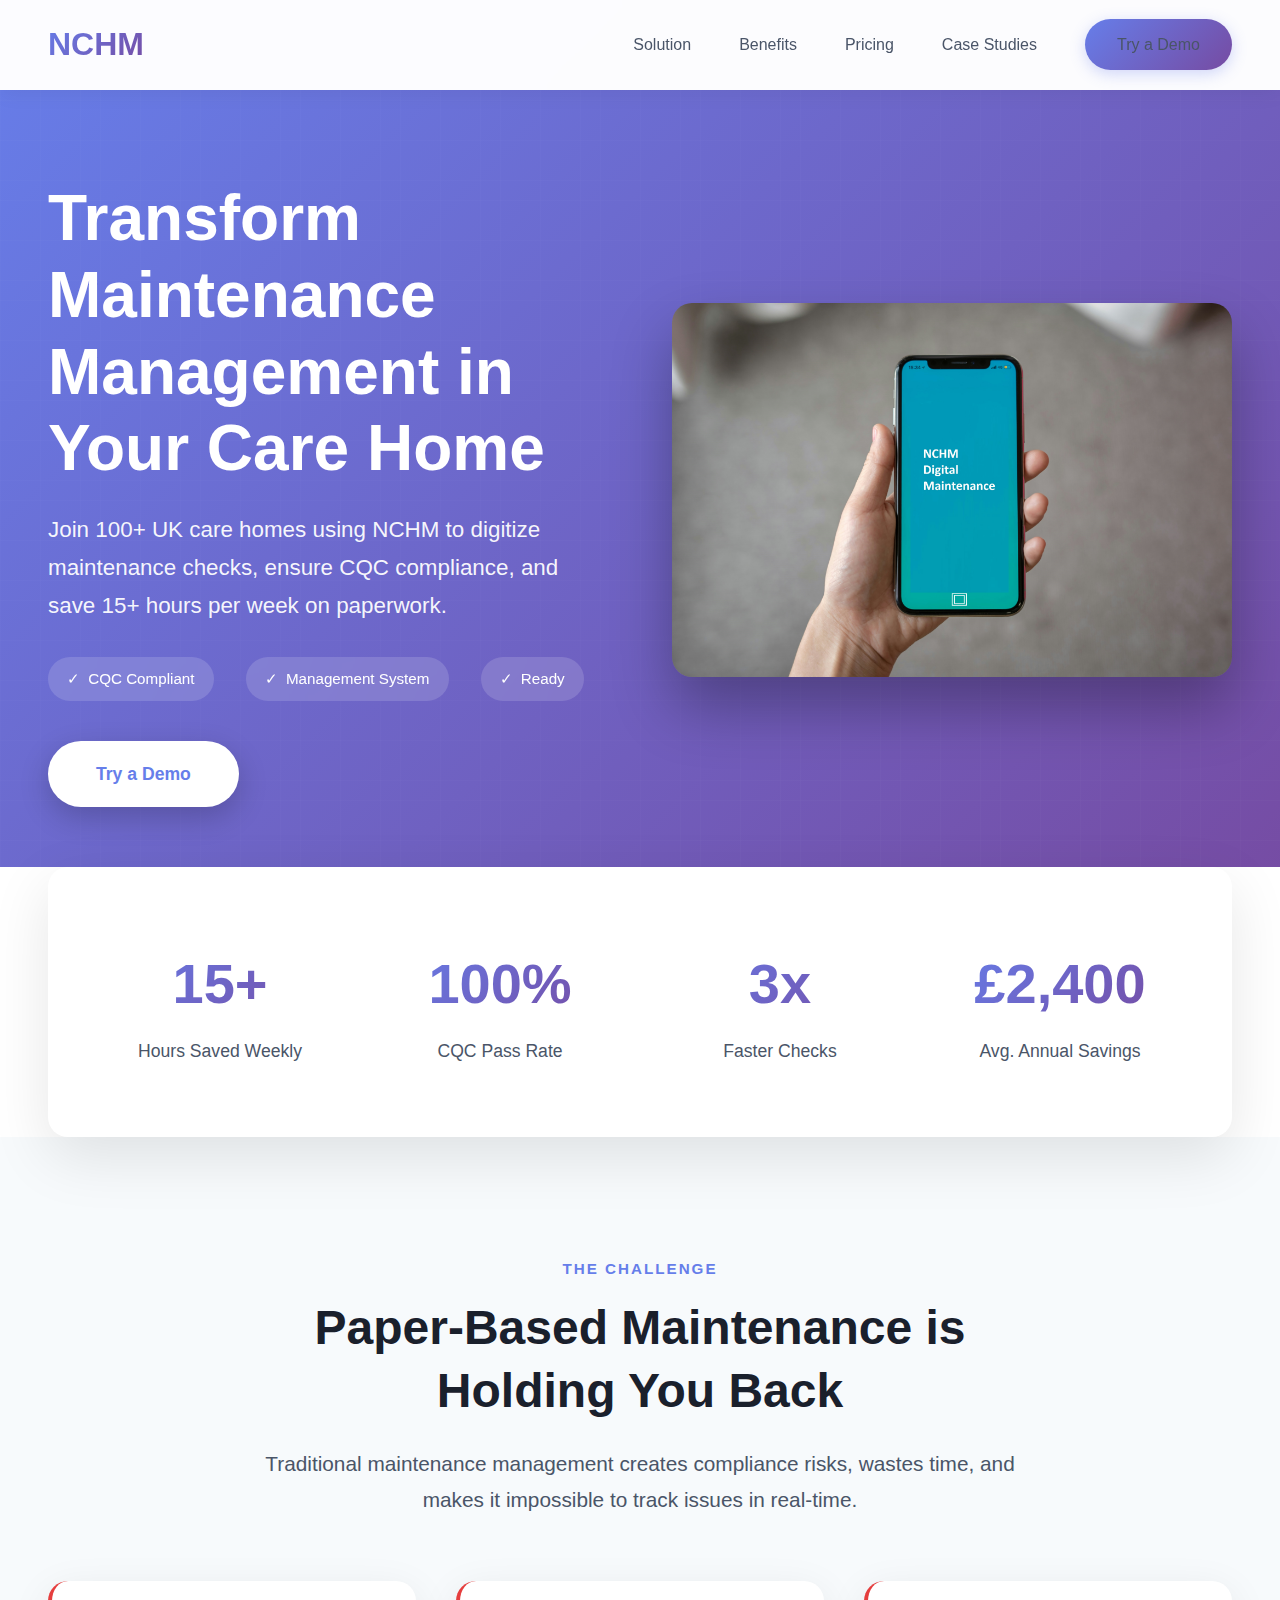
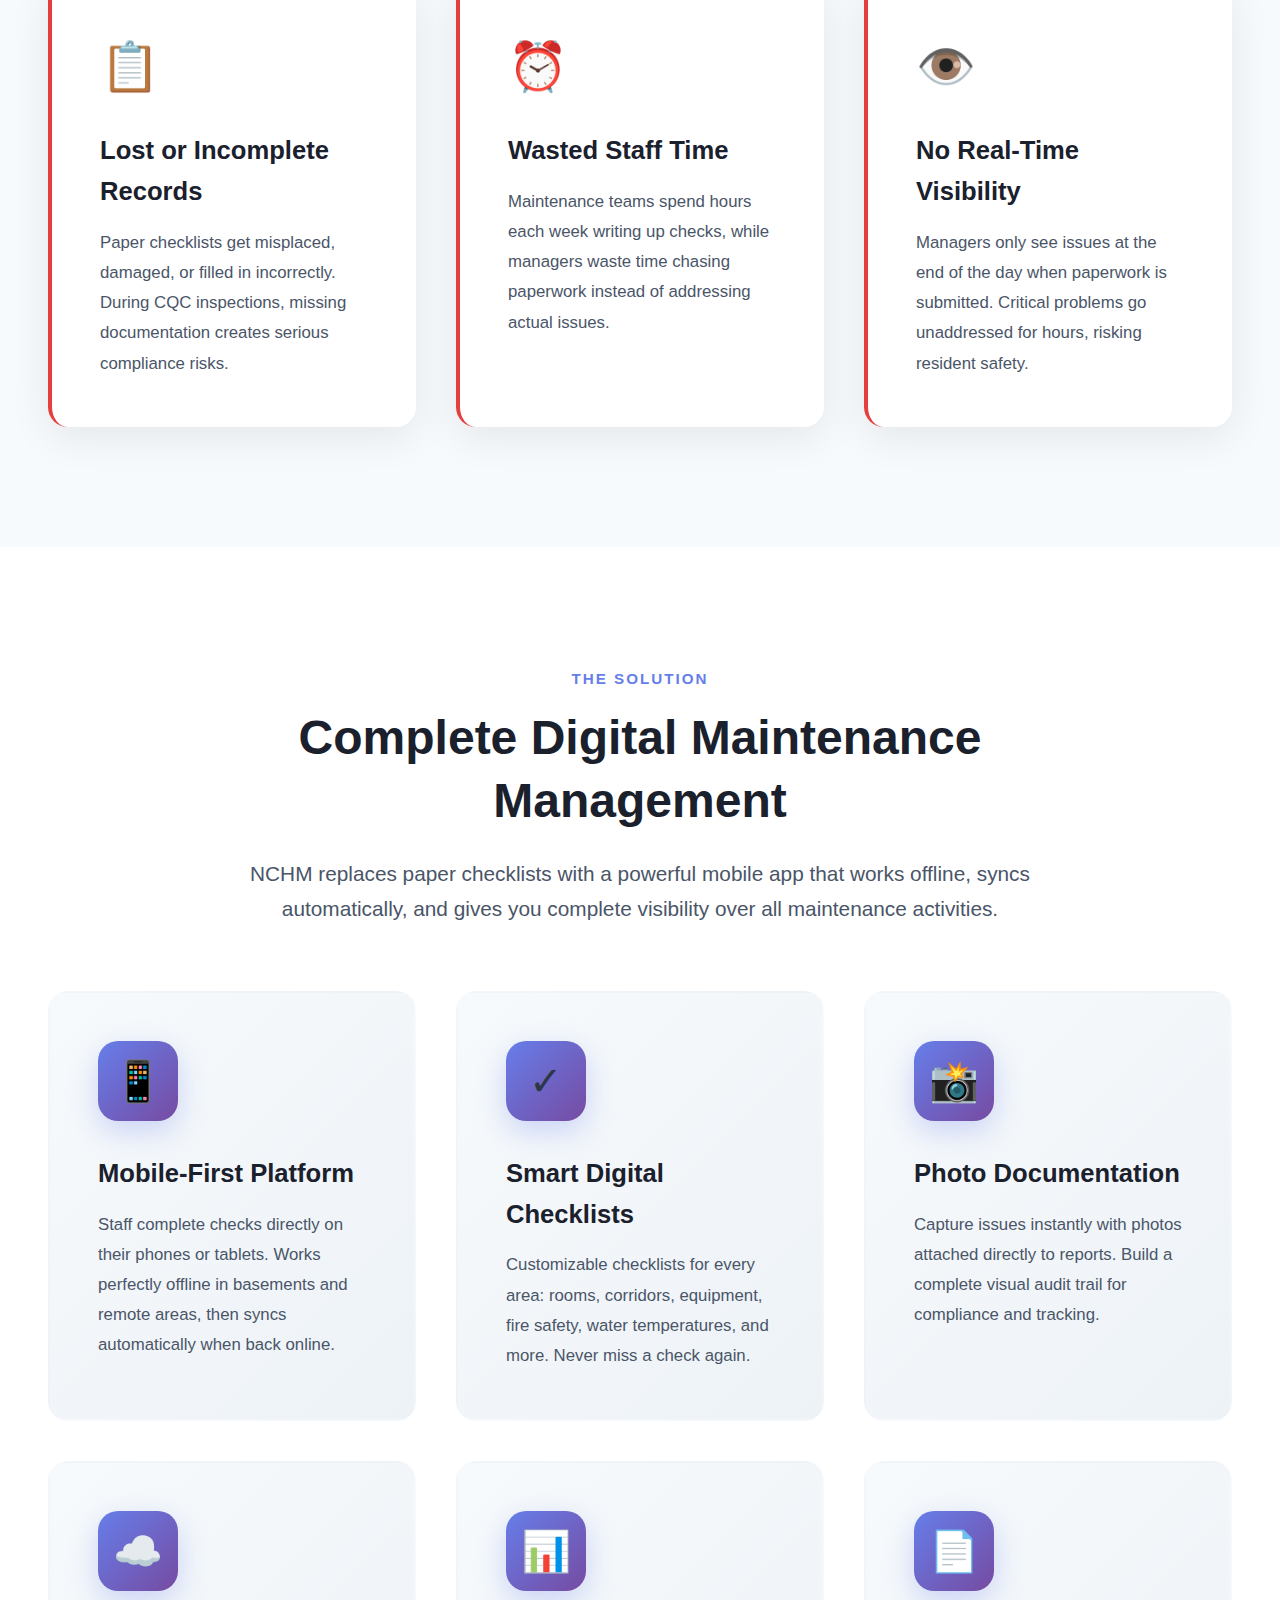
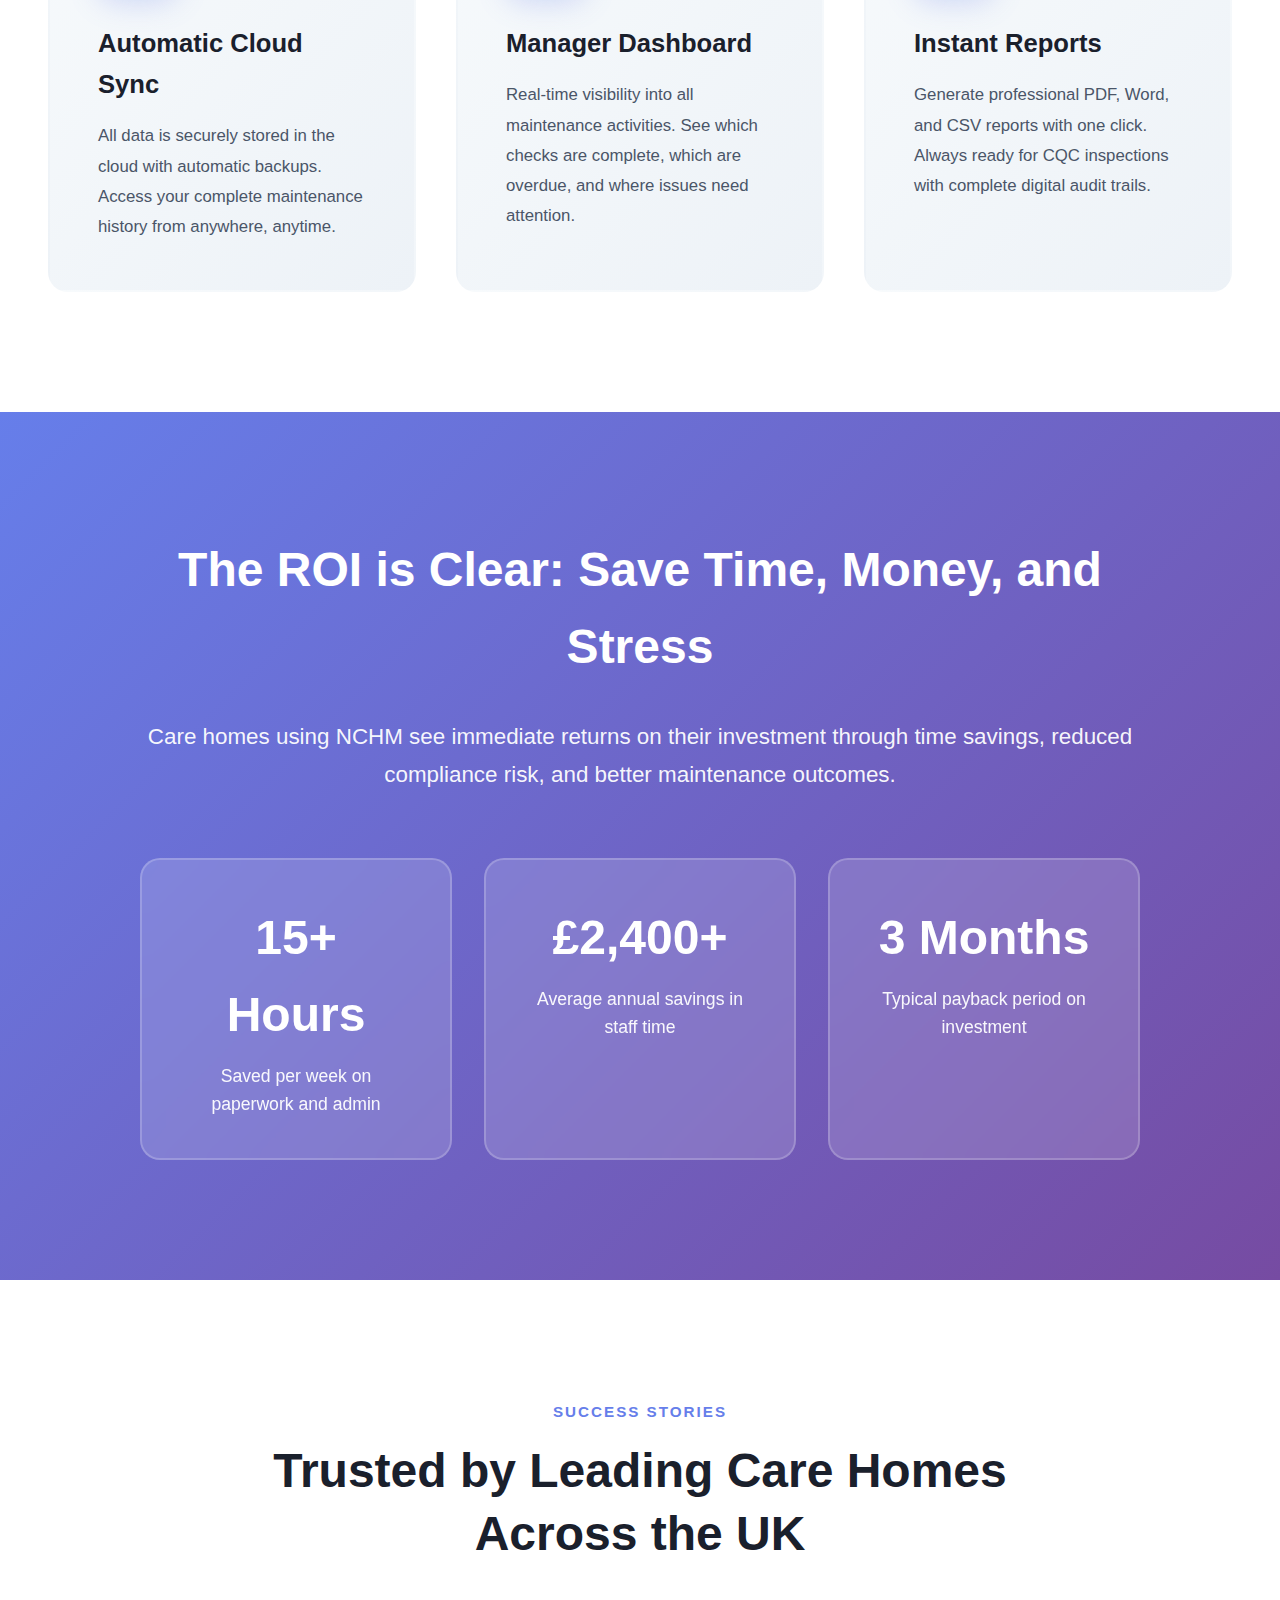
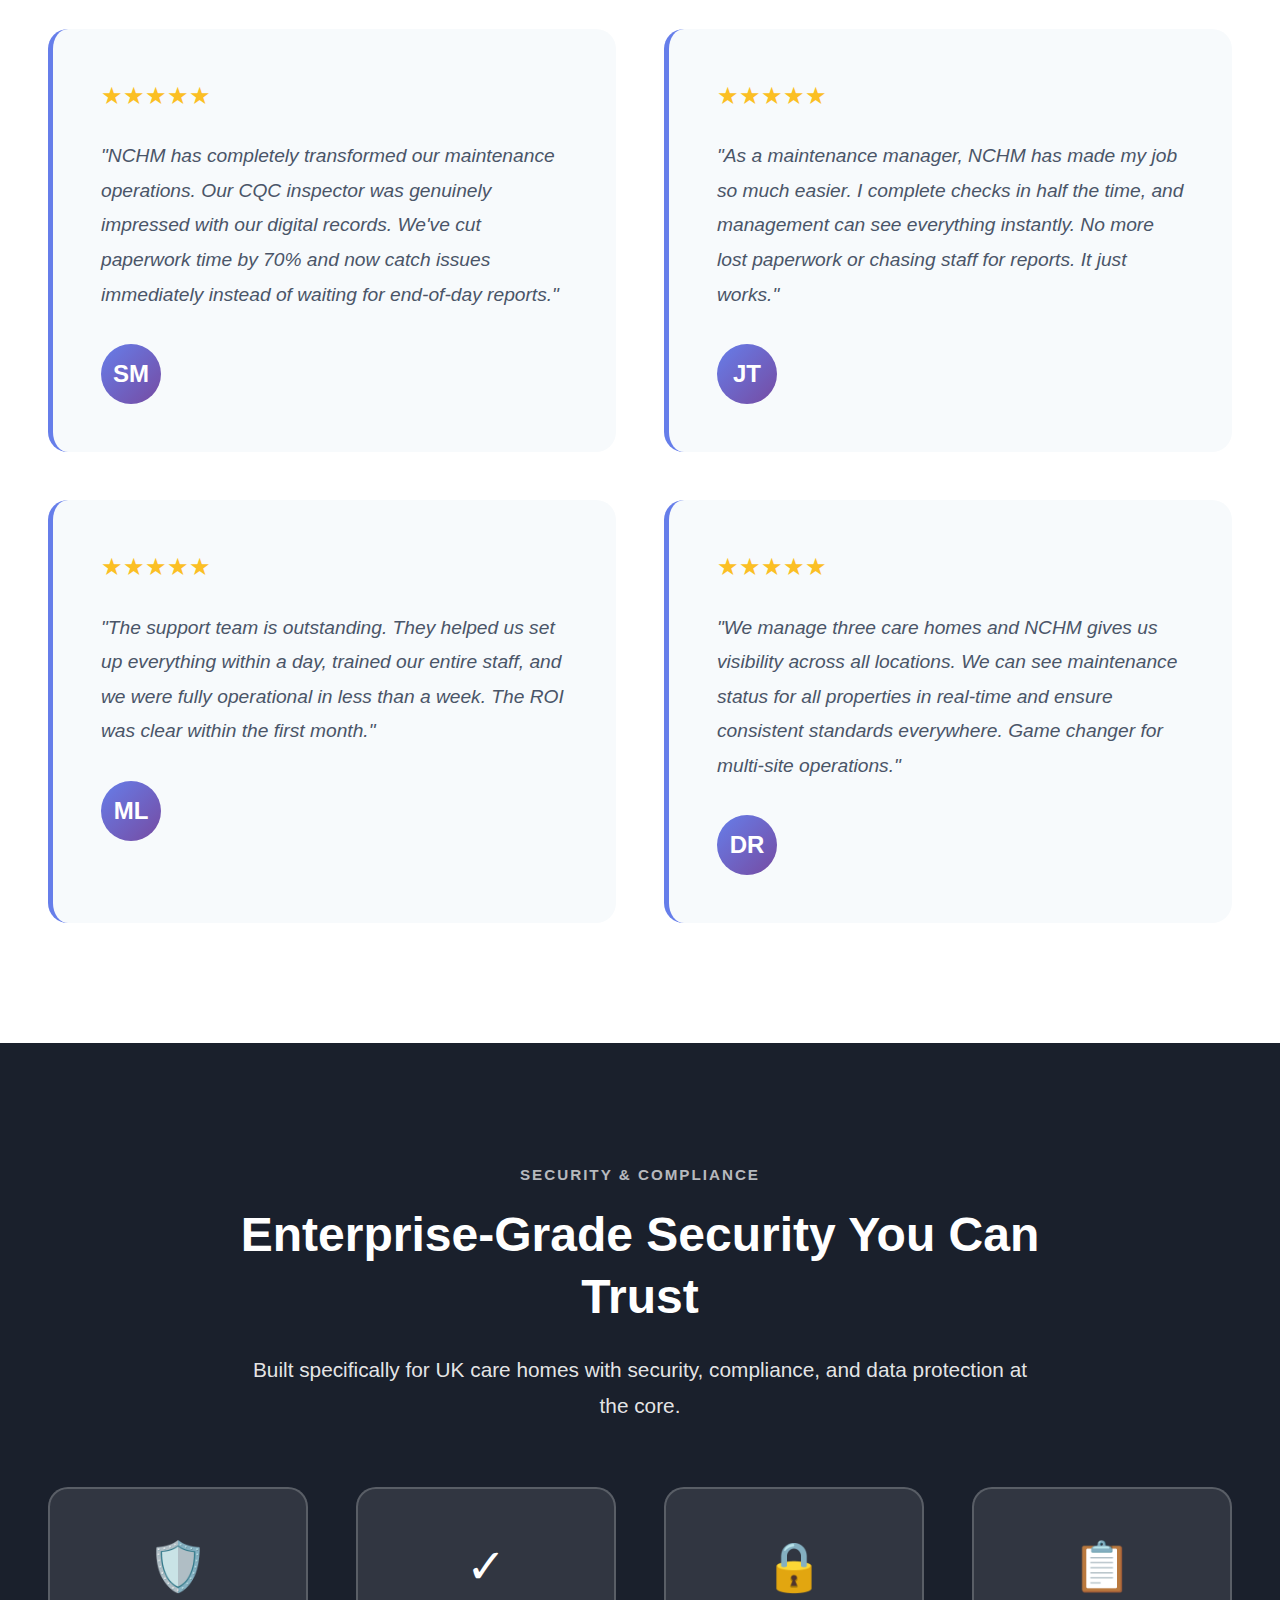
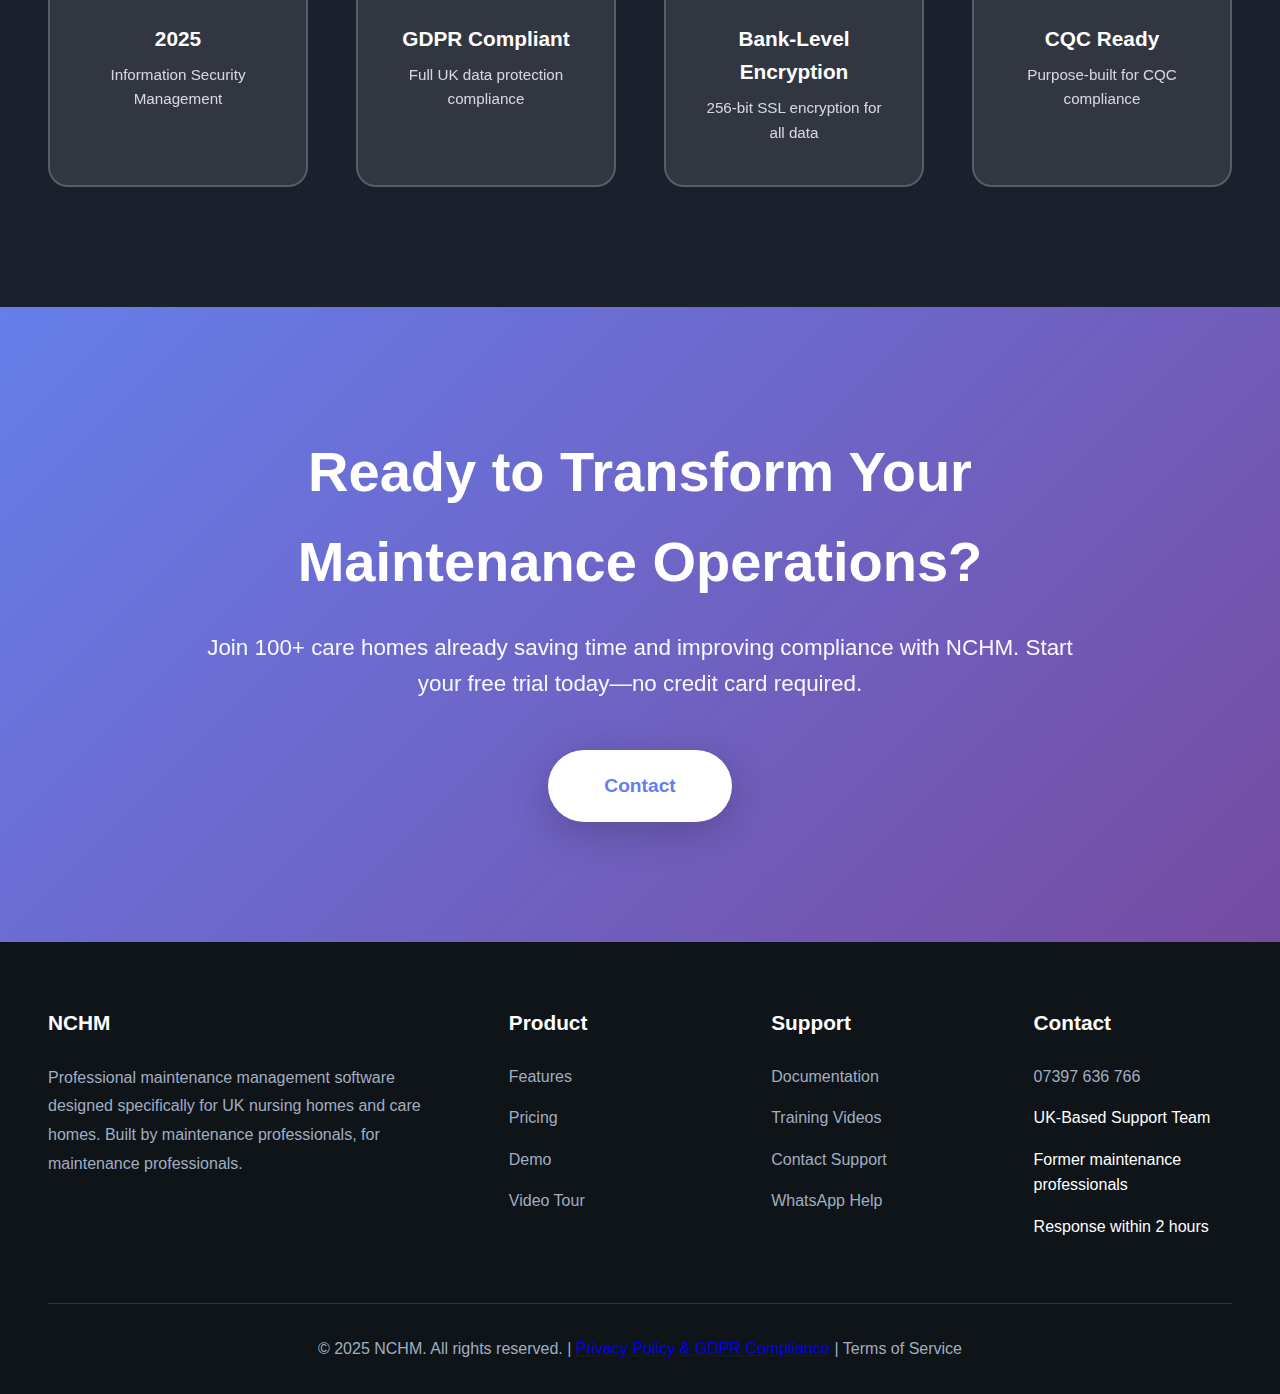
<file: index.html>
<!DOCTYPE html>
<html lang="en">
<head>
    <meta charset="UTF-8">
    <meta name="viewport" content="width=device-width, initial-scale=1.0">
    <title>NCHM - Enterprise Maintenance Management for Care Homes | Digital Compliance Solution</title>
    <link rel="icon" type="image/png" sizes="32x32" href="favicon-32.png">
    <style>
        * {
            margin: 0;
            padding: 0;
            box-sizing: border-box;
        }
        
        :root {
            --primary: #667eea;
            --primary-dark: #5568d3;
            --secondary: #764ba2;
            --accent: #f093fb;
            --dark: #1a202c;
            --gray: #4a5568;
            --light-gray: #f7fafc;
            --success: #48bb78;
        }
        
        body {
            font-family: -apple-system, BlinkMacSystemFont, 'Segoe UI', Roboto, 'Helvetica Neue', Arial, sans-serif;
            line-height: 1.6;
            color: #2d3748;
            overflow-x: hidden;
        }
        
        /* Navigation */
        .navbar {
            position: fixed;
            width: 100%;
            top: 0;
            z-index: 1000;
            background: rgba(255, 255, 255, 0.98);
            backdrop-filter: blur(10px);
            box-shadow: 0 4px 20px rgba(0, 0, 0, 0.05);
            transition: all 0.3s ease;
        }
        
        .navbar.scrolled {
            background: rgba(255, 255, 255, 0.95);
            box-shadow: 0 4px 30px rgba(0, 0, 0, 0.1);
        }
        
        .nav-container {
            max-width: 1400px;
            margin: 0 auto;
            padding: 1.2rem 3rem;
            display: flex;
            justify-content: space-between;
            align-items: center;
        }
        
        .logo-section {
            display: flex;
            align-items: center;
            gap: 1rem;
        }
        
        .logo {
            font-size: 2rem;
            font-weight: 800;
            background: linear-gradient(135deg, var(--primary), var(--secondary));
            -webkit-background-clip: text;
            -webkit-text-fill-color: transparent;
            background-clip: text;
        }
        
        .nav-menu {
            display: flex;
            gap: 3rem;
            align-items: center;
        }
        
        .nav-menu a {
            color: var(--gray);
            text-decoration: none;
            font-weight: 500;
            font-size: 1rem;
            transition: color 0.3s;
            position: relative;
        }
        
        .nav-menu a::after {
            content: '';
            position: absolute;
            bottom: -5px;
            left: 0;
            width: 0;
            height: 2px;
            background: var(--primary);
            transition: width 0.3s;
        }
        
        .nav-menu a:hover {
            color: var(--primary);
        }
        
        .nav-menu a:hover::after {
            width: 100%;
        }
        
        .nav-cta {
            background: linear-gradient(135deg, var(--primary), var(--secondary));
            color: white;
            padding: 0.8rem 2rem;
            border-radius: 50px;
            text-decoration: none;
            font-weight: 600;
            transition: all 0.3s;
            box-shadow: 0 4px 15px rgba(102, 126, 234, 0.3);
        }
        
        .nav-cta:hover {
            transform: translateY(-2px);
            box-shadow: 0 6px 25px rgba(102, 126, 234, 0.4);
        }
        
        /* Hero Section */
        .hero {
            background: linear-gradient(135deg, #667eea 0%, #764ba2 100%);
            padding: 180px 3rem 120px;
            position: relative;
            overflow: hidden;
        }
        
        .hero::before {
            content: '';
            position: absolute;
            top: 0;
            left: 0;
            right: 0;
            bottom: 0;
            background: url('data:image/svg+xml,<svg width="100" height="100" xmlns="http://www.w3.org/2000/svg"><defs><pattern id="grid" width="40" height="40" patternUnits="userSpaceOnUse"><path d="M 40 0 L 0 0 0 40" fill="none" stroke="rgba(255,255,255,0.1)" stroke-width="1"/></pattern></defs><rect width="100" height="100" fill="url(%23grid)"/></svg>');
            opacity: 0.3;
        }
        
        .hero-container {
            max-width: 1400px;
            margin: 0 auto;
            display: grid;
            grid-template-columns: 1fr 1fr;
            gap: 4rem;
            align-items: center;
            position: relative;
            z-index: 1;
        }
        
        .hero-content h1 {
            font-size: 4rem;
            color: white;
            line-height: 1.2;
            margin-bottom: 1.5rem;
            font-weight: 800;
            animation: fadeInUp 0.8s ease;
        }
        
        .hero-subtitle {
            font-size: 1.4rem;
            color: rgba(255, 255, 255, 0.95);
            margin-bottom: 2rem;
            line-height: 1.7;
            animation: fadeInUp 1s ease;
        }
        
        .trust-badges {
            display: flex;
            gap: 2rem;
            margin-bottom: 2.5rem;
            flex-wrap: wrap;
            animation: fadeInUp 1.2s ease;
        }
        
        .trust-badge {
            display: flex;
            align-items: center;
            gap: 0.5rem;
            color: white;
            font-size: 0.95rem;
            background: rgba(255, 255, 255, 0.15);
            padding: 0.6rem 1.2rem;
            border-radius: 50px;
            backdrop-filter: blur(10px);
        }
        
        .hero-buttons {
            display: flex;
            gap: 1.5rem;
            animation: fadeInUp 1.4s ease;
        }
        
        .btn-primary {
            background: white;
            color: var(--primary);
            padding: 1.2rem 3rem;
            border-radius: 50px;
            text-decoration: none;
            font-weight: 700;
            font-size: 1.1rem;
            transition: all 0.3s;
            box-shadow: 0 10px 30px rgba(0, 0, 0, 0.2);
            display: inline-block;
        }
        
        .btn-primary:hover {
            transform: translateY(-3px);
            box-shadow: 0 15px 40px rgba(0, 0, 0, 0.3);
        }
        
        .btn-secondary {
            background: transparent;
            color: white;
            padding: 1.2rem 3rem;
            border: 2px solid white;
            border-radius: 50px;
            text-decoration: none;
            font-weight: 600;
            font-size: 1.1rem;
            transition: all 0.3s;
            display: inline-block;
        }
        
        .btn-secondary:hover {
            background: white;
            color: var(--primary);
            transform: translateY(-3px);
        }
        
        .hero-image {
            position: relative;
            animation: fadeIn 1.5s ease;
        }
        
        .hero-image img {
            width: 100%;
            border-radius: 20px;
            box-shadow: 0 30px 60px rgba(0, 0, 0, 0.3);
        }
        
        @keyframes fadeInUp {
            from {
                opacity: 0;
                transform: translateY(40px);
            }
            to {
                opacity: 1;
                transform: translateY(0);
            }
        }
        
        @keyframes fadeIn {
            from { opacity: 0; }
            to { opacity: 1; }
        }
        
        /* Stats Section */
        .stats-section {
            background: white;
            padding: 0;
            margin-top: -60px;
            position: relative;
            z-index: 10;
        }
        
        .stats-container {
            max-width: 1400px;
            margin: 0 auto;
            padding: 0 3rem;
        }
        
        .stats-grid {
            display: grid;
            grid-template-columns: repeat(4, 1fr);
            gap: 2rem;
            background: white;
            padding: 3rem;
            border-radius: 20px;
            box-shadow: 0 20px 60px rgba(0, 0, 0, 0.1);
        }
        
        .stat-card {
            text-align: center;
            padding: 1.5rem;
        }
        
        .stat-number {
            font-size: 3.5rem;
            font-weight: 800;
            background: linear-gradient(135deg, var(--primary), var(--secondary));
            -webkit-background-clip: text;
            -webkit-text-fill-color: transparent;
            background-clip: text;
            margin-bottom: 0.5rem;
        }
        
        .stat-label {
            color: var(--gray);
            font-size: 1.1rem;
            font-weight: 500;
        }
        
        /* Problem Section */
        .problem-section {
            padding: 120px 3rem;
            background: var(--light-gray);
        }
        
        .section-container {
            max-width: 1400px;
            margin: 0 auto;
        }
        
        .section-header {
            text-align: center;
            max-width: 800px;
            margin: 0 auto 4rem;
        }
        
        .section-label {
            color: var(--primary);
            font-weight: 700;
            font-size: 0.95rem;
            text-transform: uppercase;
            letter-spacing: 2px;
            margin-bottom: 1rem;
        }
        
        .section-title {
            font-size: 3rem;
            font-weight: 800;
            color: var(--dark);
            margin-bottom: 1.5rem;
            line-height: 1.3;
        }
        
        .section-subtitle {
            font-size: 1.3rem;
            color: var(--gray);
            line-height: 1.7;
        }
        
        .problem-grid {
            display: grid;
            grid-template-columns: repeat(3, 1fr);
            gap: 2.5rem;
            margin-top: 4rem;
        }
        
        .problem-card {
            background: white;
            padding: 3rem;
            border-radius: 20px;
            box-shadow: 0 10px 40px rgba(0, 0, 0, 0.08);
            transition: transform 0.3s, box-shadow 0.3s;
            border-left: 4px solid #e53e3e;
        }
        
        .problem-card:hover {
            transform: translateY(-8px);
            box-shadow: 0 20px 60px rgba(0, 0, 0, 0.12);
        }
        
        .problem-icon {
            font-size: 3rem;
            margin-bottom: 1.5rem;
        }
        
        .problem-card h3 {
            font-size: 1.6rem;
            color: var(--dark);
            margin-bottom: 1rem;
            font-weight: 700;
        }
        
        .problem-card p {
            color: var(--gray);
            line-height: 1.8;
            font-size: 1.05rem;
        }
        
        /* Solution Section */
        .solution-section {
            padding: 120px 3rem;
            background: white;
        }
        
        .solution-grid {
            display: grid;
            grid-template-columns: repeat(3, 1fr);
            gap: 2.5rem;
            margin-top: 4rem;
        }
        
        .solution-card {
            background: linear-gradient(135deg, #f7fafc 0%, #edf2f7 100%);
            padding: 3rem;
            border-radius: 20px;
            transition: all 0.3s;
            border: 2px solid transparent;
        }
        
        .solution-card:hover {
            transform: translateY(-8px);
            border-color: var(--primary);
            box-shadow: 0 20px 60px rgba(102, 126, 234, 0.15);
        }
        
        .solution-icon {
            width: 80px;
            height: 80px;
            background: linear-gradient(135deg, var(--primary), var(--secondary));
            border-radius: 20px;
            display: flex;
            align-items: center;
            justify-content: center;
            font-size: 2.5rem;
            margin-bottom: 2rem;
            box-shadow: 0 10px 30px rgba(102, 126, 234, 0.3);
        }
        
        .solution-card h3 {
            font-size: 1.6rem;
            color: var(--dark);
            margin-bottom: 1rem;
            font-weight: 700;
        }
        
        .solution-card p {
            color: var(--gray);
            line-height: 1.8;
            font-size: 1.05rem;
        }
        
        /* ROI Calculator Section */
        .roi-section {
            padding: 120px 3rem;
            background: linear-gradient(135deg, #667eea 0%, #764ba2 100%);
            color: white;
        }
        
        .roi-container {
            max-width: 1000px;
            margin: 0 auto;
            text-align: center;
        }
        
        .roi-container h2 {
            font-size: 3rem;
            margin-bottom: 2rem;
            font-weight: 800;
        }
        
        .roi-grid {
            display: grid;
            grid-template-columns: repeat(3, 1fr);
            gap: 2rem;
            margin-top: 4rem;
        }
        
        .roi-card {
            background: rgba(255, 255, 255, 0.15);
            padding: 2.5rem;
            border-radius: 20px;
            backdrop-filter: blur(10px);
            border: 2px solid rgba(255, 255, 255, 0.2);
        }
        
        .roi-card h3 {
            font-size: 3rem;
            font-weight: 800;
            margin-bottom: 0.5rem;
        }
        
        .roi-card p {
            font-size: 1.1rem;
            opacity: 0.95;
        }
        
        /* Testimonials */
        .testimonials-section {
            padding: 120px 3rem;
            background: white;
        }
        
        .testimonials-grid {
            display: grid;
            grid-template-columns: repeat(2, 1fr);
            gap: 3rem;
            margin-top: 4rem;
        }
        
        .testimonial {
            background: var(--light-gray);
            padding: 3rem;
            border-radius: 20px;
            border-left: 5px solid var(--primary);
            transition: all 0.3s;
        }
        
        .testimonial:hover {
            transform: translateY(-5px);
            box-shadow: 0 20px 50px rgba(0, 0, 0, 0.1);
        }
        
        .testimonial-stars {
            color: #fbbf24;
            font-size: 1.5rem;
            margin-bottom: 1.5rem;
        }
        
        .testimonial-text {
            font-size: 1.2rem;
            line-height: 1.8;
            color: var(--gray);
            margin-bottom: 2rem;
            font-style: italic;
        }
        
        .testimonial-author {
            display: flex;
            align-items: center;
            gap: 1rem;
        }
        
        .author-avatar {
            width: 60px;
            height: 60px;
            border-radius: 50%;
            background: linear-gradient(135deg, var(--primary), var(--secondary));
            display: flex;
            align-items: center;
            justify-content: center;
            color: white;
            font-size: 1.5rem;
            font-weight: 700;
        }
        
        .author-info h4 {
            font-size: 1.1rem;
            color: var(--dark);
            margin-bottom: 0.3rem;
        }
        
        .author-info p {
            color: var(--gray);
            font-size: 0.95rem;
        }
        
        /* Compliance Section */
        .compliance-section {
            padding: 120px 3rem;
            background: var(--dark);
            color: white;
        }
        
        .compliance-grid {
            display: grid;
            grid-template-columns: repeat(4, 1fr);
            gap: 3rem;
            margin-top: 4rem;
        }
        
        .compliance-badge {
            background: rgba(255, 255, 255, 0.1);
            padding: 2.5rem;
            border-radius: 20px;
            text-align: center;
            border: 2px solid rgba(255, 255, 255, 0.2);
            transition: all 0.3s;
        }
        
        .compliance-badge:hover {
            background: rgba(255, 255, 255, 0.15);
            transform: translateY(-5px);
        }
        
        .compliance-badge-icon {
            font-size: 3rem;
            margin-bottom: 1rem;
        }
        
        .compliance-badge h3 {
            font-size: 1.3rem;
            margin-bottom: 0.5rem;
        }
        
        .compliance-badge p {
            font-size: 0.95rem;
            opacity: 0.8;
        }
        
        /* CTA Section */
        .cta-section {
            padding: 120px 3rem;
            background: linear-gradient(135deg, var(--primary) 0%, var(--secondary) 100%);
            text-align: center;
            color: white;
        }
        
        .cta-container {
            max-width: 900px;
            margin: 0 auto;
        }
        
        .cta-container h2 {
            font-size: 3.5rem;
            margin-bottom: 1.5rem;
            font-weight: 800;
        }
        
        .cta-container p {
            font-size: 1.4rem;
            margin-bottom: 3rem;
            opacity: 0.95;
        }
        
        .cta-buttons {
            display: flex;
            gap: 2rem;
            justify-content: center;
        }
        
        .btn-white {
            background: white;
            color: var(--primary);
            padding: 1.3rem 3.5rem;
            border-radius: 50px;
            text-decoration: none;
            font-weight: 700;
            font-size: 1.2rem;
            transition: all 0.3s;
            box-shadow: 0 10px 40px rgba(0, 0, 0, 0.2);
        }
        
        .btn-white:hover {
            transform: translateY(-5px);
            box-shadow: 0 15px 50px rgba(0, 0, 0, 0.3);
        }
        
        .btn-outline {
            background: transparent;
            color: white;
            padding: 1.3rem 3.5rem;
            border: 3px solid white;
            border-radius: 50px;
            text-decoration: none;
            font-weight: 700;
            font-size: 1.2rem;
            transition: all 0.3s;
        }
        
        .btn-outline:hover {
            background: white;
            color: var(--primary);
            transform: translateY(-5px);
        }
        
        /* Footer */
        .footer {
            background: #0f1419;
            color: white;
            padding: 4rem 3rem 2rem;
        }
        
        .footer-content {
            max-width: 1400px;
            margin: 0 auto;
            display: grid;
            grid-template-columns: 2fr 1fr 1fr 1fr;
            gap: 4rem;
            margin-bottom: 3rem;
        }
        
        .footer-section h4 {
            font-size: 1.3rem;
            margin-bottom: 1.5rem;
            font-weight: 700;
        }
        
        .footer-section p {
            color: #a0aec0;
            line-height: 1.8;
            margin-bottom: 1.5rem;
        }
        
        .footer-section ul {
            list-style: none;
        }
        
        .footer-section ul li {
            margin-bottom: 1rem;
        }
        
        .footer-section a {
            color: #a0aec0;
            text-decoration: none;
            transition: color 0.3s;
            font-size: 1rem;
        }
        
        .footer-section a:hover {
            color: white;
        }
        
        .footer-bottom {
            max-width: 1400px;
            margin: 0 auto;
            padding-top: 2rem;
            border-top: 1px solid #2d3748;
            text-align: center;
            color: #a0aec0;
        }
        
        /* Mobile Responsive */
        @media (max-width: 1024px) {
            .nav-menu {
                display: none;
            }
            
            .hero-container {
                grid-template-columns: 1fr;
            }
            
            .stats-grid {
                grid-template-columns: repeat(2, 1fr);
            }
            
            .problem-grid,
            .solution-grid {
                grid-template-columns: 1fr;
            }
            
            .roi-grid {
                grid-template-columns: 1fr;
            }
            
            .testimonials-grid {
                grid-template-columns: 1fr;
            }
            
            .compliance-grid {
                grid-template-columns: repeat(2, 1fr);
            }
            
            .footer-content {
                grid-template-columns: 1fr;
            }
            
            .hero-content h1 {
                font-size: 2.5rem;
            }
            
            .section-title {
                font-size: 2rem;
            }
            
            .hero-buttons,
            .cta-buttons {
                flex-direction: column;
            }
        }
        
        @media (max-width: 768px) {
            .nav-container {
                padding: 1rem 1.5rem;
            }
            
            .hero {
                padding: 120px 1.5rem 80px;
            }
            
            .stats-grid {
                grid-template-columns: 1fr;
                padding: 2rem;
            }
            
            .compliance-grid {
                grid-template-columns: 1fr;
            }
            
            .section-container,
            .stats-container,
            .roi-container,
            .cta-container {
                padding: 0 1.5rem;
            }
            
            .problem-section,
            .solution-section,
            .roi-section,
            .testimonials-section,
            .compliance-section,
            .cta-section {
                padding: 80px 1.5rem;
            }
        }
    </style>
</head>
<body>
    <!-- Navigation -->
    <nav class="navbar">
        <div class="nav-container">
            <div class="logo-section">
                <div class="logo">NCHM</div>
            </div>
            <div class="nav-menu">
                <a href="#solution">Solution</a>
                <a href="#benefits">Benefits</a>
                <a href="/pricelist.html">Pricing</a>
                <a href="#testimonials">Case Studies</a>
                <a href="/maintenance-app.html" class="nav-cta">Try a Demo</a>
            </div>
        </div>
    </nav>

    <!-- Hero Section -->
    <section class="hero">
        <div class="hero-container">
            <div class="hero-content">
                <h1>Transform Maintenance Management in Your Care Home</h1>
                <p class="hero-subtitle">Join 100+ UK care homes using NCHM to digitize maintenance checks, ensure CQC compliance, and save 15+ hours per week on paperwork.</p>
                
                <div class="trust-badges">
                    <div class="trust-badge">
                        <span>✓</span> CQC Compliant
                    </div>
                    <div class="trust-badge">
                        <span>✓</span>  Management System
                    </div>
                    <div class="trust-badge">
                        <span>✓</span>  Ready
                    </div>
                </div>
                
                <div class="hero-buttons">
                    <a href="/maintenance-app.html" class="btn-primary">Try a Demo</a>
                    
                </div>
            </div>
            
            <div class="hero-image">
                <img src="/cell.jpg" alt="NCHM Mobile App">
            </div>
        </div>
    </section>

    <!-- Stats Section -->
    <section class="stats-section">
        <div class="stats-container">
            <div class="stats-grid">
                <div class="stat-card">
                    <div class="stat-number">15+</div>
                    <div class="stat-label">Hours Saved Weekly</div>
                </div>
                <div class="stat-card">
                    <div class="stat-number">100%</div>
                    <div class="stat-label">CQC Pass Rate</div>
                </div>
                <div class="stat-card">
                    <div class="stat-number">3x</div>
                    <div class="stat-label">Faster Checks</div>
                </div>
                <div class="stat-card">
                    <div class="stat-number">£2,400</div>
                    <div class="stat-label">Avg. Annual Savings</div>
                </div>
            </div>
        </div>
    </section>

    <!-- Problem Section -->
    <section class="problem-section">
        <div class="section-container">
            <div class="section-header">
                <div class="section-label">THE CHALLENGE</div>
                <h2 class="section-title">Paper-Based Maintenance is Holding You Back</h2>
                <p class="section-subtitle">Traditional maintenance management creates compliance risks, wastes time, and makes it impossible to track issues in real-time.</p>
            </div>
            
            <div class="problem-grid">
                <div class="problem-card">
                    <div class="problem-icon">📋</div>
                    <h3>Lost or Incomplete Records</h3>
                    <p>Paper checklists get misplaced, damaged, or filled in incorrectly. During CQC inspections, missing documentation creates serious compliance risks.</p>
                </div>
                
                <div class="problem-card">
                    <div class="problem-icon">⏰</div>
                    <h3>Wasted Staff Time</h3>
                    <p>Maintenance teams spend hours each week writing up checks, while managers waste time chasing paperwork instead of addressing actual issues.</p>
                </div>
                
                <div class="problem-card">
                    <div class="problem-icon">👁️</div>
                    <h3>No Real-Time Visibility</h3>
                    <p>Managers only see issues at the end of the day when paperwork is submitted. Critical problems go unaddressed for hours, risking resident safety.</p>
                </div>
            </div>
        </div>
    </section>

    <!-- Solution Section -->
    <section class="solution-section" id="solution">
        <div class="section-container">
            <div class="section-header">
                <div class="section-label">THE SOLUTION</div>
                <h2 class="section-title">Complete Digital Maintenance Management</h2>
                <p class="section-subtitle">NCHM replaces paper checklists with a powerful mobile app that works offline, syncs automatically, and gives you complete visibility over all maintenance activities.</p>
            </div>
            
            <div class="solution-grid">
                <div class="solution-card">
                    <div class="solution-icon">📱</div>
                    <h3>Mobile-First Platform</h3>
                    <p>Staff complete checks directly on their phones or tablets. Works perfectly offline in basements and remote areas, then syncs automatically when back online.</p>
                </div>
                
                <div class="solution-card">
                    <div class="solution-icon">✓</div>
                    <h3>Smart Digital Checklists</h3>
                    <p>Customizable checklists for every area: rooms, corridors, equipment, fire safety, water temperatures, and more. Never miss a check again.</p>
                </div>
                
                <div class="solution-card">
                    <div class="solution-icon">📸</div>
                    <h3>Photo Documentation</h3>
                    <p>Capture issues instantly with photos attached directly to reports. Build a complete visual audit trail for compliance and tracking.</p>
                </div>
                
                <div class="solution-card">
                    <div class="solution-icon">☁️</div>
                    <h3>Automatic Cloud Sync</h3>
                    <p>All data is securely stored in the cloud with automatic backups. Access your complete maintenance history from anywhere, anytime.</p>
                </div>
                
                <div class="solution-card">
                    <div class="solution-icon">📊</div>
                    <h3>Manager Dashboard</h3>
                    <p>Real-time visibility into all maintenance activities. See which checks are complete, which are overdue, and where issues need attention.</p>
                </div>
                
                <div class="solution-card">
                    <div class="solution-icon">📄</div>
                    <h3>Instant Reports</h3>
                    <p>Generate professional PDF, Word, and CSV reports with one click. Always ready for CQC inspections with complete digital audit trails.</p>
                </div>
            </div>
        </div>
    </section>

    <!-- ROI Section -->
    <section class="roi-section" id="benefits">
        <div class="roi-container">
            <h2>The ROI is Clear: Save Time, Money, and Stress</h2>
            <p class="hero-subtitle">Care homes using NCHM see immediate returns on their investment through time savings, reduced compliance risk, and better maintenance outcomes.</p>
            
            <div class="roi-grid">
                <div class="roi-card">
                    <h3>15+ Hours</h3>
                    <p>Saved per week on paperwork and admin</p>
                </div>
                <div class="roi-card">
                    <h3>£2,400+</h3>
                    <p>Average annual savings in staff time</p>
                </div>
                <div class="roi-card">
                    <h3>3 Months</h3>
                    <p>Typical payback period on investment</p>
                </div>
            </div>
        </div>
    </section>

    <!-- Testimonials Section -->
    <section class="testimonials-section" id="testimonials">
        <div class="section-container">
            <div class="section-header">
                <div class="section-label">SUCCESS STORIES</div>
                <h2 class="section-title">Trusted by Leading Care Homes Across the UK</h2>
            </div>
            
            <div class="testimonials-grid">
                <div class="testimonial">
                    <div class="testimonial-stars">★★★★★</div>
                    <p class="testimonial-text">"NCHM has completely transformed our maintenance operations. Our CQC inspector was genuinely impressed with our digital records. We've cut paperwork time by 70% and now catch issues immediately instead of waiting for end-of-day reports."</p>
                    <div class="testimonial-author">
                        <div class="author-avatar">SM</div>
                        <div class="author-info">
                            
                        </div>
                    </div>
                </div>
                
                <div class="testimonial">
                    <div class="testimonial-stars">★★★★★</div>
                    <p class="testimonial-text">"As a maintenance manager, NCHM has made my job so much easier. I complete checks in half the time, and management can see everything instantly. No more lost paperwork or chasing staff for reports. It just works."</p>
                    <div class="testimonial-author">
                        <div class="author-avatar">JT</div>
                        <div class="author-info">
                            
                        </div>
                    </div>
                </div>
                
                <div class="testimonial">
                    <div class="testimonial-stars">★★★★★</div>
                    <p class="testimonial-text">"The support team is outstanding. They helped us set up everything within a day, trained our entire staff, and we were fully operational in less than a week. The ROI was clear within the first month."</p>
                    <div class="testimonial-author">
                        <div class="author-avatar">ML</div>
                        <div class="author-info">
                            
                        </div>
                    </div>
                </div>
                
                <div class="testimonial">
                    <div class="testimonial-stars">★★★★★</div>
                    <p class="testimonial-text">"We manage three care homes and NCHM gives us visibility across all locations. We can see maintenance status for all properties in real-time and ensure consistent standards everywhere. Game changer for multi-site operations."</p>
                    <div class="testimonial-author">
                        <div class="author-avatar">DR</div>
                        <div class="author-info">
                            
                        </div>
                    </div>
                </div>
            </div>
        </div>
    </section>

    <!-- Compliance Section -->
    <section class="compliance-section">
        <div class="section-container">
            <div class="section-header">
                <div class="section-label" style="color: rgba(255,255,255,0.7)">SECURITY & COMPLIANCE</div>
                <h2 class="section-title" style="color: white">Enterprise-Grade Security You Can Trust</h2>
                <p class="section-subtitle" style="color: rgba(255,255,255,0.9)">Built specifically for UK care homes with security, compliance, and data protection at the core.</p>
            </div>
            
            <div class="compliance-grid">
                <div class="compliance-badge">
                    <div class="compliance-badge-icon">🛡️</div>
                    <h3>2025</h3>
                    <p> Information Security Management</p>
                </div>
                
                <div class="compliance-badge">
                    <div class="compliance-badge-icon">✓</div>
                    <h3>GDPR Compliant</h3>
                    <p>Full UK data protection compliance</p>
                </div>
                
                <div class="compliance-badge">
                    <div class="compliance-badge-icon">🔒</div>
                    <h3>Bank-Level Encryption</h3>
                    <p>256-bit SSL encryption for all data</p>
                </div>
                
                <div class="compliance-badge">
                    <div class="compliance-badge-icon">📋</div>
                    <h3>CQC Ready</h3>
                    <p>Purpose-built for CQC compliance</p>
                </div>
            </div>
        </div>
    </section>

    <!-- CTA Section -->
    <section class="cta-section">
        <div class="cta-container">
            <h2>Ready to Transform Your Maintenance Operations?</h2>
            <p>Join 100+ care homes already saving time and improving compliance with NCHM. Start your free trial today—no credit card required.</p>
            
            <div class="cta-buttons">
                <a href="https://wa.me/447397636766" class="btn-white">Contact</a>
                
            </div>
        </div>
    </section>

    <!-- Footer -->
    <footer class="footer">
        <div class="footer-content">
            <div class="footer-section">
                <h4>NCHM</h4>
                <p>Professional maintenance management software designed specifically for UK nursing homes and care homes. Built by maintenance professionals, for maintenance professionals.</p>
            </div>
            
            <div class="footer-section">
                <h4>Product</h4>
                <ul>
                    <li><a href="#solution">Features</a></li>
                    <li><a href="/pricelist.html">Pricing</a></li>
                    <li><a href="/maintenance-app.html">Demo</a></li>
                    <li><a href="https://youtu.be/OY_ZNnrl32Y">Video Tour</a></li>
                </ul>
            </div>
            
            <div class="footer-section">
                <h4>Support</h4>
                <ul>
                    <li><a href="/documentation.html">Documentation</a></li>
                    <li><a href="https://youtu.be/OY_ZNnrl32Y">Training Videos</a></li>
                    <li><a href="https://wa.me/447397636766">Contact Support</a></li>
                    <li><a href="https://wa.me/447397636766">WhatsApp Help</a></li>
                </ul>
            </div>
            
            <div class="footer-section">
                <h4>Contact</h4>
                <ul>
                    <li><a href="tel:07397636766">07397 636 766</a></li>
                    <li>UK-Based Support Team</li>
                    <li>Former maintenance professionals</li>
                    <li>Response within 2 hours</li>
                </ul>
            </div>
        </div>
        
        <div class="footer-bottom">
            <p>&copy; 2025 NCHM. All rights reserved. | <a href="/privacy.html">Privacy Policy & GDPR Compliance</a> | Terms of Service</p>
        </div>
    </footer>

    <script>
        // Navbar scroll effect
        window.addEventListener('scroll', () => {
            const navbar = document.querySelector('.navbar');
            if (window.scrollY > 50) {
                navbar.classList.add('scrolled');
            } else {
                navbar.classList.remove('scrolled');
            }
        });

        // Smooth scrolling for anchor links
        document.querySelectorAll('a[href^="#"]').forEach(anchor => {
            anchor.addEventListener('click', function (e) {
                e.preventDefault();
                const target = document.querySelector(this.getAttribute('href'));
                if (target) {
                    target.scrollIntoView({
                        behavior: 'smooth',
                        block: 'start'
                    });
                }
            });
        });
    </script>
</body>
</html>
</file>
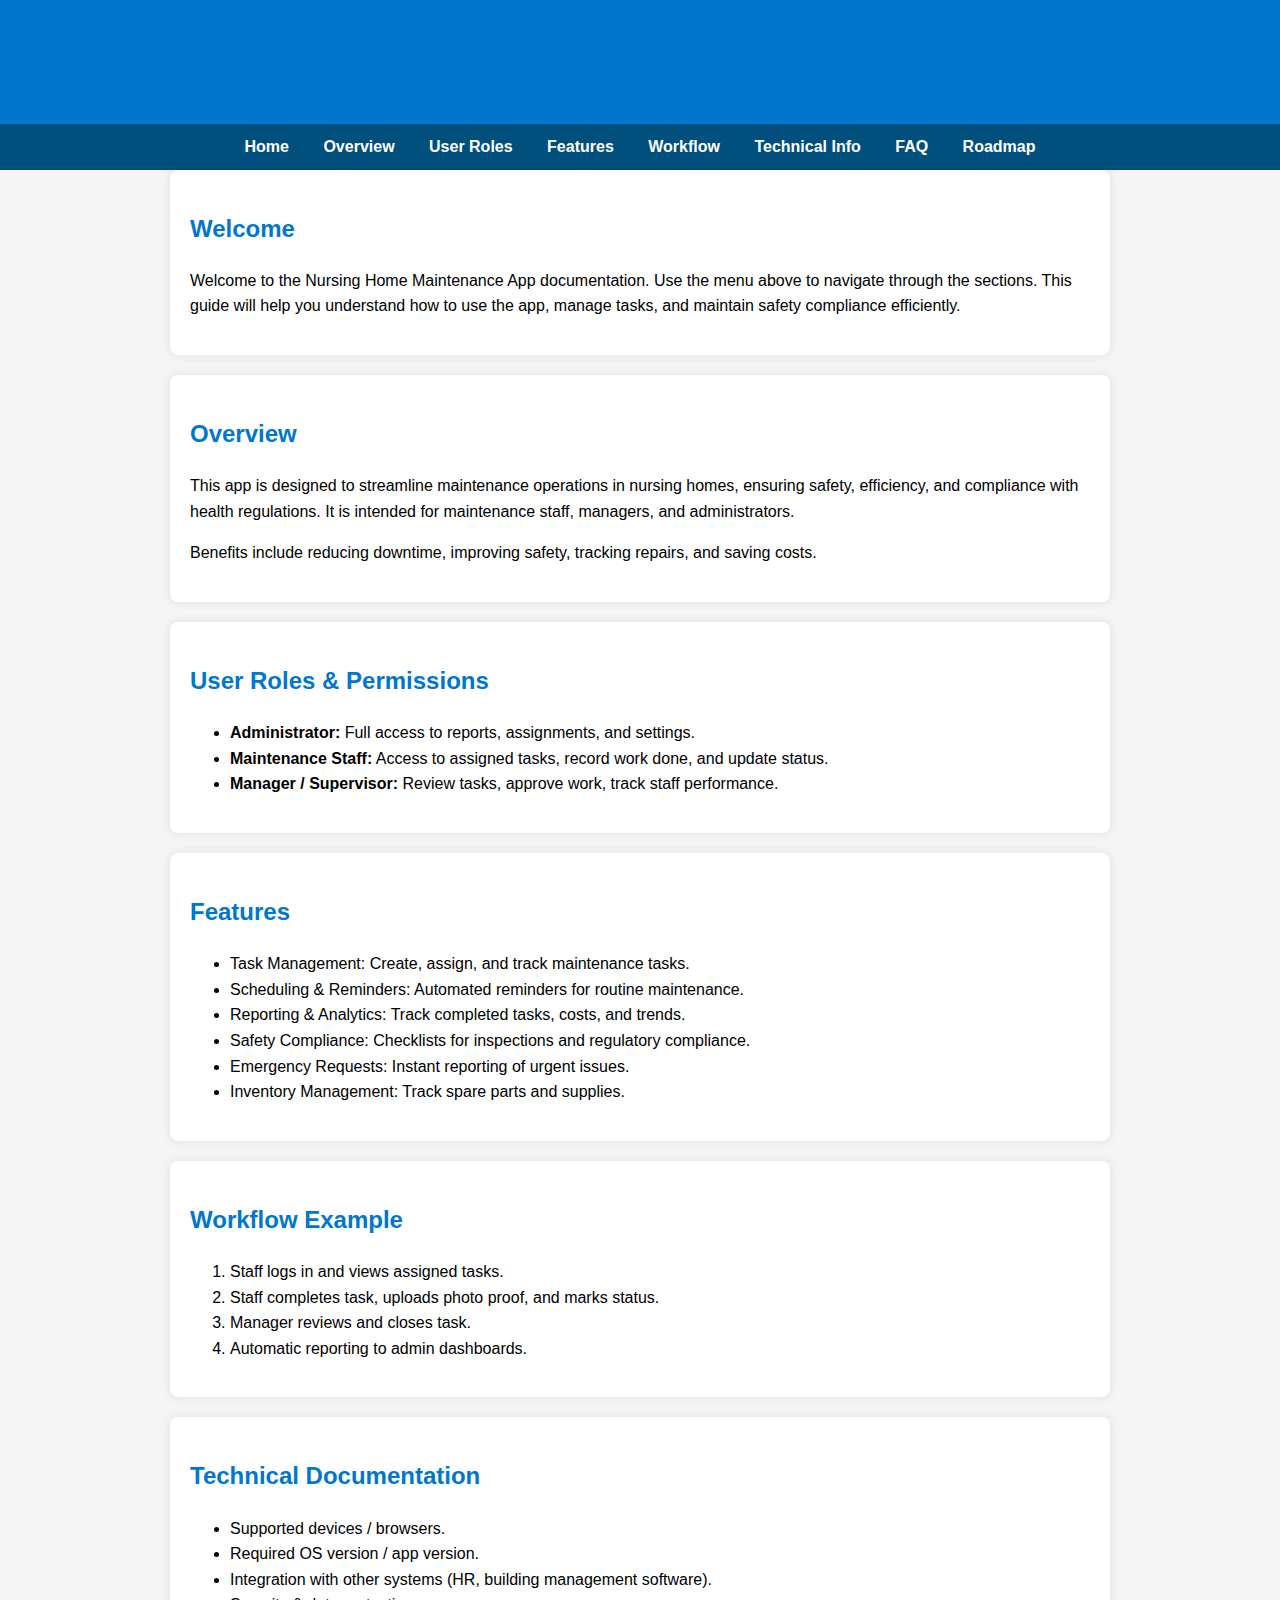
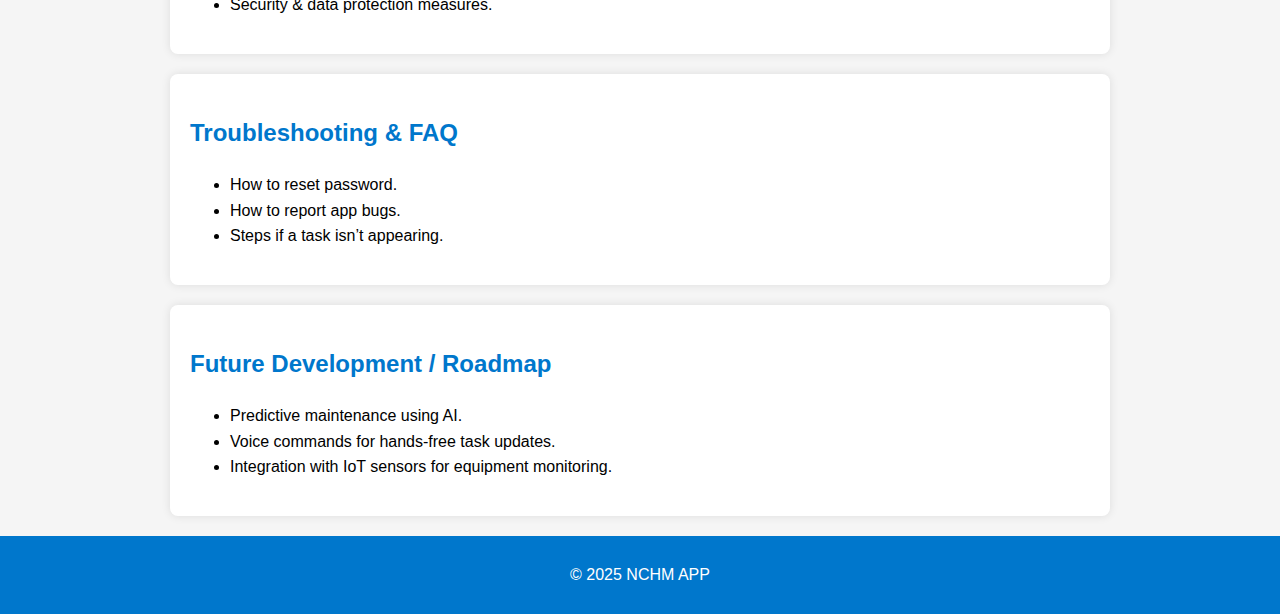
<file: documentation.html>
<!DOCTYPE html>
<html lang="en">
<head>
    <meta charset="UTF-8">
    <meta name="viewport" content="width=device-width, initial-scale=1.0">
    <title>Nursing Home Maintenance App Documentation</title>
    <style>
        body {
            font-family: Arial, sans-serif;
            line-height: 1.6;
            margin: 0;
            padding: 0;
            background: #f5f5f5;
        }
        header {
            background: #0077cc;
            color: #fff;
            padding: 15px;
            text-align: center;
        }
        nav {
            background: #004f7c;
            padding: 10px;
            text-align: center;
        }
        nav a {
            color: #fff;
            text-decoration: none;
            margin: 0 15px;
            font-weight: bold;
        }
        nav a:hover {
            text-decoration: underline;
        }
        section {
            padding: 20px;
            max-width: 900px;
            margin: auto;
            background: #fff;
            margin-bottom: 20px;
            border-radius: 8px;
            box-shadow: 0 0 10px rgba(0,0,0,0.1);
        }
        h1, h2, h3 {
            color: #0077cc;
        }
        footer {
            text-align: center;
            padding: 10px;
            background: #0077cc;
            color: #fff;
        }
    </style>
</head>
<body>
    <header>
        <h1>Nursing Home Maintenance App Documentation</h1>
    </header>

    <nav>
        <a href="/index.html">Home</a>
        <a href="#overview">Overview</a>
        <a href="#roles">User Roles</a>
        <a href="#features">Features</a>
        <a href="#workflow">Workflow</a>
        <a href="#tech">Technical Info</a>
        <a href="#faq">FAQ</a>
        <a href="#roadmap">Roadmap</a>
    </nav>

    <section id="home">
        <h2>Welcome</h2>
        <p>Welcome to the Nursing Home Maintenance App documentation. Use the menu above to navigate through the sections. This guide will help you understand how to use the app, manage tasks, and maintain safety compliance efficiently.</p>
    </section>

    <section id="overview">
        <h2>Overview</h2>
        <p>This app is designed to streamline maintenance operations in nursing homes, ensuring safety, efficiency, and compliance with health regulations. It is intended for maintenance staff, managers, and administrators.</p>
        <p>Benefits include reducing downtime, improving safety, tracking repairs, and saving costs.</p>
    </section>

    <section id="roles">
        <h2>User Roles & Permissions</h2>
        <ul>
            <li><strong>Administrator:</strong> Full access to reports, assignments, and settings.</li>
            <li><strong>Maintenance Staff:</strong> Access to assigned tasks, record work done, and update status.</li>
            <li><strong>Manager / Supervisor:</strong> Review tasks, approve work, track staff performance.</li>
        </ul>
    </section>

    <section id="features">
        <h2>Features</h2>
        <ul>
            <li>Task Management: Create, assign, and track maintenance tasks.</li>
            <li>Scheduling & Reminders: Automated reminders for routine maintenance.</li>
            <li>Reporting & Analytics: Track completed tasks, costs, and trends.</li>
            <li>Safety Compliance: Checklists for inspections and regulatory compliance.</li>
            <li>Emergency Requests: Instant reporting of urgent issues.</li>
            <li>Inventory Management: Track spare parts and supplies.</li>
        </ul>
    </section>

    <section id="workflow">
        <h2>Workflow Example</h2>
        <ol>
            <li>Staff logs in and views assigned tasks.</li>
            <li>Staff completes task, uploads photo proof, and marks status.</li>
            <li>Manager reviews and closes task.</li>
            <li>Automatic reporting to admin dashboards.</li>
        </ol>
    </section>

    <section id="tech">
        <h2>Technical Documentation</h2>
        <ul>
            <li>Supported devices / browsers.</li>
            <li>Required OS version / app version.</li>
            <li>Integration with other systems (HR, building management software).</li>
            <li>Security & data protection measures.</li>
        </ul>
    </section>

    <section id="faq">
        <h2>Troubleshooting & FAQ</h2>
        <ul>
            <li>How to reset password.</li>
            <li>How to report app bugs.</li>
            <li>Steps if a task isn’t appearing.</li>
        </ul>
    </section>

    <section id="roadmap">
        <h2>Future Development / Roadmap</h2>
        <ul>
            <li>Predictive maintenance using AI.</li>
            <li>Voice commands for hands-free task updates.</li>
            <li>Integration with IoT sensors for equipment monitoring.</li>
        </ul>
    </section>

    <footer>
        <p>&copy; 2025 NCHM APP</p>
    </footer>
</body>
</html>
</file>
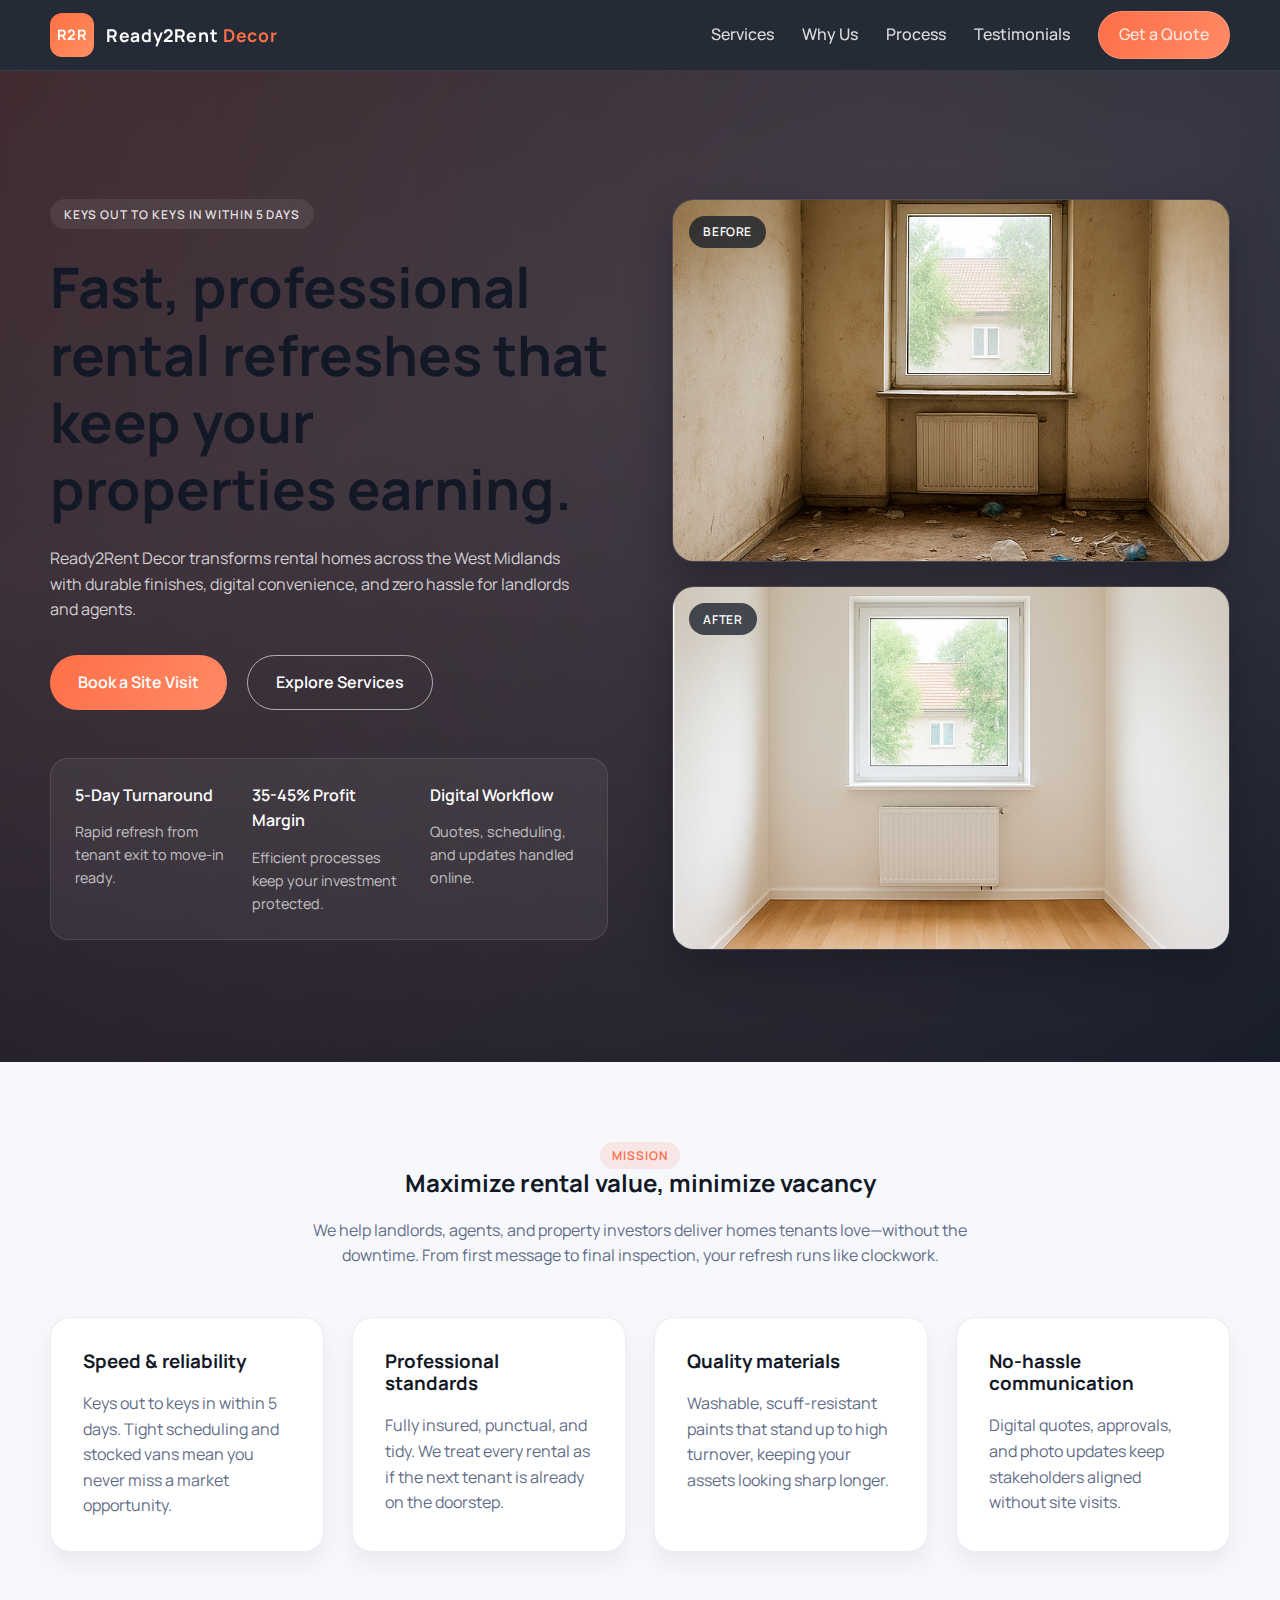
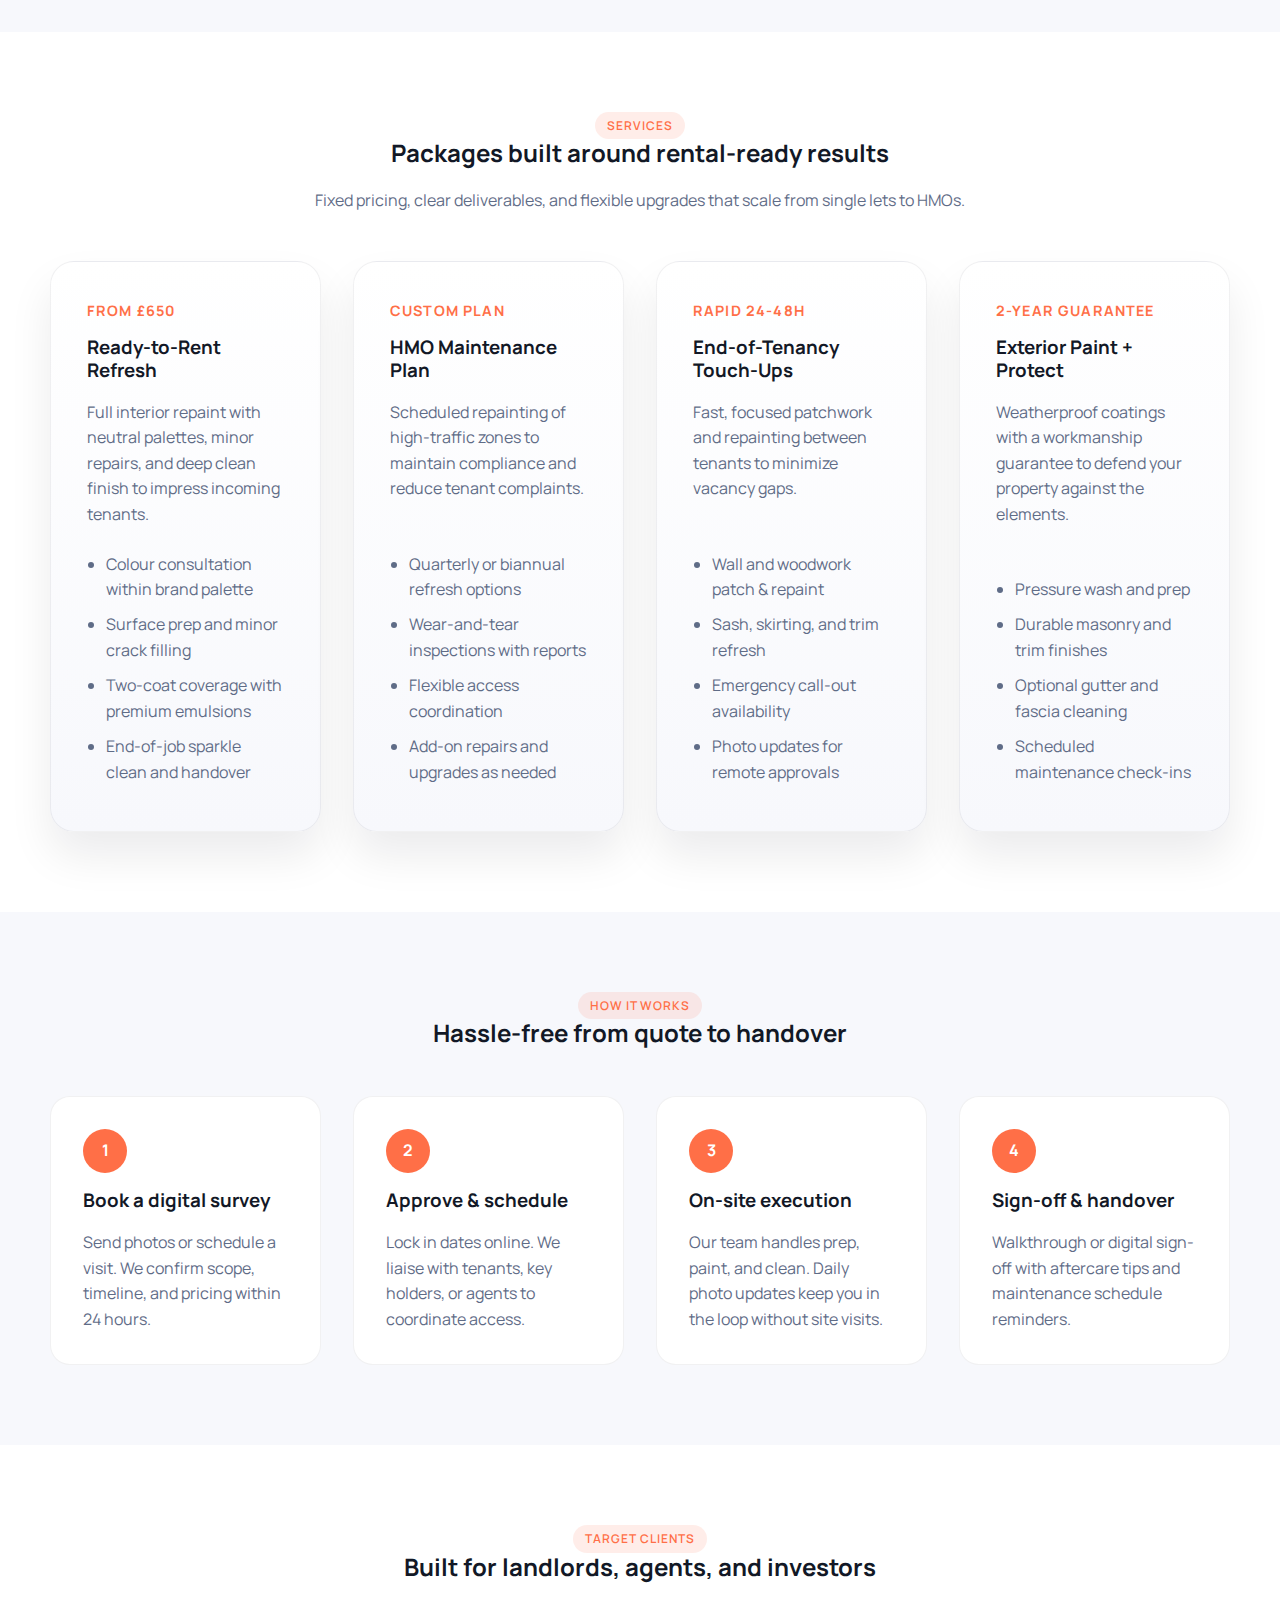
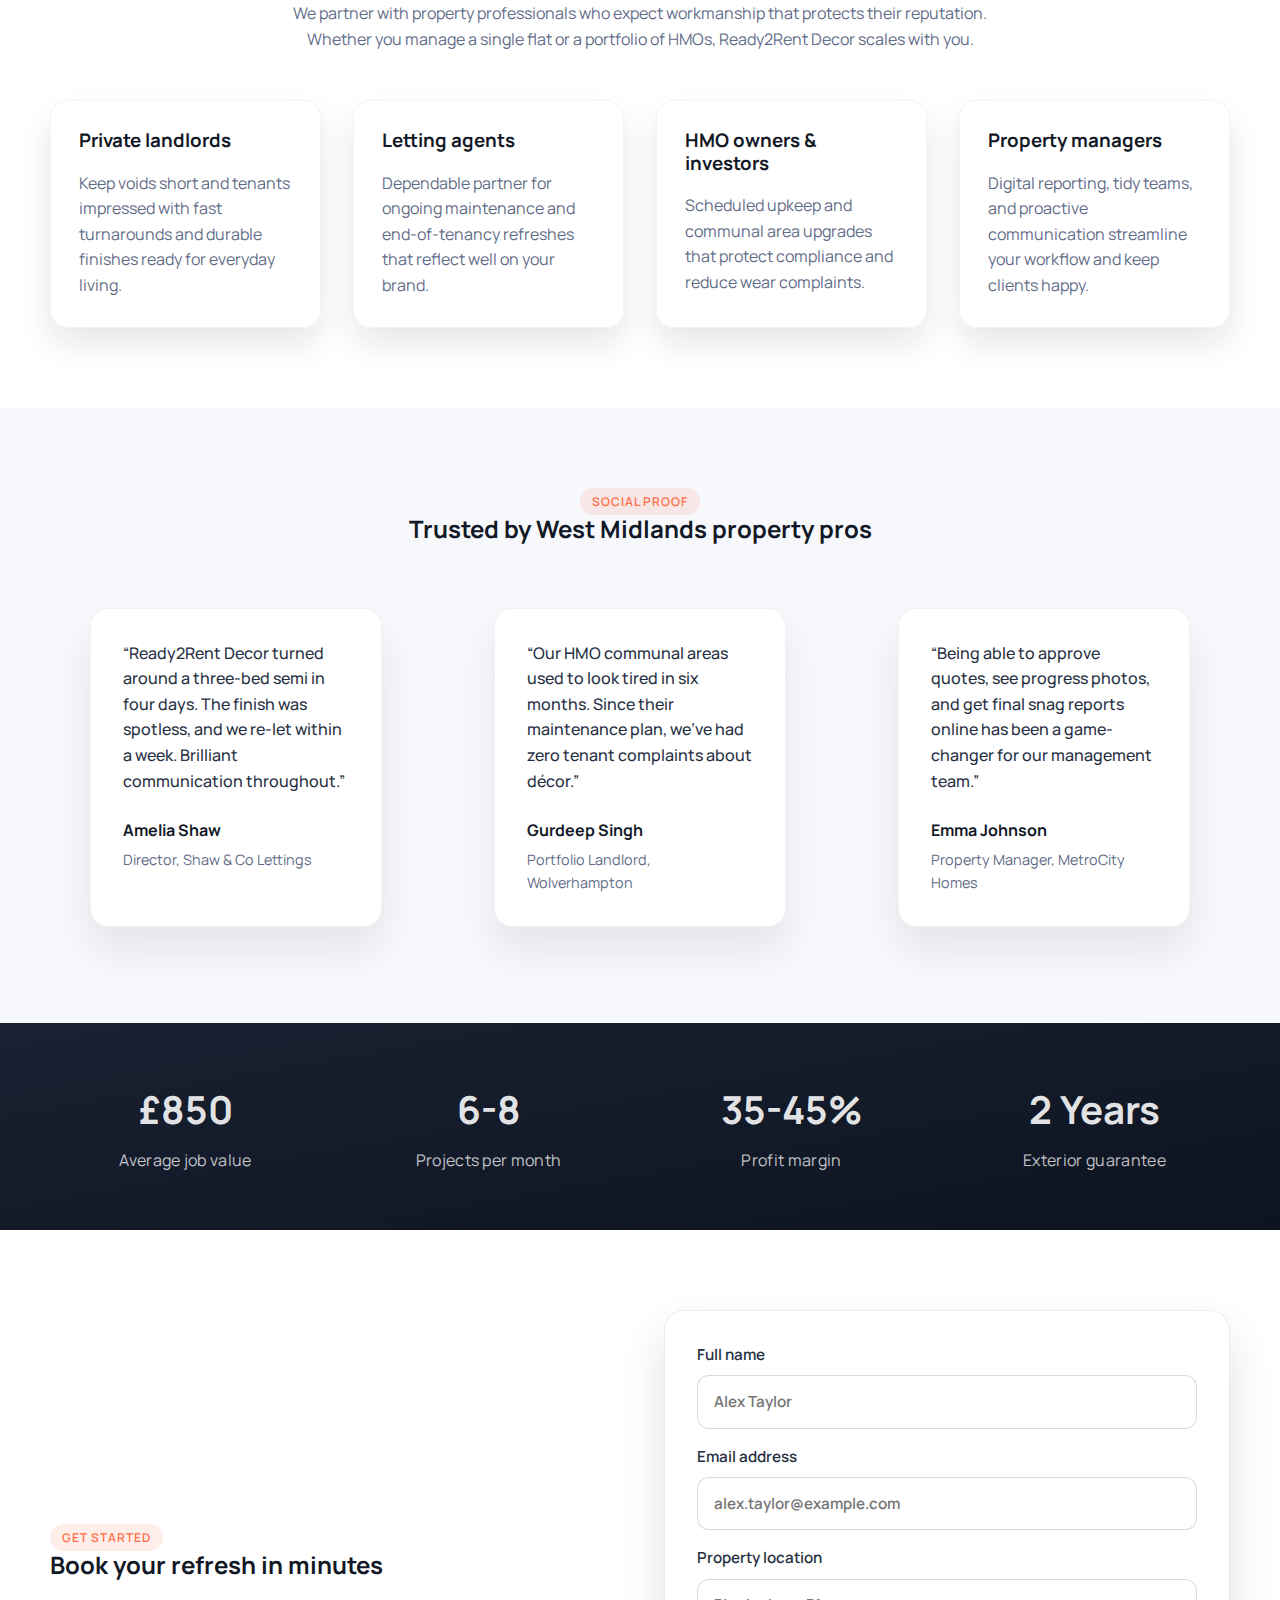
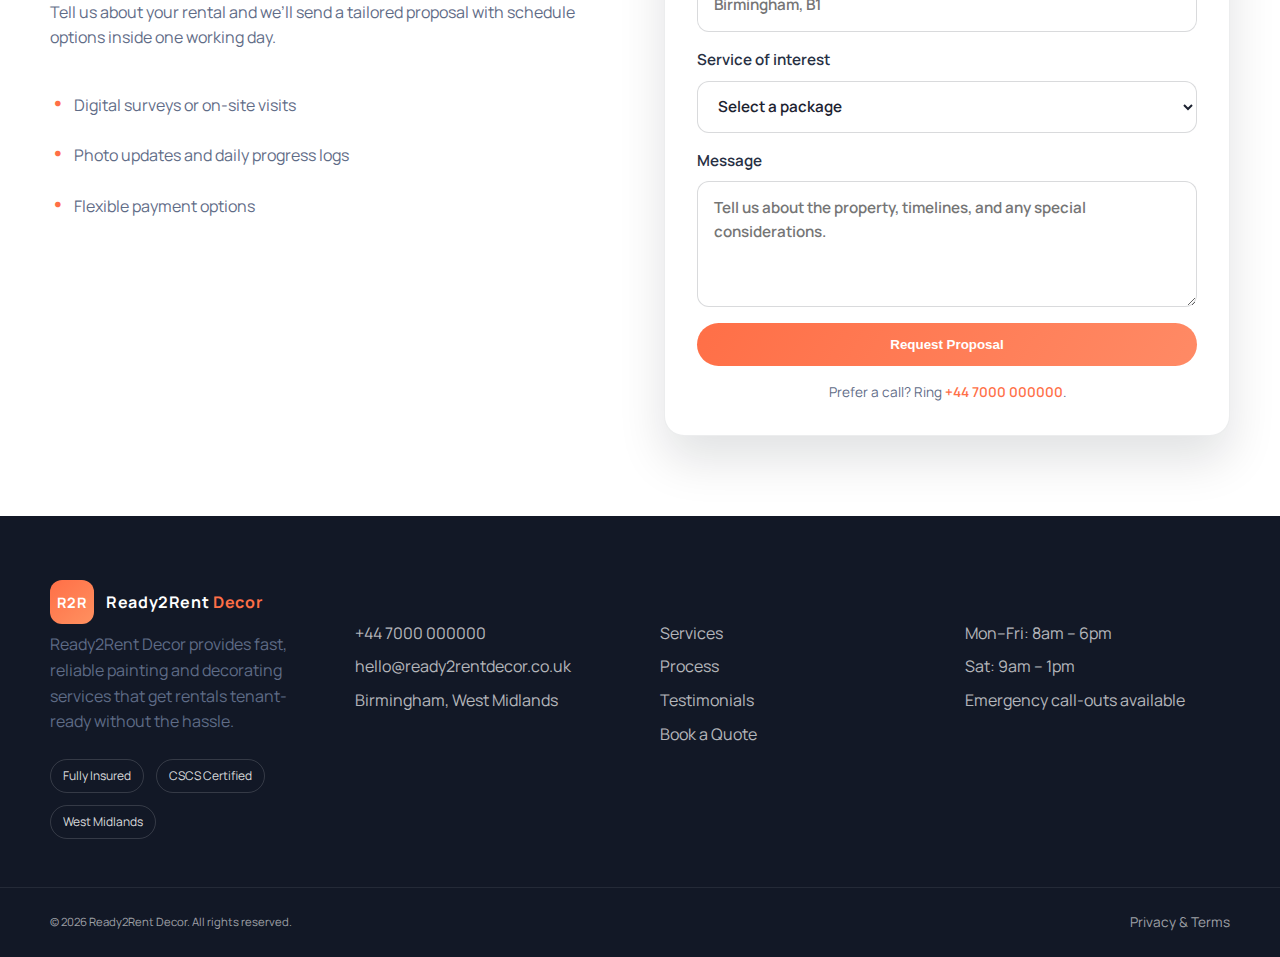
<file: index .html>
<!DOCTYPE html>
<html lang="en">
  <head>
    <meta charset="utf-8" />
    <meta name="viewport" content="width=device-width, initial-scale=1" />
    <title>Ready2Rent Decor | Rental Property Painting Experts</title>
    <meta
      name="description"
      content="Ready2Rent Decor delivers fast, reliable, and high-quality painting services that make West Midlands rental properties tenant-ready within 5 days."
    />
    <link rel="preconnect" href="https://fonts.googleapis.com" />
    <link rel="preconnect" href="https://fonts.gstatic.com" crossorigin />
    <link
      href="https://fonts.googleapis.com/css2?family=Manrope:wght@400;500;600;700&display=swap"
      rel="stylesheet"
    />
    <link rel="stylesheet" href="styles.css" />
  </head>
  <body>
    <header class="site-header">
      <div class="container header-content">
        <a class="logo" href="#">
          <span class="logo-mark">R2R</span>
          <span class="logo-text">
            Ready2Rent <span class="logo-text-accent">Decor</span>
          </span>
        </a>
        <nav class="nav">
          <a href="#services">Services</a>
          <a href="#value">Why Us</a>
          <a href="#process">Process</a>
          <a href="#testimonials">Testimonials</a>
          <a href="#contact" class="btn btn-sm">Get a Quote</a>
        </nav>
        <button class="nav-toggle" aria-label="Toggle navigation">
          <span></span><span></span><span></span>
        </button>
      </div>
    </header>

    <main>
      <section class="hero">
        <div class="container hero-grid">
          <div class="hero-copy">
            <div class="tagline">Keys Out to Keys In Within 5 Days</div>
            <h1>
              Fast, professional rental refreshes that keep your properties earning.
            </h1>
            <p>
              Ready2Rent Decor transforms rental homes across the West Midlands with
              durable finishes, digital convenience, and zero hassle for landlords and
              agents.
            </p>
            <div class="hero-actions">
              <a class="btn" href="#contact">Book a Site Visit</a>
              <a class="btn btn-outline" href="#services">Explore Services</a>
            </div>
            <dl class="hero-stats">
              <div>
                <dt>5-Day Turnaround</dt>
                <dd>Rapid refresh from tenant exit to move-in ready.</dd>
              </div>
              <div>
                <dt>35-45% Profit Margin</dt>
                <dd>Efficient processes keep your investment protected.</dd>
              </div>
              <div>
                <dt>Digital Workflow</dt>
                <dd>Quotes, scheduling, and updates handled online.</dd>
              </div>
            </dl>
          </div>
          <div class="hero-media">
            <div class="hero-card">
              <span class="hero-card-label">Before</span>
              <div class="hero-card-img hero-card-img-before"></div>
            </div>
            <div class="hero-card">
              <span class="hero-card-label">After</span>
              <div class="hero-card-img hero-card-img-after"></div>
            </div>
          </div>
        </div>
      </section>

      <section id="value" class="section">
        <div class="container section-header">
          <span class="eyebrow">Mission</span>
          <h2>Maximize rental value, minimize vacancy</h2>
          <p>
            We help landlords, agents, and property investors deliver homes tenants
            love—without the downtime. From first message to final inspection, your
            refresh runs like clockwork.
          </p>
        </div>
        <div class="container cards-grid">
          <article class="card">
            <h3>Speed &amp; reliability</h3>
            <p>
              Keys out to keys in within 5 days. Tight scheduling and stocked vans
              mean you never miss a market opportunity.
            </p>
          </article>
          <article class="card">
            <h3>Professional standards</h3>
            <p>
              Fully insured, punctual, and tidy. We treat every rental as if the next
              tenant is already on the doorstep.
            </p>
          </article>
          <article class="card">
            <h3>Quality materials</h3>
            <p>
              Washable, scuff-resistant paints that stand up to high turnover, keeping
              your assets looking sharp longer.
            </p>
          </article>
          <article class="card">
            <h3>No-hassle communication</h3>
            <p>
              Digital quotes, approvals, and photo updates keep stakeholders aligned
              without site visits.
            </p>
          </article>
        </div>
      </section>

      <section id="services" class="section section-alt">
        <div class="container section-header">
          <span class="eyebrow">Services</span>
          <h2>Packages built around rental-ready results</h2>
          <p>
            Fixed pricing, clear deliverables, and flexible upgrades that scale from
            single lets to HMOs.
          </p>
        </div>
        <div class="container services-grid">
          <article class="service-card">
            <div>
              <span class="service-price">From £650</span>
              <h3>Ready-to-Rent Refresh</h3>
              <p>
                Full interior repaint with neutral palettes, minor repairs, and deep
                clean finish to impress incoming tenants.
              </p>
            </div>
            <ul>
              <li>Colour consultation within brand palette</li>
              <li>Surface prep and minor crack filling</li>
              <li>Two-coat coverage with premium emulsions</li>
              <li>End-of-job sparkle clean and handover</li>
            </ul>
          </article>
          <article class="service-card">
            <div>
              <span class="service-price">Custom Plan</span>
              <h3>HMO Maintenance Plan</h3>
              <p>
                Scheduled repainting of high-traffic zones to maintain compliance and
                reduce tenant complaints.
              </p>
            </div>
            <ul>
              <li>Quarterly or biannual refresh options</li>
              <li>Wear-and-tear inspections with reports</li>
              <li>Flexible access coordination</li>
              <li>Add-on repairs and upgrades as needed</li>
            </ul>
          </article>
          <article class="service-card">
            <div>
              <span class="service-price">Rapid 24-48h</span>
              <h3>End-of-Tenancy Touch-Ups</h3>
              <p>
                Fast, focused patchwork and repainting between tenants to minimize
                vacancy gaps.
              </p>
            </div>
            <ul>
              <li>Wall and woodwork patch &amp; repaint</li>
              <li>Sash, skirting, and trim refresh</li>
              <li>Emergency call-out availability</li>
              <li>Photo updates for remote approvals</li>
            </ul>
          </article>
          <article class="service-card">
            <div>
              <span class="service-price">2-Year Guarantee</span>
              <h3>Exterior Paint + Protect</h3>
              <p>
                Weatherproof coatings with a workmanship guarantee to defend your
                property against the elements.
              </p>
            </div>
            <ul>
              <li>Pressure wash and prep</li>
              <li>Durable masonry and trim finishes</li>
              <li>Optional gutter and fascia cleaning</li>
              <li>Scheduled maintenance check-ins</li>
            </ul>
          </article>
        </div>
      </section>

      <section id="process" class="section">
        <div class="container section-header">
          <span class="eyebrow">How It Works</span>
          <h2>Hassle-free from quote to handover</h2>
        </div>
        <div class="container timeline">
          <div class="timeline-step">
            <span class="step-number">1</span>
            <h3>Book a digital survey</h3>
            <p>
              Send photos or schedule a visit. We confirm scope, timeline, and
              pricing within 24 hours.
            </p>
          </div>
          <div class="timeline-step">
            <span class="step-number">2</span>
            <h3>Approve & schedule</h3>
            <p>
              Lock in dates online. We liaise with tenants, key holders, or agents to
              coordinate access.
            </p>
          </div>
          <div class="timeline-step">
            <span class="step-number">3</span>
            <h3>On-site execution</h3>
            <p>
              Our team handles prep, paint, and clean. Daily photo updates keep you in
              the loop without site visits.
            </p>
          </div>
          <div class="timeline-step">
            <span class="step-number">4</span>
            <h3>Sign-off & handover</h3>
            <p>
              Walkthrough or digital sign-off with aftercare tips and maintenance
              schedule reminders.
            </p>
          </div>
        </div>
      </section>

      <section class="section section-alt">
        <div class="container section-header">
          <span class="eyebrow">Target Clients</span>
          <h2>Built for landlords, agents, and investors</h2>
          <p>
            We partner with property professionals who expect workmanship that protects
            their reputation. Whether you manage a single flat or a portfolio of HMOs,
            Ready2Rent Decor scales with you.
          </p>
        </div>
        <div class="container target-grid">
          <article>
            <h3>Private landlords</h3>
            <p>
              Keep voids short and tenants impressed with fast turnarounds and durable
              finishes ready for everyday living.
            </p>
          </article>
          <article>
            <h3>Letting agents</h3>
            <p>
              Dependable partner for ongoing maintenance and end-of-tenancy refreshes
              that reflect well on your brand.
            </p>
          </article>
          <article>
            <h3>HMO owners & investors</h3>
            <p>
              Scheduled upkeep and communal area upgrades that protect compliance and
              reduce wear complaints.
            </p>
          </article>
          <article>
            <h3>Property managers</h3>
            <p>
              Digital reporting, tidy teams, and proactive communication streamline your
              workflow and keep clients happy.
            </p>
          </article>
        </div>
      </section>

      <section id="testimonials" class="section">
        <div class="container section-header">
          <span class="eyebrow">Social Proof</span>
          <h2>Trusted by West Midlands property pros</h2>
        </div>
        <div class="container testimonials-grid">
          <figure class="testimonial">
            <blockquote>
              “Ready2Rent Decor turned around a three-bed semi in four days. The
              finish was spotless, and we re-let within a week. Brilliant communication
              throughout.”
            </blockquote>
            <figcaption>
              <span class="testimonial-name">Amelia Shaw</span>
              <span class="testimonial-role">Director, Shaw &amp; Co Lettings</span>
            </figcaption>
          </figure>
          <figure class="testimonial">
            <blockquote>
              “Our HMO communal areas used to look tired in six months. Since their
              maintenance plan, we've had zero tenant complaints about décor.”
            </blockquote>
            <figcaption>
              <span class="testimonial-name">Gurdeep Singh</span>
              <span class="testimonial-role">Portfolio Landlord, Wolverhampton</span>
            </figcaption>
          </figure>
          <figure class="testimonial">
            <blockquote>
              “Being able to approve quotes, see progress photos, and get final snag
              reports online has been a game-changer for our management team.”
            </blockquote>
            <figcaption>
              <span class="testimonial-name">Emma Johnson</span>
              <span class="testimonial-role">Property Manager, MetroCity Homes</span>
            </figcaption>
          </figure>
        </div>
      </section>

      <section class="section kpis">
        <div class="container kpi-grid">
          <div>
            <span class="kpi-value">£850</span>
            <span class="kpi-label">Average job value</span>
          </div>
          <div>
            <span class="kpi-value">6-8</span>
            <span class="kpi-label">Projects per month</span>
          </div>
          <div>
            <span class="kpi-value">35-45%</span>
            <span class="kpi-label">Profit margin</span>
          </div>
          <div>
            <span class="kpi-value">2 Years</span>
            <span class="kpi-label">Exterior guarantee</span>
          </div>
        </div>
      </section>

      <section class="section section-alt cta-section" id="contact">
        <div class="container cta-grid">
          <div>
            <span class="eyebrow">Get Started</span>
            <h2>Book your refresh in minutes</h2>
            <p>
              Tell us about your rental and we’ll send a tailored proposal with schedule
              options inside one working day.
            </p>
            <ul class="cta-list">
              <li>Digital surveys or on-site visits</li>
              <li>Photo updates and daily progress logs</li>
              <li>Flexible payment options</li>
            </ul>
          </div>
          <form class="contact-form">
            <label>
              Full name
              <input type="text" name="name" placeholder="Alex Taylor" required />
            </label>
            <label>
              Email address
              <input
                type="email"
                name="email"
                placeholder="alex.taylor@example.com"
                required
              />
            </label>
            <label>
              Property location
              <input type="text" name="location" placeholder="Birmingham, B1" />
            </label>
            <label>
              Service of interest
              <select name="service">
                <option value="">Select a package</option>
                <option>Ready-to-Rent Refresh</option>
                <option>HMO Maintenance Plan</option>
                <option>End-of-Tenancy Touch-Ups</option>
                <option>Exterior Paint + Protect</option>
              </select>
            </label>
            <label>
              Message
              <textarea
                name="message"
                rows="4"
                placeholder="Tell us about the property, timelines, and any special considerations."
              ></textarea>
            </label>
            <button type="submit" class="btn btn-full">Request Proposal</button>
            <p class="form-footnote">
              Prefer a call? Ring <a href="tel:+447000000000">+44 7000 000000</a>.
            </p>
          </form>
        </div>
      </section>
    </main>

    <footer class="site-footer">
      <div class="container footer-grid">
        <div>
          <a class="logo footer-logo" href="#">
            <span class="logo-mark">R2R</span>
            <span class="logo-text">
              Ready2Rent <span class="logo-text-accent">Decor</span>
            </span>
          </a>
          <p>
            Ready2Rent Decor provides fast, reliable painting and decorating services
            that get rentals tenant-ready without the hassle.
          </p>
          <div class="footer-certifications">
            <span>Fully Insured</span>
            <span>CSCS Certified</span>
            <span>West Midlands</span>
          </div>
        </div>
        <div>
          <h4>Contact</h4>
          <ul class="footer-links">
            <li><a href="tel:+447000000000">+44 7000 000000</a></li>
            <li><a href="mailto:hello@ready2rentdecor.co.uk">hello@ready2rentdecor.co.uk</a></li>
            <li>Birmingham, West Midlands</li>
          </ul>
        </div>
        <div>
          <h4>Quick links</h4>
          <ul class="footer-links">
            <li><a href="#services">Services</a></li>
            <li><a href="#process">Process</a></li>
            <li><a href="#testimonials">Testimonials</a></li>
            <li><a href="#contact">Book a Quote</a></li>
          </ul>
        </div>
        <div>
          <h4>Working hours</h4>
          <ul class="footer-links">
            <li>Mon–Fri: 8am – 6pm</li>
            <li>Sat: 9am – 1pm</li>
            <li>Emergency call-outs available</li>
          </ul>
        </div>
      </div>
      <div class="footer-bottom">
        <div class="container footer-bottom-content">
          <small>© <span id="year"></span> Ready2Rent Decor. All rights reserved.</small>
          <a href="#top">Privacy &amp; Terms</a>
        </div>
      </div>
    </footer>

    <script src="script.js"></script>
  </body>
</html>
</file>
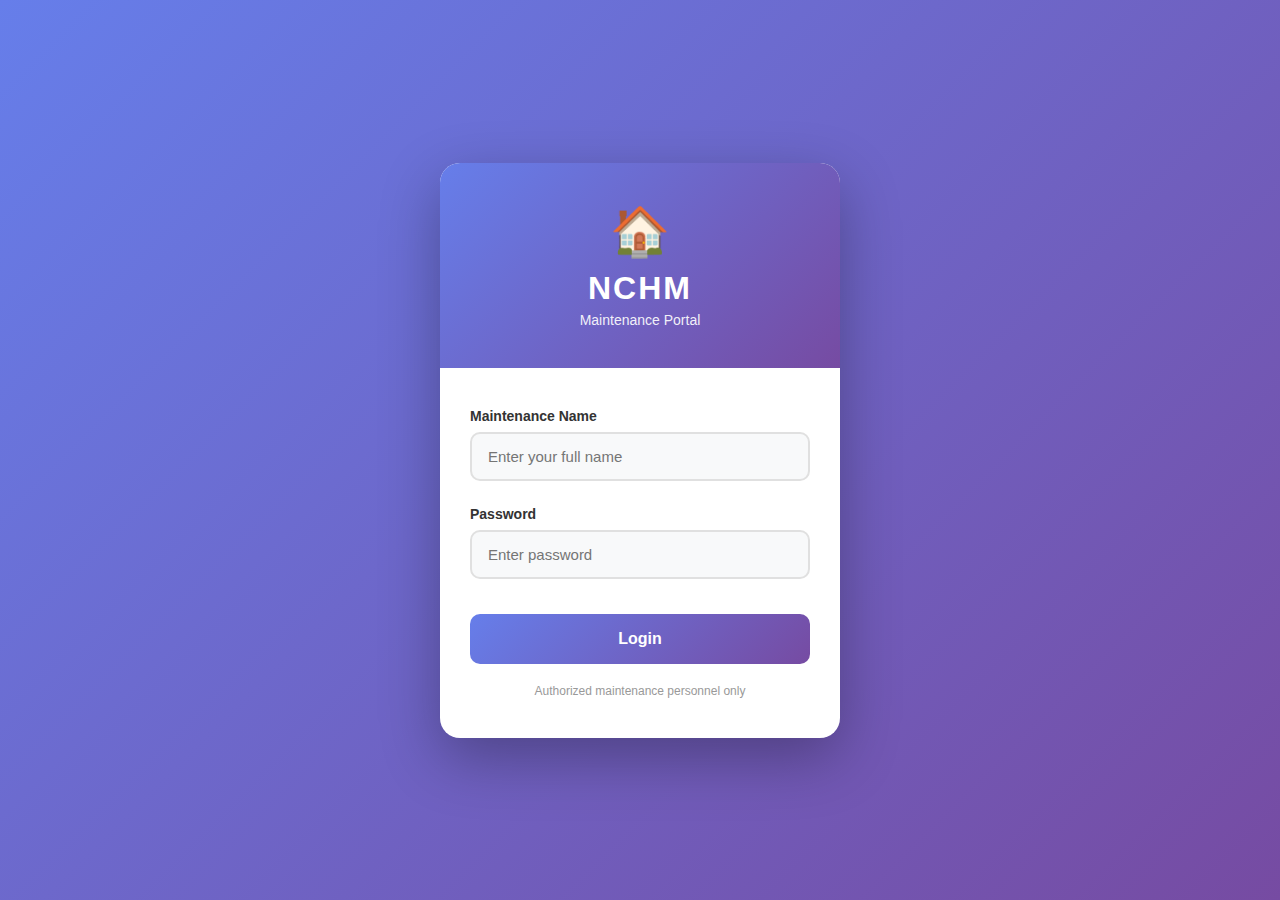
<file: login.html>
<!DOCTYPE html>
<html lang="en">
<head>
    <meta charset="UTF-8">
    <meta name="viewport" content="width=device-width, initial-scale=1.0">
    <!-- FIXED FAVICON LINES -->
    <link rel="icon" type="image/png" sizes="16x16" href="favicon-16.png">
        <link rel="icon" type="image/png" sizes="32x32" href="favicon-32.png">
        <link rel="icon" type="image/png" sizes="192x192" href="icon-192.png">
        <link rel="icon" type="image/png" sizes="512x512" href="icon-512.png">
        <link rel="apple-touch-icon" sizes="180x180" href="apple-icon-180.png">
        <link rel="shortcut icon" href="favicon.ico">



    <title>NCHM - Maintenance Login</title>
    <style>
        * {
            margin: 0;
            padding: 0;
            box-sizing: border-box;
        }

        body {
            font-family: 'Segoe UI', Tahoma, Geneva, Verdana, sans-serif;
            background: linear-gradient(135deg, #667eea 0%, #764ba2 100%);
            min-height: 100vh;
            display: flex;
            justify-content: center;
            align-items: center;
            padding: 20px;
        }

        .login-container {
            background: white;
            border-radius: 20px;
            box-shadow: 0 20px 60px rgba(0, 0, 0, 0.3);
            overflow: hidden;
            max-width: 400px;
            width: 100%;
            animation: slideUp 0.5s ease;
        }

        @keyframes slideUp {
            from {
                opacity: 0;
                transform: translateY(30px);
            }
            to {
                opacity: 1;
                transform: translateY(0);
            }
        }

        .login-header {
            background: linear-gradient(135deg, #667eea 0%, #764ba2 100%);
            padding: 40px 30px;
            text-align: center;
            color: white;
        }

        .logo {
            font-size: 48px;
            margin-bottom: 10px;
        }

        .login-header h1 {
            font-size: 32px;
            font-weight: 700;
            letter-spacing: 2px;
            margin-bottom: 5px;
        }

        .login-header p {
            font-size: 14px;
            opacity: 0.9;
        }

        .login-body {
            padding: 40px 30px;
        }

        .input-group {
            margin-bottom: 25px;
        }

        .input-group label {
            display: block;
            margin-bottom: 8px;
            color: #333;
            font-weight: 600;
            font-size: 14px;
        }

        .input-group input {
            width: 100%;
            padding: 14px 16px;
            border: 2px solid #e0e0e0;
            border-radius: 10px;
            font-size: 15px;
            transition: all 0.3s ease;
            background: #f8f9fa;
        }

        .input-group input:focus {
            outline: none;
            border-color: #667eea;
            background: white;
            box-shadow: 0 0 0 4px rgba(102, 126, 234, 0.1);
        }

        .login-btn {
            width: 100%;
            padding: 16px;
            background: linear-gradient(135deg, #667eea 0%, #764ba2 100%);
            color: white;
            border: none;
            border-radius: 10px;
            font-size: 16px;
            font-weight: 600;
            cursor: pointer;
            transition: all 0.3s ease;
            margin-top: 10px;
        }

        .login-btn:hover {
            transform: translateY(-2px);
            box-shadow: 0 10px 25px rgba(102, 126, 234, 0.4);
        }

        .login-btn:active {
            transform: translateY(0);
        }

        .error-message {
            color: #e74c3c;
            font-size: 14px;
            margin-top: 10px;
            display: none;
            padding: 10px;
            background: #ffe5e5;
            border-radius: 8px;
            text-align: center;
        }

        .error-message.show {
            display: block;
            animation: shake 0.5s ease;
        }

        @keyframes shake {
            0%, 100% { transform: translateX(0); }
            25% { transform: translateX(-10px); }
            75% { transform: translateX(10px); }
        }

        .footer-note {
            text-align: center;
            margin-top: 20px;
            font-size: 12px;
            color: #999;
        }
    </style>
</head>
<body>
    <div class="login-container">
        <div class="login-header">
            <div class="logo">🏠</div>
            <h1>NCHM</h1>
            <p>Maintenance Portal</p>
        </div>
        
        <div class="login-body">
            <form id="loginForm">
                <div class="input-group">
                    <label for="username">Maintenance Name</label>
                    <input type="text" id="username" placeholder="Enter your full name" required>
                </div>
                
                <div class="input-group">
                    <label for="password">Password</label>
                    <input type="password" id="password" placeholder="Enter password" required>
                </div>
                
                <button type="submit" class="login-btn">Login</button>
                
                <div class="error-message" id="errorMessage">
                    Invalid credentials. Please try again.
                </div>
            </form>
            
            <div class="footer-note">
                Authorized maintenance personnel only
            </div>
        </div>
    </div>

    <script>
        document.getElementById('loginForm').addEventListener('submit', function(e) {
            e.preventDefault();
            
            const username = document.getElementById('username').value.trim();
            const password = document.getElementById('password').value;
            const errorMessage = document.getElementById('errorMessage');
            
            // Check if username is entered
            if (username === '') {
                errorMessage.textContent = 'Please enter your name';
                errorMessage.classList.add('show');
                setTimeout(function() {
                    errorMessage.classList.remove('show');
                }, 3000);
                return;
            }
            
            // Check password
            if (password === 'handyman123') {
                // Save the maintenance person's name to localStorage
                localStorage.setItem('maintenanceName', username);
                localStorage.setItem('loginTime', new Date().toISOString());
                
                // Success - redirect to maintenance app
                window.location.href = 'maintenance-app.html';
            } else {
                // Show error message
                errorMessage.textContent = 'Invalid password. Please try again.';
                errorMessage.classList.add('show');
                
                // Hide error after 3 seconds
                setTimeout(function() {
                    errorMessage.classList.remove('show');
                }, 3000);
                
                // Clear password field
                document.getElementById('password').value = '';
            }
        });
    </script>
</body>
</html>
</file>
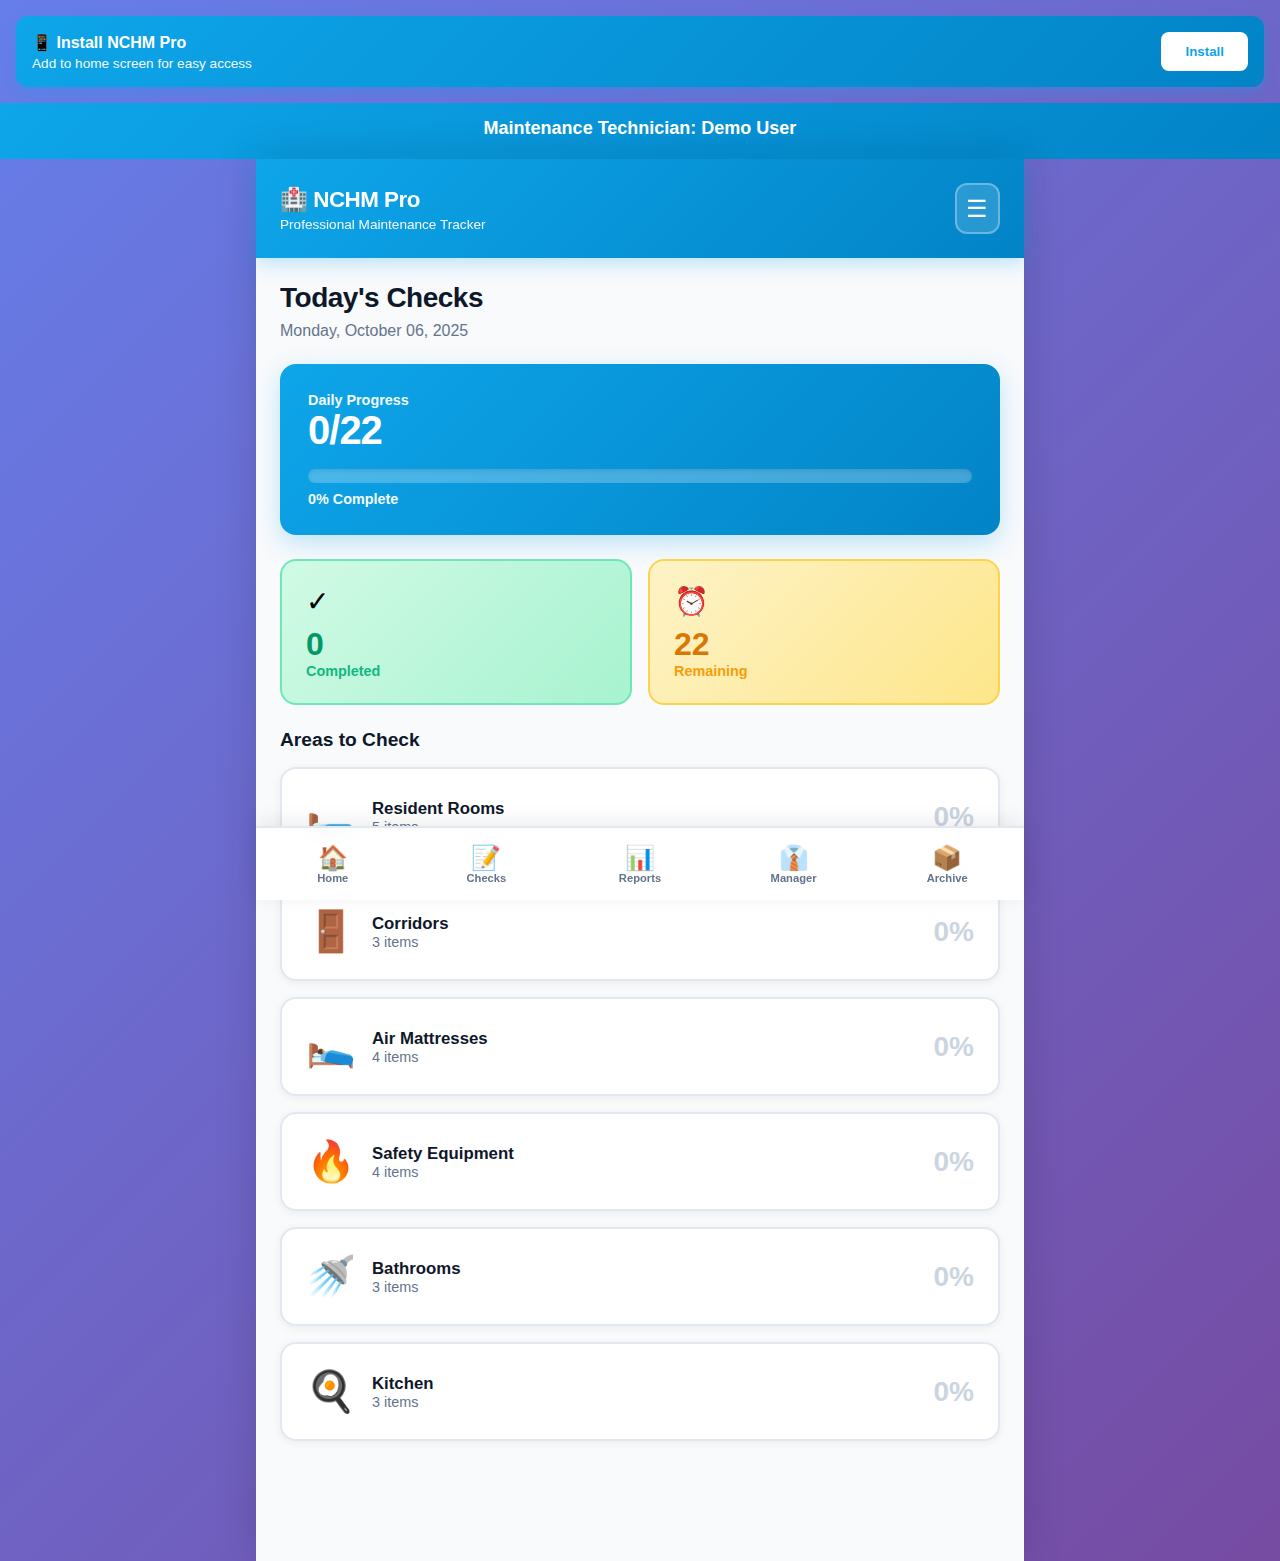
<file: maintenance-app.html>
<!DOCTYPE html>
<html lang="en">
<head>
    <meta charset="UTF-8">
    <meta name="viewport" content="width=device-width, initial-scale=1.0">
    <meta name="theme-color" content="#0ea5e9">
    <meta name="description" content="Professional maintenance tracking for nursing homes">
    <link rel="manifest" href="manifest.json"> 
    
    <!-- FIXED FAVICON LINES -->
    <link rel="icon" type="image/png" sizes="16x16" href="favicon-16.png">
        <link rel="icon" type="image/png" sizes="32x32" href="favicon-32.png">
        <link rel="icon" type="image/png" sizes="192x192" href="icon-192.png">
        <link rel="icon" type="image/png" sizes="512x512" href="icon-512.png">
        <link rel="apple-touch-icon" sizes="180x180" href="apple-icon-180.png">
        <link rel="shortcut icon" href="favicon.ico">
    
    <title>NCHM Pro - Maintenance Tracker</title>
    <style>
        * {
            margin: 0;
            padding: 0;
            box-sizing: border-box;
            -webkit-tap-highlight-color: transparent;
        }

        html, body {
            overflow-x: hidden;
            width: 100%;
            max-width: 100vw;
        }

        body {
            font-family: -apple-system, BlinkMacSystemFont, 'Segoe UI', Roboto, 'Helvetica Neue', Arial, sans-serif;
            background: linear-gradient(135deg, #667eea 0%, #764ba2 100%);
            min-height: 100vh;
        }

        .app-container {
            max-width: 768px;
            margin: 0 auto;
            background: #f8fafc;
            min-height: 100vh;
            padding-bottom: 80px;
            box-shadow: 0 0 40px rgba(0,0,0,0.15);
        }

        .header {
            background: linear-gradient(135deg, #0ea5e9 0%, #0284c7 100%);
            color: white;
            padding: 1.5rem;
            box-shadow: 0 4px 20px rgba(14, 165, 233, 0.3);
            position: sticky;
            top: 0;
            z-index: 50;
            backdrop-filter: blur(10px);
        }

        @media (max-width: 640px) {
            .header { padding: 1rem; }
        }

        .header-content {
            display: flex;
            justify-content: space-between;
            align-items: center;
            animation: slideDown 0.5s ease;
        }

        @keyframes slideDown {
            from { transform: translateY(-20px); opacity: 0; }
            to { transform: translateY(0); opacity: 1; }
        }

        .header h1 {
            font-size: 1.4rem;
            margin-bottom: 0.25rem;
            font-weight: 700;
            letter-spacing: -0.5px;
        }

        @media (max-width: 640px) {
            .header h1 { font-size: 1.2rem; }
        }

        .header p {
            font-size: 0.85rem;
            opacity: 0.95;
            font-weight: 500;
        }

        .menu-btn {
            background: rgba(255,255,255,0.15);
            border: 2px solid rgba(255,255,255,0.3);
            padding: 0.6rem;
            border-radius: 12px;
            cursor: pointer;
            color: white;
            font-size: 1.5rem;
            transition: all 0.3s ease;
            backdrop-filter: blur(10px);
        }

        .menu-btn:hover {
            background: rgba(255,255,255,0.25);
            transform: scale(1.05);
        }

        .menu-btn:active {
            transform: scale(0.95);
        }

        .content {
            padding: 1.5rem;
            animation: fadeIn 0.5s ease;
        }

        @keyframes fadeIn {
            from { opacity: 0; transform: translateY(10px); }
            to { opacity: 1; transform: translateY(0); }
        }

        @media (max-width: 640px) {
            .content { padding: 1rem; }
        }

        .page-title {
            font-size: 1.75rem;
            font-weight: 700;
            color: #0f172a;
            margin-bottom: 0.5rem;
            letter-spacing: -0.5px;
        }

        @media (max-width: 640px) {
            .page-title { font-size: 1.4rem; }
        }

        .progress-card {
            background: linear-gradient(135deg, #0ea5e9 0%, #0284c7 100%);
            color: white;
            padding: 1.75rem;
            border-radius: 16px;
            margin-bottom: 1.5rem;
            box-shadow: 0 8px 24px rgba(14, 165, 233, 0.25);
            transition: transform 0.3s ease, box-shadow 0.3s ease;
        }

        .progress-card:hover {
            transform: translateY(-2px);
            box-shadow: 0 12px 32px rgba(14, 165, 233, 0.3);
        }

        @media (max-width: 640px) {
            .progress-card { padding: 1.25rem; }
        }

        .progress-number {
            font-size: 2.5rem;
            font-weight: 800;
            letter-spacing: -1px;
        }

        @media (max-width: 640px) {
            .progress-number { font-size: 2rem; }
        }

        .progress-bar {
            background: rgba(255,255,255,0.25);
            height: 14px;
            border-radius: 12px;
            overflow: hidden;
            margin: 1rem 0 0.5rem 0;
            box-shadow: inset 0 2px 4px rgba(0,0,0,0.1);
        }

        .progress-fill {
            background: white;
            height: 100%;
            transition: width 0.6s cubic-bezier(0.4, 0, 0.2, 1);
            box-shadow: 0 0 10px rgba(255,255,255,0.5);
        }

        .stats-grid {
            display: grid;
            grid-template-columns: 1fr 1fr;
            gap: 1rem;
            margin-bottom: 1.5rem;
        }

        .stat-card {
            padding: 1.5rem;
            border-radius: 16px;
            border: 2px solid;
            transition: all 0.3s ease;
            cursor: pointer;
        }

        .stat-card:hover {
            transform: translateY(-4px);
            box-shadow: 0 8px 24px rgba(0,0,0,0.1);
        }

        .stat-card:active {
            transform: translateY(-2px);
        }

        @media (max-width: 640px) {
            .stat-card { padding: 1.25rem; }
        }

        .stat-card.completed {
            background: linear-gradient(135deg, #d1fae5 0%, #a7f3d0 100%);
            border-color: #6ee7b7;
        }

        .stat-card.remaining {
            background: linear-gradient(135deg, #fef3c7 0%, #fde68a 100%);
            border-color: #fcd34d;
        }

        .area-card {
            background: white;
            padding: 1.5rem;
            border-radius: 16px;
            margin-bottom: 1rem;
            border: 2px solid #e2e8f0;
            cursor: pointer;
            box-shadow: 0 2px 8px rgba(0,0,0,0.06);
            transition: all 0.3s cubic-bezier(0.4, 0, 0.2, 1);
        }

        .area-card:hover {
            transform: translateY(-4px);
            box-shadow: 0 12px 32px rgba(14, 165, 233, 0.15);
            border-color: #0ea5e9;
        }

        .area-card:active {
            transform: translateY(-2px);
        }

        @media (max-width: 640px) {
            .area-card { padding: 1.25rem; }
        }

        .check-item-card {
            background: white;
            border-radius: 16px;
            margin-bottom: 1.5rem;
            border: 2px solid #e2e8f0;
            box-shadow: 0 4px 12px rgba(0,0,0,0.08);
            transition: all 0.3s ease;
            overflow: hidden;
        }

        .check-item-card:hover {
            box-shadow: 0 8px 24px rgba(0,0,0,0.12);
        }

        .check-item-header {
            padding: 1.25rem;
            background: #f8fafc;
            transition: all 0.3s ease;
        }

        .check-item-header.complete {
            background: linear-gradient(135deg, #d1fae5 0%, #a7f3d0 100%);
            border-left: 5px solid #10b981;
        }

        .checklist-item {
            display: flex;
            align-items: center;
            gap: 1rem;
            padding: 1rem;
            border-radius: 12px;
            cursor: pointer;
            margin: 0.5rem 0;
            transition: all 0.2s ease;
        }

        .checklist-item:hover {
            background: #f1f5f9;
            transform: translateX(4px);
        }

        .checklist-item:active {
            transform: scale(0.98);
        }

        .checkbox {
            width: 28px;
            height: 28px;
            border: 3px solid #cbd5e0;
            border-radius: 50%;
            display: flex;
            align-items: center;
            justify-content: center;
            flex-shrink: 0;
            transition: all 0.3s cubic-bezier(0.4, 0, 0.2, 1);
            font-size: 16px;
        }

        .checkbox.checked {
            background: #10b981;
            border-color: #10b981;
            color: white;
            animation: checkPop 0.3s ease;
        }

        @keyframes checkPop {
            0% { transform: scale(0.8); }
            50% { transform: scale(1.1); }
            100% { transform: scale(1); }
        }

        .notes-textarea {
            width: 100%;
            padding: 1rem;
            border: 2px solid #cbd5e0;
            border-radius: 12px;
            font-family: inherit;
            resize: vertical;
            min-height: 100px;
            margin-top: 0.75rem;
            transition: all 0.3s ease;
            font-size: 0.95rem;
        }

        .notes-textarea:focus {
            outline: none;
            border-color: #0ea5e9;
            box-shadow: 0 0 0 3px rgba(14, 165, 233, 0.1);
        }

        .btn {
            padding: 0.875rem 1.5rem;
            border: none;
            border-radius: 12px;
            cursor: pointer;
            font-weight: 600;
            margin-top: 1rem;
            transition: all 0.3s ease;
            font-size: 0.95rem;
        }

        .btn:hover {
            transform: translateY(-2px);
            box-shadow: 0 4px 12px rgba(0,0,0,0.15);
        }

        .btn:active {
            transform: translateY(0);
        }

        @media (max-width: 640px) {
            .btn { padding: 0.75rem 1.25rem; font-size: 0.9rem; }
        }

        .btn-photo {
            background: linear-gradient(135deg, #dbeafe 0%, #bfdbfe 100%);
            color: #1e40af;
            margin-right: 0.5rem;
            border: 2px solid #93c5fd;
        }

        .btn-save {
            background: linear-gradient(135deg, #0ea5e9 0%, #0284c7 100%);
            color: white;
            box-shadow: 0 4px 12px rgba(14, 165, 233, 0.3);
        }

        .bottom-nav {
            position: fixed;
            bottom: 0;
            left: 50%;
            transform: translateX(-50%);
            background: white;
            border-top: 2px solid #e2e8f0;
            box-shadow: 0 -4px 20px rgba(0,0,0,0.08);
            max-width: 768px;
            width: 100%;
            display: flex;
            z-index: 100;
            backdrop-filter: blur(10px);
            background: rgba(255,255,255,0.95);
        }

        .nav-btn {
            flex: 1;
            border: none;
            background: none;
            padding: 1rem 0.5rem;
            cursor: pointer;
            color: #64748b;
            font-size: 0.7rem;
            transition: all 0.3s ease;
            font-weight: 600;
        }

        .nav-btn:hover {
            background: #f8fafc;
        }

        .nav-btn:active {
            transform: scale(0.95);
        }

        @media (max-width: 640px) {
            .nav-btn {
                padding: 0.75rem 0.25rem;
                font-size: 0.65rem;
            }
            .nav-btn > div:first-child {
                font-size: 1.35rem !important;
            }
        }

        .nav-btn.active {
            color: #0ea5e9;
            background: linear-gradient(to top, rgba(14, 165, 233, 0.1) 0%, transparent 100%);
        }

        .hidden { display: none; }

        .back-btn {
            background: linear-gradient(135deg, #dbeafe 0%, #bfdbfe 100%);
            border: 2px solid #93c5fd;
            color: #1e40af;
            cursor: pointer;
            margin-bottom: 1rem;
            font-size: 1rem;
            padding: 0.75rem 1.25rem;
            border-radius: 12px;
            font-weight: 600;
            transition: all 0.3s ease;
        }

        .back-btn:hover {
            transform: translateX(-4px);
            box-shadow: 0 4px 12px rgba(59, 130, 246, 0.2);
        }

        .manager-card {
            background: white;
            border-radius: 16px;
            padding: 1.75rem;
            margin-bottom: 1.25rem;
            box-shadow: 0 4px 12px rgba(0,0,0,0.08);
            border: 2px solid #e2e8f0;
            transition: all 0.3s ease;
        }

        .manager-card:hover {
            box-shadow: 0 8px 24px rgba(0,0,0,0.12);
            transform: translateY(-2px);
        }

        @media (max-width: 640px) {
            .manager-card { padding: 1.25rem; }
        }

        .alert-box {
            padding: 1.25rem;
            border-radius: 12px;
            margin-bottom: 1rem;
            border-left: 5px solid;
            animation: slideIn 0.5s ease;
        }

        @keyframes slideIn {
            from { transform: translateX(-20px); opacity: 0; }
            to { transform: translateX(0); opacity: 1; }
        }

        .alert-warning {
            background: linear-gradient(135deg, #fef3c7 0%, #fde68a 100%);
            border-color: #f59e0b;
        }

        .alert-danger {
            background: linear-gradient(135deg, #fee2e2 0%, #fecaca 100%);
            border-color: #ef4444;
            animation: pulse 2s infinite;
        }

        .alert-success {
            background: linear-gradient(135deg, #d1fae5 0%, #a7f3d0 100%);
            border-color: #10b981;
        }

        @keyframes pulse {
            0%, 100% { opacity: 1; }
            50% { opacity: 0.8; }
        }

        .calendar-grid {
            display: grid;
            grid-template-columns: repeat(7, 1fr);
            gap: 0.5rem;
            margin-top: 1rem;
        }

        @media (max-width: 640px) {
            .calendar-grid { gap: 0.3rem; }
        }

        .calendar-day {
            aspect-ratio: 1;
            display: flex;
            align-items: center;
            justify-content: center;
            border-radius: 10px;
            font-size: 0.9rem;
            font-weight: 600;
            transition: all 0.2s ease;
            cursor: pointer;
        }

        .calendar-day:hover:not(.header) {
            transform: scale(1.1);
        }

        @media (max-width: 640px) {
            .calendar-day { font-size: 0.75rem; border-radius: 8px; }
        }

        .calendar-day.header {
            background: #f8fafc;
            color: #64748b;
            font-weight: 700;
        }

        .calendar-day.completed {
            background: linear-gradient(135deg, #d1fae5 0%, #a7f3d0 100%);
            color: #059669;
        }

        .calendar-day.partial {
            background: linear-gradient(135deg, #fef3c7 0%, #fde68a 100%);
            color: #c2410c;
        }

        .calendar-day.missed {
            background: linear-gradient(135deg, #fee2e2 0%, #fecaca 100%);
            color: #dc2626;
        }

        .calendar-day.today {
            border: 3px solid #0ea5e9;
            box-shadow: 0 0 0 3px rgba(14, 165, 233, 0.2);
        }

        .performance-meter {
            height: 24px;
            background: #e5e7eb;
            border-radius: 12px;
            overflow: hidden;
            position: relative;
            box-shadow: inset 0 2px 4px rgba(0,0,0,0.1);
        }

        .performance-fill {
            height: 100%;
            transition: width 0.8s cubic-bezier(0.4, 0, 0.2, 1);
        }

        .performance-fill.excellent {
            background: linear-gradient(90deg, #10b981, #059669);
        }

        .performance-fill.good {
            background: linear-gradient(90deg, #0ea5e9, #0284c7);
        }

        .performance-fill.warning {
            background: linear-gradient(90deg, #f59e0b, #d97706);
        }

        .performance-fill.poor {
            background: linear-gradient(90deg, #ef4444, #dc2626);
        }

        .modal {
            display: none;
            position: fixed;
            top: 0;
            left: 0;
            right: 0;
            bottom: 0;
            background: rgba(0,0,0,0.6);
            z-index: 1000;
            align-items: center;
            justify-content: center;
            backdrop-filter: blur(4px);
        }

        .modal.show {
            display: flex;
            animation: fadeIn 0.3s ease;
        }

        .modal-content {
            background: white;
            border-radius: 20px;
            padding: 2rem;
            max-width: 420px;
            width: 90%;
            box-shadow: 0 20px 60px rgba(0,0,0,0.3);
            max-height: 90vh;
            overflow-y: auto;
            animation: slideUp 0.3s ease;
        }

        @keyframes slideUp {
            from { transform: translateY(20px); opacity: 0; }
            to { transform: translateY(0); opacity: 1; }
        }

        @media (max-width: 640px) {
            .modal-content { padding: 1.5rem; width: 95%; }
        }

        .modal-input {
            width: 100%;
            padding: 1rem;
            border: 2px solid #cbd5e0;
            border-radius: 12px;
            font-size: 1rem;
            margin: 1rem 0;
            transition: all 0.3s ease;
        }

        .modal-input:focus {
            outline: none;
            border-color: #0ea5e9;
            box-shadow: 0 0 0 3px rgba(14, 165, 233, 0.1);
        }

        .modal-buttons {
            display: flex;
            gap: 0.75rem;
            margin-top: 1.5rem;
        }

        .btn-primary {
            flex: 1;
            padding: 1rem;
            background: linear-gradient(135deg, #0ea5e9 0%, #0284c7 100%);
            color: white;
            border: none;
            border-radius: 12px;
            cursor: pointer;
            font-weight: 700;
            transition: all 0.3s ease;
        }

        .btn-primary:hover {
            transform: translateY(-2px);
            box-shadow: 0 8px 20px rgba(14, 165, 233, 0.3);
        }

        .btn-secondary {
            flex: 1;
            padding: 1rem;
            background: #f1f5f9;
            color: #475569;
            border: 2px solid #cbd5e0;
            border-radius: 12px;
            cursor: pointer;
            font-weight: 700;
            transition: all 0.3s ease;
        }

        .btn-secondary:hover {
            background: #e2e8f0;
            transform: translateY(-2px);
        }

        .archive-card {
            background: white;
            border-radius: 16px;
            padding: 1.5rem;
            margin-bottom: 1rem;
            border: 2px solid #e2e8f0;
            cursor: pointer;
            transition: all 0.3s ease;
        }

        .archive-card:hover {
            border-color: #0ea5e9;
            box-shadow: 0 8px 24px rgba(14, 165, 233, 0.2);
            transform: translateY(-4px);
        }

        @media print {
            .no-print { display: none !important; }
            .app-container { max-width: 100%; padding-bottom: 0; }
            .print-only { display: block !important; }
            body { background: white; }
        }

        .print-only { display: none; }

        .install-prompt {
            background: linear-gradient(135deg, #0ea5e9 0%, #0284c7 100%);
            color: white;
            padding: 1rem;
            border-radius: 12px;
            margin: 1rem;
            display: flex;
            justify-content: space-between;
            align-items: center;
            box-shadow: 0 4px 12px rgba(14, 165, 233, 0.3);
            animation: slideDown 0.5s ease;
        }

        .install-btn {
            background: white;
            color: #0ea5e9;
            border: none;
            padding: 0.75rem 1.5rem;
            border-radius: 8px;
            font-weight: 700;
            cursor: pointer;
            transition: all 0.3s ease;
        }

        .install-btn:hover {
            transform: scale(1.05);
            box-shadow: 0 4px 12px rgba(255,255,255,0.3);
        }

        @media (max-width: 640px) {
            #managerTotalPercent { font-size: 2rem !important; }
            #managerCompleted { font-size: 1.3rem !important; }
            #avgDailyCompletion, #onTrack { font-size: 1.4rem !important; }
        }

        .loading-spinner {
            border: 3px solid #f3f3f3;
            border-top: 3px solid #0ea5e9;
            border-radius: 50%;
            width: 40px;
            height: 40px;
            animation: spin 1s linear infinite;
            margin: 2rem auto;
        }

        @keyframes spin {
            0% { transform: rotate(0deg); }
            100% { transform: rotate(360deg); }
        }

        .side-menu {
    position: fixed;
    top: 0;
    right: -100%;
    width: 300px;
    height: 100vh;
    background: white;
    box-shadow: -4px 0 20px rgba(0,0,0,0.15);
    z-index: 2000;
    transition: right 0.3s ease;
    overflow-y: auto;
        }

        .side-menu.open {
            right: 0;
        }

        .menu-overlay {
            position: fixed;
            top: 0;
            left: 0;
            width: 100%;
            height: 100%;
            background: rgba(0,0,0,0.5);
            z-index: 1999;
            display: none;
            backdrop-filter: blur(2px);
        }

        .menu-overlay.show {
            display: block;
        }

        .menu-header {
            background: linear-gradient(135deg, #0ea5e9 0%, #0284c7 100%);
            color: white;
            padding: 1.5rem;
            display: flex;
            justify-content: space-between;
            align-items: center;
        }

        .menu-close {
            background: rgba(255,255,255,0.2);
            border: 2px solid rgba(255,255,255,0.3);
            color: white;
            width: 40px;
            height: 40px;
            border-radius: 50%;
            cursor: pointer;
            font-size: 1.5rem;
            display: flex;
            align-items: center;
            justify-content: center;
            transition: all 0.3s ease;
        }

        .menu-close:hover {
            background: rgba(255,255,255,0.3);
            transform: rotate(90deg);
        }

        .menu-item {
            padding: 1.25rem 1.5rem;
            border-bottom: 1px solid #e2e8f0;
            cursor: pointer;
            transition: all 0.2s ease;
            display: flex;
            align-items: center;
            gap: 1rem;
        }

        .menu-item:hover {
            background: #f8fafc;
            padding-left: 2rem;
        }

        .menu-item-icon {
            font-size: 1.5rem;
            width: 32px;
        }

        .menu-item-text {
            flex: 1;
        }

        .menu-item-title {
            font-weight: 700;
            color: #0f172a;
            font-size: 1rem;
        }

        .menu-item-desc {
            font-size: 0.85rem;
            color: #64748b;
            margin-top: 0.25rem;
        }






    </style>
</head>
<body>
    <div id="installPrompt" class="install-prompt hidden">
        <div>
            <div style="font-weight: 700; margin-bottom: 0.25rem;">📱 Install NCHM Pro</div>
            <div style="font-size: 0.85rem; opacity: 0.95;">Add to home screen for easy access</div>
        </div>
        <button class="install-btn" onclick="installApp()">Install</button>
    </div>

    <div id="maintenanceInfo" style="background: linear-gradient(135deg, #0ea5e9 0%, #0284c7 100%); color: white; padding: 15px; text-align: center; margin-bottom: 0; border-radius: 0;">
        <h3 style="margin: 0; font-size: 18px; font-weight: 700;">Maintenance Technician: <span id="technicianName">Loading...</span></h3>
        <p style="margin: 5px 0 0 0; font-size: 12px; opacity: 0.95;" id="loginTime"></p>
    </div>
    
    <div class="app-container">
        <div class="header no-print">
            <div class="header-content">
                <div>
                    <h1>🏥 NCHM Pro</h1>
                    <p>Professional Maintenance Tracker</p>
                </div>
                <button class="menu-btn" onclick="toggleMenu()">☰</button>
            </div>
        </div>

        <div id="dashboardView" class="content">
            <h1 class="page-title">Today's Checks</h1>
            <p style="color: #64748b; margin-bottom: 1.5rem; font-weight: 500;">Monday, October 06, 2025</p>

            <div class="progress-card">
                <p style="opacity: 0.95; font-size: 0.9rem; font-weight: 600;">Daily Progress</p>
                <p class="progress-number"><span id="completedCount">0</span>/<span id="totalCount">25</span></p>
                <div class="progress-bar">
                    <div id="progressFill" class="progress-fill" style="width: 0%"></div>
                </div>
                <p style="font-size: 0.9rem; opacity: 0.95; font-weight: 600;"><span id="progressPercent">0</span>% Complete</p>
            </div>

            <div class="stats-grid">
                <div class="stat-card completed">
                    <div style="font-size: 1.75rem; margin-bottom: 0.5rem;">✓</div>
                    <p style="font-size: 2rem; font-weight: 800; color: #059669;" id="completedStat">0</p>
                    <p style="font-size: 0.9rem; color: #10b981; font-weight: 600;">Completed</p>
                </div>
                <div class="stat-card remaining">
                    <div style="font-size: 1.75rem; margin-bottom: 0.5rem;">⏰</div>
                    <p style="font-size: 2rem; font-weight: 800; color: #d97706;" id="remainingStat">25</p>
                    <p style="font-size: 0.9rem; color: #f59e0b; font-weight: 600;">Remaining</p>
                </div>
            </div>

            <h2 style="font-size: 1.2rem; font-weight: 700; margin-bottom: 1rem; color: #0f172a;">Areas to Check</h2>
            <div id="areasContainer"></div>
        </div>

        <div id="checklistView" class="content hidden">
            <button class="back-btn" onclick="showDashboard()">← Back to Dashboard</button>
            <div style="display: flex; align-items: center; gap: 1rem; margin-bottom: 1rem;">
                <span id="areaIconLarge" style="font-size: 3rem;"></span>
                <h1 class="page-title" id="areaTitle" style="margin: 0;"></h1>
            </div>
            <p style="color: #64748b; margin-bottom: 1.5rem; font-weight: 500;" id="areaItemCount"></p>
            <div id="checkItemsContainer"></div>
        </div>

        <div id="reportsView" class="content hidden">
            <h1 class="page-title">Reports</h1>
            <div class="manager-card">
                <h2 style="font-size: 1.2rem; font-weight: 700; margin-bottom: 1rem; color: #0f172a;">Today's Summary</h2>
                <div style="display: flex; justify-content: space-between; padding: 0.75rem 0; border-bottom: 2px solid #f1f5f9;">
                    <span style="font-weight: 600; color: #64748b;">Total Checks</span>
                    <span style="font-weight: 700; color: #0f172a;" id="reportTotal">25</span>
                </div>
                <div style="display: flex; justify-content: space-between; padding: 0.75rem 0; border-bottom: 2px solid #f1f5f9;">
                    <span style="font-weight: 600; color: #64748b;">Completed</span>
                    <span style="font-weight: 700; color: #10b981;" id="reportCompleted">0</span>
                </div>
                <div style="display: flex; justify-content: space-between; padding: 0.75rem 0;">
                    <span style="font-weight: 600; color: #64748b;">Completion Rate</span>
                    <span style="font-weight: 700; color: #0ea5e9;" id="reportPercent">0%</span>
                </div>
            </div>
        </div>

        <div id="managerView" class="content hidden">
            <h1 class="page-title">Manager Dashboard</h1>
            <p style="color: #64748b; margin-bottom: 1.5rem; font-weight: 500;">Performance Overview</p>

            <div id="alertSection"></div>

            <div class="manager-card">
                <h2 style="font-size: 1.2rem; font-weight: 700; margin-bottom: 1rem; color: #0f172a;">Overall Performance</h2>
                <div style="display: flex; justify-content: space-between; align-items: center; margin-bottom: 1rem;">
                    <div>
                        <div style="font-size: 3rem; font-weight: 800; color: #0ea5e9;" id="managerTotalPercent">0%</div>
                        <div style="color: #64748b; font-size: 0.9rem; font-weight: 600;">Completion Rate</div>
                    </div>
                    <div style="text-align: right;">
                        <div style="font-size: 1.75rem; font-weight: 800; color: #10b981;" id="managerCompleted">0</div>
                        <div style="color: #64748b; font-size: 0.9rem; font-weight: 600;">of <span id="managerTotal">25</span> items</div>
                    </div>
                </div>
                <div class="performance-meter">
                    <div id="performanceFill" class="performance-fill excellent" style="width: 0%"></div>
                </div>
            </div>

            <div class="manager-card">
                <div style="display: flex; justify-content: space-between; align-items: center; margin-bottom: 1rem;">
                    <h2 style="font-size: 1.2rem; font-weight: 700; color: #0f172a;">October 2025</h2>
                    <div style="font-size: 0.9rem; color: #64748b; font-weight: 600;">
                        Days Left: <span id="daysRemaining" style="font-weight: 800; color: #0ea5e9;">25</span>
                    </div>
                </div>
                <div class="calendar-grid" id="calendarGrid"></div>
                <div style="display: flex; gap: 1rem; margin-top: 1rem; font-size: 0.85rem; flex-wrap: wrap; font-weight: 600;">
                    <div style="display: flex; align-items: center; gap: 0.5rem;">
                        <div style="width: 18px; height: 18px; background: linear-gradient(135deg, #d1fae5 0%, #a7f3d0 100%); border-radius: 6px;"></div>
                        <span>Complete</span>
                    </div>
                    <div style="display: flex; align-items: center; gap: 0.5rem;">
                        <div style="width: 18px; height: 18px; background: linear-gradient(135deg, #fef3c7 0%, #fde68a 100%); border-radius: 6px;"></div>
                        <span>Partial</span>
                    </div>
                    <div style="display: flex; align-items: center; gap: 0.5rem;">
                        <div style="width: 18px; height: 18px; background: linear-gradient(135deg, #fee2e2 0%, #fecaca 100%); border-radius: 6px;"></div>
                        <span>Missed</span>
                    </div>
                </div>
            </div>

            <div class="manager-card">
                <h2 style="font-size: 1.2rem; font-weight: 700; margin-bottom: 1rem; color: #0f172a;">Progress by Area</h2>
                <div id="areasProgressContainer"></div>
            </div>

            <div class="manager-card">
                <h2 style="font-size: 1.2rem; font-weight: 700; margin-bottom: 1rem; color: #0f172a;">Performance Metrics</h2>
                <div style="display: grid; grid-template-columns: 1fr 1fr; gap: 1rem;">
                    <div style="text-align: center; padding: 1.5rem; background: linear-gradient(135deg, #d1fae5 0%, #a7f3d0 100%); border-radius: 12px;">
                        <div style="font-size: 2rem; font-weight: 800; color: #059669;" id="avgDailyCompletion">0%</div>
                        <div style="font-size: 0.85rem; color: #047857; margin-top: 0.25rem; font-weight: 600;">Avg Daily Rate</div>
                    </div>
                    <div style="text-align: center; padding: 1.5rem; background: linear-gradient(135deg, #dbeafe 0%, #bfdbfe 100%); border-radius: 12px;">
                        <div style="font-size: 2rem; font-weight: 800; color: #0284c7;" id="onTrack">Yes</div>
                        <div style="font-size: 0.85rem; color: #0369a1; margin-top: 0.25rem; font-weight: 600;">On Track</div>
                    </div>
                </div>
            </div>
        </div>

        <div id="archiveView" class="content hidden">
            <h1 class="page-title">Monthly Archives</h1>
            <p style="color: #64748b; margin-bottom: 1.5rem; font-weight: 500;">View and print past records</p>
            
            <button class="btn btn-primary" onclick="archiveCurrentMonth()" style="margin-bottom: 1rem; width: 100%;">
                📦 Archive Current Month
            </button>

            <button class="btn btn-primary" onclick="showPhotoArchive()" style="margin-bottom: 1.5rem; width: 100%; background: linear-gradient(135deg, #10b981 0%, #059669 100%);">
                📷 View Photo Archive
            </button>

            <div id="archivesContainer"></div>
        </div>

        <div id="printView" class="content hidden">
            <div class="no-print">
                <button class="back-btn" onclick="showView('archive')">← Back to Archives</button>
            </div>
            
            <div style="background: white; padding: 2rem; border-radius: 16px;">
                <div class="print-only" style="text-align: center; margin-bottom: 2rem;">
                    <h1 style="color: #0ea5e9; font-weight: 800;">🏥 NCHM Pro</h1>
                    <p style="font-weight: 600;">Maintenance Records</p>
                </div>

                <div id="printContent"></div>

                <div class="no-print" style="margin-top: 2rem;">
                    <button class="btn btn-primary" onclick="window.print()" style="width: 100%;">
                        🖨️ Print Report
                    </button>
                </div>
            </div>
        </div>

        <div id="passwordModal" class="modal">
            <div class="modal-content">
                <h2 style="font-size: 1.4rem; font-weight: 700; margin-bottom: 0.5rem; color: #0f172a;">Password Required</h2>
                <p style="color: #64748b; font-size: 0.95rem; font-weight: 500;">Enter password to uncheck this item</p>
                <input type="password" id="passwordInput" class="modal-input" placeholder="Enter password">
                <div class="modal-buttons">
                    <button class="btn-secondary" onclick="closePasswordModal()">Cancel</button>
                    <button class="btn-primary" onclick="verifyPassword()">Confirm</button>
                </div>
            </div>
        </div>

        <div id="managerPasswordModal" class="modal">
            <div class="modal-content">
                <h2 style="font-size: 1.4rem; font-weight: 700; margin-bottom: 0.5rem; color: #0f172a;">Manager Access</h2>
                <p style="color: #64748b; font-size: 0.95rem; font-weight: 500;">Enter manager password to continue</p>
                <input type="password" id="managerPasswordInput" class="modal-input" placeholder="Enter manager password">
                <div id="managerErrorMsg" style="color: #ef4444; font-size: 0.95rem; margin-top: 0.5rem; display: none; font-weight: 600;">❌ Incorrect password!</div>
                <div class="modal-buttons">
                    <button class="btn-secondary" onclick="closeManagerPasswordModal()">Cancel</button>
                    <button class="btn-primary" onclick="verifyManagerPassword()">Access</button>
                </div>
            </div>
        </div>
                <!-- Side Menu -->
        <div class="menu-overlay" id="menuOverlay" onclick="closeMenu()"></div>
        <div class="side-menu" id="sideMenu">
            <div class="menu-header">
                <div>
                    <h2 style="font-size: 1.3rem; font-weight: 800; margin-bottom: 0.25rem;">Menu</h2>
                    <p style="font-size: 0.85rem; opacity: 0.95;">Settings & Options</p>
                </div>
                <button class="menu-close" onclick="closeMenu()">✕</button>
            </div>

            <div class="menu-item" onclick="showChangePassword()">
                <div class="menu-item-icon">🔐</div>
                <div class="menu-item-text">
                    <div class="menu-item-title">Change Passwords</div>
                    <div class="menu-item-desc">Update manager & uncheck passwords</div>
                </div>
            </div>

            <div class="menu-item" onclick="showHelp()">
                <div class="menu-item-icon">❓</div>
                <div class="menu-item-text">
                    <div class="menu-item-title">Help & Instructions</div>
                    <div class="menu-item-desc">How to use this app</div>
                </div>
            </div>

            <div class="menu-item" onclick="exportData()">
                <div class="menu-item-icon">📥</div>
                <div class="menu-item-text">
                    <div class="menu-item-title">Export Data</div>
                    <div class="menu-item-desc">Download backup as JSON</div>
                </div>
            </div>

            <div class="menu-item" onclick="importData()">
                <div class="menu-item-icon">📤</div>
                <div class="menu-item-text">
                    <div class="menu-item-title">Import Data</div>
                    <div class="menu-item-desc">Restore from backup file</div>
                </div>
            </div>

            <div class="menu-item" onclick="showAbout()">
                <div class="menu-item-icon">ℹ️</div>
                <div class="menu-item-text">
                    <div class="menu-item-title">About</div>
                    <div class="menu-item-desc">App version & information</div>
                </div>
            </div>

            <div class="menu-item" onclick="clearAllData()" style="border-bottom: none;">
                <div class="menu-item-icon">🗑️</div>
                <div class="menu-item-text">
                    <div class="menu-item-title" style="color: #ef4444;">Clear All Data</div>
                    <div class="menu-item-desc">Reset app to default state</div>
                </div>
            </div>
        </div>

            <div class="bottom-nav no-print">
                <button class="nav-btn" onclick="window.location.href='index.html'">
            <div style="font-size: 1.5rem;">🏠</div>
             <div>Home</div>
                </button>
            
            <button class="nav-btn" onclick="showView('checklist')">
                <div style="font-size: 1.5rem;">📝</div>
                <div>Checks</div>
            </button>
            <button class="nav-btn" onclick="showView('reports')">
                <div style="font-size: 1.5rem;">📊</div>
                <div>Reports</div>
            </button>
            <button class="nav-btn" onclick="showManagerPasswordModal()">
                <div style="font-size: 1.5rem;">👔</div>
                <div>Manager</div>
            </button>
            <button class="nav-btn" onclick="showView('archive')">
                <div style="font-size: 1.5rem;">📦</div>
                <div>Archive</div>
            </button>
        </div>
    </div>

    <script>
        // PWA Installation
        let deferredPrompt;
        
        window.addEventListener('beforeinstallprompt', (e) => {
            e.preventDefault();
            deferredPrompt = e;
            document.getElementById('installPrompt').classList.remove('hidden');
        });

                function installApp() {
            if (deferredPrompt) {
                deferredPrompt.prompt();
                deferredPrompt.userChoice.then((choiceResult) => {
                    if (choiceResult.outcome === 'accepted') {
                        console.log('App installed');
                    }
                    deferredPrompt = null;
                    document.getElementById('installPrompt').classList.add('hidden');
                });
            } else {
                // Show manual installation instructions
                showManualInstallInstructions();
            }
        }

        function showManualInstallInstructions() {
            const modal = document.createElement('div');
            modal.className = 'modal show';
            modal.innerHTML = `
                <div class="modal-content">
                    <h2 style="font-size: 1.4rem; font-weight: 700; margin-bottom: 1rem; color: #0f172a;">📱 Install NCHM Pro</h2>
                    
                    <div style="background: #dbeafe; padding: 1rem; border-radius: 12px; margin-bottom: 1rem; border-left: 4px solid #0ea5e9;">
                        <p style="font-size: 0.95rem; color: #1e40af; font-weight: 600; margin-bottom: 0.5rem;">
                            To install this app on your device:
                        </p>
                    </div>
                    
                    <div style="background: #f8fafc; padding: 1.25rem; border-radius: 12px; margin-bottom: 1rem;">
                        <h3 style="font-weight: 700; color: #0f172a; margin-bottom: 0.75rem;">📱 On iPhone/iPad:</h3>
                        <ol style="margin-left: 1.25rem; color: #475569; font-size: 0.95rem; line-height: 1.6;">
                            <li>Tap the <strong>Share</strong> button (square with arrow)</li>
                            <li>Scroll down and tap <strong>"Add to Home Screen"</strong></li>
                            <li>Tap <strong>"Add"</strong> to confirm</li>
                        </ol>
                    </div>
                    
                    <div style="background: #f8fafc; padding: 1.25rem; border-radius: 12px; margin-bottom: 1rem;">
                        <h3 style="font-weight: 700; color: #0f172a; margin-bottom: 0.75rem;">🤖 On Android:</h3>
                        <ol style="margin-left: 1.25rem; color: #475569; font-size: 0.95rem; line-height: 1.6;">
                            <li>Tap the <strong>menu</strong> (three dots) in browser</li>
                            <li>Tap <strong>"Add to Home screen"</strong> or <strong>"Install app"</strong></li>
                            <li>Tap <strong>"Add"</strong> or <strong>"Install"</strong> to confirm</li>
                        </ol>
                    </div>
                    
                    <div style="background: #f8fafc; padding: 1.25rem; border-radius: 12px; margin-bottom: 1.5rem;">
                        <h3 style="font-weight: 700; color: #0f172a; margin-bottom: 0.75rem;">💻 On Desktop:</h3>
                        <ol style="margin-left: 1.25rem; color: #475569; font-size: 0.95rem; line-height: 1.6;">
                            <li>Look for an <strong>install icon</strong> in the address bar</li>
                            <li>Or use browser menu → <strong>"Install NCHM Pro"</strong></li>
                            <li>Click <strong>"Install"</strong> to confirm</li>
                        </ol>
                    </div>
                    
                    <button class="btn-primary" onclick="this.closest('.modal').remove()" style="width: 100%;">Got it!</button>
                </div>
            `;
            document.body.appendChild(modal);
            
            // Hide the install prompt banner
            document.getElementById('installPrompt').classList.add('hidden');
        }

        // Service Worker Registration
        if ('serviceWorker' in navigator) {
            navigator.serviceWorker.register('sw.js').then(() => {
                console.log('Service Worker registered');
            }).catch((error) => {
                console.log('Service Worker registration failed:', error);
            });
        }

        // Initialize photo archive
        if (!window.photoArchive) window.photoArchive = [];

        const areas = [
            { id: 'rooms', name: 'Resident Rooms', icon: '🛏️', items: ['Room 101', 'Room 102', 'Room 103', 'Room 104', 'Room 105'] },
            { id: 'corridors', name: 'Corridors', icon: '🚪', items: ['Ground Floor Corridor', 'First Floor Corridor', 'Second Floor Corridor'] },
            { id: 'equipment', name: 'Air Mattresses', icon: '🛌', items: ['Room 101 Mattress', 'Room 102 Mattress', 'Room 103 Mattress', 'Room 104 Mattress'] },
            { id: 'safety', name: 'Safety Equipment', icon: '🔥', items: ['Fire Extinguishers', 'Emergency Lighting', 'Smoke Detectors', 'Exit Signs'] },
            { id: 'bathrooms', name: 'Bathrooms', icon: '🚿', items: ['Ground Floor Bathroom', 'First Floor Bathroom', 'Second Floor Bathroom'] },
            { id: 'kitchen', name: 'Kitchen', icon: '🍳', items: ['Kitchen Equipment', 'Refrigeration', 'Food Storage Areas'] }
        ];

        const checkItemsByArea = {
            'rooms': [
                'General condition good',
                'Wardrobe checked',
                'Bed checked',
                'Air mattress/Foam mattress',
                'Radiator working',
                'Sockets functioning',
                'Light working',
                'Window secure',
                'Door functioning',
                'Curtains checked',
                'Smoke detector',
                'Call bell working'
            ],
            'default': ['General condition good', 'No visible damage', 'Clean and tidy', 'Equipment functioning', 'Safety standards met', 'No hazards present']
        };

        // Load from localStorage
        let checks = JSON.parse(localStorage.getItem('nchmChecks')) || {};
        let notes = JSON.parse(localStorage.getItem('nchmNotes')) || {};
        let photos = JSON.parse(localStorage.getItem('nchmPhotos')) || {};
        let waterTemperatures = JSON.parse(localStorage.getItem('nchmWaterTemp')) || {};
        let monthlyArchives = JSON.parse(localStorage.getItem('nchmArchives')) || [];
        let selectedArea = null;
        let pendingUncheck = null;
        const UNCHECK_PASSWORD = 'manager123';
        const MANAGER_PASSWORD = 'manager123';

        // Save to localStorage
        function saveData() {
            localStorage.setItem('nchmChecks', JSON.stringify(checks));
            localStorage.setItem('nchmNotes', JSON.stringify(notes));
            localStorage.setItem('nchmPhotos', JSON.stringify(photos));
            localStorage.setItem('nchmWaterTemp', JSON.stringify(waterTemperatures));
            localStorage.setItem('nchmArchives', JSON.stringify(monthlyArchives));
        }

        function init() {
            renderAreas();
            updateStats();
            
            // Load technician info
            const maintenanceName = localStorage.getItem('maintenanceName') || 'Demo User';
            const loginTime = localStorage.getItem('loginTime');
            
            document.getElementById('technicianName').textContent = maintenanceName;
            
            if (loginTime) {
                const date = new Date(loginTime);
                document.getElementById('loginTime').textContent = 
                    'Logged in: ' + date.toLocaleDateString() + ' at ' + date.toLocaleTimeString();
            }
        }

        function showView(view) {
            document.getElementById('dashboardView').classList.add('hidden');
            document.getElementById('checklistView').classList.add('hidden');
            document.getElementById('reportsView').classList.add('hidden');
            document.getElementById('managerView').classList.add('hidden');
            document.getElementById('archiveView').classList.add('hidden');
            document.getElementById('printView').classList.add('hidden');

            if (view === 'dashboard') {
                document.getElementById('dashboardView').classList.remove('hidden');
            } else if (view === 'checklist') {
                if (selectedArea) {
                    document.getElementById('checklistView').classList.remove('hidden');
                } else {
                    document.getElementById('dashboardView').classList.remove('hidden');
                }
            } else if (view === 'reports') {
                document.getElementById('reportsView').classList.remove('hidden');
            } else if (view === 'manager') {
                document.getElementById('managerView').classList.remove('hidden');
                updateManagerDashboard();
            } else if (view === 'archive') {
                document.getElementById('archiveView').classList.remove('hidden');
                loadArchives();
            } else if (view === 'print') {
                document.getElementById('printView').classList.remove('hidden');
            }

            document.querySelectorAll('.nav-btn').forEach(btn => btn.classList.remove('active'));
            const btns = document.querySelectorAll('.nav-btn');
            const btnIndex = view === 'dashboard' ? 0 : view === 'checklist' ? 1 : view === 'reports' ? 2 : view === 'manager' ? 3 : 4;
            if (btns[btnIndex]) btns[btnIndex].classList.add('active');

            updateStats();
        }

        function renderAreas() {
            const container = document.getElementById('areasContainer');
            container.innerHTML = '';

            areas.forEach(area => {
                const currentCheckItems = checkItemsByArea[area.id] || checkItemsByArea['default'];
                const areaChecks = Object.keys(checks).filter(k => k.startsWith(area.id + '-')).filter(k => checks[k]);
                const areaTotal = area.items.length * currentCheckItems.length;
                const areaPercentage = areaTotal > 0 ? Math.round((areaChecks.length / areaTotal) * 100) : 0;

                const card = document.createElement('div');
                card.className = 'area-card';
                card.onclick = () => selectArea(area);
                card.innerHTML = `
                    <div style="display: flex; justify-content: space-between; align-items: center;">
                        <div style="display: flex; align-items: center; gap: 1rem;">
                            <div style="font-size: 2.5rem;">${area.icon}</div>
                            <div>
                                <div style="font-weight: 700; color: #0f172a; font-size: 1.05rem;">${area.name}</div>
                                <div style="font-size: 0.9rem; color: #64748b; font-weight: 500;">${area.items.length} items</div>
                            </div>
                        </div>
                        <div style="font-size: 1.75rem; font-weight: 800; color: ${areaPercentage === 100 ? '#10b981' : '#cbd5e0'};">${areaPercentage}%</div>
                    </div>
                `;
                container.appendChild(card);
            });
        }

        function selectArea(area) {
            selectedArea = area;
            document.getElementById('areaIconLarge').textContent = area.icon;
            document.getElementById('areaTitle').textContent = area.name;
            document.getElementById('areaItemCount').textContent = area.items.length + ' items to check';
            renderCheckItems();
            showView('checklist');
        }

        function renderCheckItems() {
            const container = document.getElementById('checkItemsContainer');
            container.innerHTML = '';
            const currentCheckItems = checkItemsByArea[selectedArea.id] || checkItemsByArea['default'];

            selectedArea.items.forEach((item) => {
                const itemKey = selectedArea.id + '-' + item;
                const itemChecks = currentCheckItems.filter(ci => checks[itemKey + '-' + ci]);
                const isComplete = itemChecks.length === currentCheckItems.length;

                const card = document.createElement('div');
                card.className = 'check-item-card';
                
                let checklistHTML = currentCheckItems.map((checkItem) => {
                    const checkKey = itemKey + '-' + checkItem;
                    const isChecked = checks[checkKey];
                    return `
                        <div class="checklist-item" onclick="toggleCheck('${selectedArea.id}', '${item}', '${checkItem}')">
                            <div class="checkbox ${isChecked ? 'checked' : ''}">
                                ${isChecked ? '✓' : ''}
                            </div>
                            <div style="color: ${isChecked ? '#0f172a' : '#64748b'}; font-weight: 500;">${checkItem}</div>
                        </div>
                    `;
                }).join('');

                let waterTempHTML = '';
                if (selectedArea.id === 'rooms') {
                    const tempKey = itemKey + '-waterTemp';
                    const currentTemp = waterTemperatures[tempKey] || 40;
                    waterTempHTML = `
                        <div style="margin-top: 1rem; padding: 1.25rem; background: #f8fafc; border-radius: 12px; border: 2px solid #e2e8f0;">
                            <label style="font-size: 0.95rem; font-weight: 600; color: #475569; display: block; margin-bottom: 0.75rem;">
                                🌡️ Water Temperature (°C)
                            </label>
                            <div style="display: flex; align-items: center; gap: 1rem;">
                                <input type="range" min="30" max="50" value="${currentTemp}" 
                                       style="flex: 1;" 
                                       oninput="updateWaterTemp('${itemKey}', this.value)">
                                <div style="font-size: 1.4rem; font-weight: 800; color: #0ea5e9; min-width: 70px;">
                                    <span id="temp-${itemKey}">${currentTemp}</span>°C
                                </div>
                            </div>
                        </div>
                    `;
                }

                card.innerHTML = `
                    <div class="check-item-header ${isComplete ? 'complete' : ''}">
                        <div style="font-weight: 700; color: #0f172a; font-size: 1.05rem;">${item}</div>
                        ${isComplete ? '<div style="color: #10b981; font-size: 0.9rem; margin-top: 0.3rem; font-weight: 600;">✓ Complete</div>' : ''}
                    </div>
                    <div style="padding: 1.25rem;">
                        ${checklistHTML}
                        ${waterTempHTML}
                        <div style="margin-top: 1.25rem; padding-top: 1.25rem; border-top: 2px solid #f1f5f9;">
                            <label style="font-size: 0.95rem; font-weight: 600; color: #475569;">Notes (optional)</label>
                            <textarea class="notes-textarea" placeholder="Add any notes or issues found..." onchange="saveNote('${selectedArea.id}', '${item}', this.value)">${notes[itemKey] || ''}</textarea>
                        </div>
                        <button class="btn btn-photo" onclick="addPhoto('${selectedArea.id}', '${item}')">
                            📷 Add Photo ${photos[itemKey] ? '(' + photos[itemKey] + ')' : ''}
                        </button>
                    </div>
                `;
                container.appendChild(card);
            });
        }

        function toggleCheck(areaId, item, checkItem) {
            const key = areaId + '-' + item + '-' + checkItem;
            
            if (checks[key]) {
                pendingUncheck = key;
                document.getElementById('passwordModal').classList.add('show');
                document.getElementById('passwordInput').value = '';
                document.getElementById('passwordInput').focus();
                return;
            }
            
            checks[key] = true;
            saveData();
            updateStats();
            renderCheckItems();
            renderAreas();
            
            if (!document.getElementById('managerView').classList.contains('hidden')) {
                updateManagerDashboard();
            }
        }

        function closePasswordModal() {
            document.getElementById('passwordModal').classList.remove('show');
            pendingUncheck = null;
            document.getElementById('passwordInput').value = '';
        }

        function verifyPassword() {
            const inputPassword = document.getElementById('passwordInput').value;
            
            if (inputPassword === UNCHECK_PASSWORD) {
                if (pendingUncheck) {
                    checks[pendingUncheck] = false;
                    saveData();
                    updateStats();
                    renderCheckItems();
                    renderAreas();
                    
                    if (!document.getElementById('managerView').classList.contains('hidden')) {
                        updateManagerDashboard();
                    }
                }
                closePasswordModal();
            } else {
                alert('❌ Incorrect password! Cannot uncheck item.');
                document.getElementById('passwordInput').value = '';
                document.getElementById('passwordInput').focus();
            }
        }

        function saveNote(areaId, item, value) {
            notes[areaId + '-' + item] = value;
            saveData();
        }

        function addPhoto(areaId, item) {
            const key = areaId + '-' + item;
            
            const isMobile = /iPhone|iPad|iPod|Android/i.test(navigator.userAgent);
            
            if (isMobile) {
                const input = document.createElement('input');
                input.type = 'file';
                input.accept = 'image/*';
                input.capture = 'camera';
                
                input.onchange = function(e) {
                    const file = e.target.files[0];
                    if (file) {
                        const reader = new FileReader();
                        
                        reader.onload = function(event) {
                            if (!window.photoArchive) window.photoArchive = [];
                            
                            window.photoArchive.push({
                                key: key,
                                data: event.target.result,
                                timestamp: new Date().toISOString(),
                                date: new Date().toLocaleDateString(),
                                time: new Date().toLocaleTimeString()
                            });
                            
                            photos[key] = (photos[key] || 0) + 1;
                            saveData();
                            renderCheckItems();
                            alert('✅ Photo saved! Total: ' + window.photoArchive.length);
                        };
                        
                        reader.onerror = function() {
                            alert('❌ Error saving photo');
                        };
                        
                        reader.readAsDataURL(file);
                    }
                };
                
                input.click();
            } else {
                openWebcam(key);
            }
        }

        function openWebcam(key) {
            const modal = document.createElement('div');
            modal.className = 'modal show';
            modal.innerHTML = `
                <div class="modal-content" style="max-width: 600px;">
                    <h2 style="margin-bottom: 1rem; font-weight: 700; color: #0f172a;">Take Photo</h2>
                    <video id="webcamVideo" autoplay style="width: 100%; border-radius: 12px; background: #000;"></video>
                    <canvas id="photoCanvas" style="display: none;"></canvas>
                    <div style="display: flex; gap: 0.75rem; margin-top: 1rem;">
                        <button class="btn-primary" onclick="capturePhoto('${key}')" style="flex: 1;">
                            📷 Capture
                        </button>
                        <button class="btn-secondary" onclick="closeWebcam()" style="flex: 1;">
                            Cancel
                        </button>
                    </div>
                </div>
            `;
            document.body.appendChild(modal);
            
            navigator.mediaDevices.getUserMedia({ video: true })
                .then(stream => {
                    window.currentStream = stream;
                    document.getElementById('webcamVideo').srcObject = stream;
                })
                .catch(err => {
                    alert('❌ Camera access denied or not available');
                    closeWebcam();
                });
        }

        function capturePhoto(key) {
            const video = document.getElementById('webcamVideo');
            const canvas = document.getElementById('photoCanvas');
            const context = canvas.getContext('2d');
            
            canvas.width = video.videoWidth;
            canvas.height = video.videoHeight;
            context.drawImage(video, 0, 0);
            
            const photoData = canvas.toDataURL('image/jpeg', 0.8);
            
            if (!window.photoArchive) window.photoArchive = [];
            window.photoArchive.push({
                key: key,
                data: photoData,
                timestamp: new Date().toISOString(),
                date: new Date().toLocaleDateString(),
                time: new Date().toLocaleTimeString()
            });
            
            photos[key] = (photos[key] || 0) + 1;
            saveData();
            renderCheckItems();
            closeWebcam();
            alert('✅ Photo saved to archive!');
        }

        function closeWebcam() {
            if (window.currentStream) {
                window.currentStream.getTracks().forEach(track => track.stop());
            }
            const modal = document.querySelector('.modal.show');
            if (modal) modal.remove();
        }

        function showPhotoArchive() {
            if (!window.photoArchive || window.photoArchive.length === 0) {
                alert('📷 No photos in archive yet. Take some photos first!');
                return;
            }
            
            const modal = document.createElement('div');
            modal.className = 'modal show';
            modal.style.cssText = 'display: flex !important; overflow-y: auto;';
            
            let photosHTML = '';
            for (let i = 0; i < window.photoArchive.length; i++) {
                const photo = window.photoArchive[i];
                photosHTML += `
                    <div style="margin-bottom: 1.5rem; border: 2px solid #e2e8f0; border-radius: 16px; padding: 1rem; background: white; transition: all 0.3s ease;">
                        <img src="${photo.data}" style="width: 100%; border-radius: 12px; margin-bottom: 0.75rem; display: block;">
                        <div style="display: flex; justify-content: space-between; align-items: center; flex-wrap: wrap; gap: 0.5rem;">
                            <div style="flex: 1; min-width: 150px;">
                                <p style="font-weight: 700; color: #0f172a; margin-bottom: 0.25rem;">Photo ${i + 1}</p>
                                <p style="font-size: 0.85rem; color: #64748b; font-weight: 500;">${photo.date} • ${photo.time}</p>
                            </div>
                            <button onclick="deletePhoto(${i}); event.stopPropagation();" style="padding: 0.6rem 1.25rem; background: linear-gradient(135deg, #fee2e2 0%, #fecaca 100%); color: #dc2626; border: 2px solid #fca5a5; border-radius: 8px; cursor: pointer; font-weight: 700; transition: all 0.3s ease;">
                                🗑️ Delete
                            </button>
                        </div>
                    </div>
                `;
            }
            
            modal.innerHTML = `
                <div class="modal-content" style="max-width: 700px; width: 95%; max-height: 90vh; overflow-y: auto;">
                    <div style="position: sticky; top: 0; background: white; padding-bottom: 1rem; margin-bottom: 1rem; border-bottom: 2px solid #e2e8f0; z-index: 10;">
                        <h2 style="font-size: 1.5rem; font-weight: 800; margin-bottom: 0.5rem; color: #0f172a;">📷 Photo Archive</h2>
                        <p style="color: #64748b; font-size: 0.95rem; font-weight: 500;">Total Photos: ${window.photoArchive.length}</p>
                    </div>
                    
                    <div style="margin-bottom: 1rem;">
                        ${photosHTML}
                    </div>
                    
                    <button onclick="closePhotoArchive()" class="btn-secondary" style="width: 100%; padding: 1rem; font-weight: 700;">
                        Close
                    </button>
                </div>
            `;
            
            document.body.appendChild(modal);
        }

        function closePhotoArchive() {
            const modal = document.querySelector('.modal.show');
            if (modal) modal.remove();
        }

        function deletePhoto(index) {
            if (confirm('Delete this photo?')) {
                window.photoArchive.splice(index, 1);
                closePhotoArchive();
                
                if (window.photoArchive.length > 0) {
                    setTimeout(() => showPhotoArchive(), 100);
                } else {
                    alert('📷 All photos deleted!');
                }
            }
        }

        function updateWaterTemp(itemKey, value) {
            waterTemperatures[itemKey + '-waterTemp'] = value;
            document.getElementById('temp-' + itemKey).textContent = value;
            saveData();
        }

        function updateStats() {
            let totalChecks = 0;
            areas.forEach(area => {
                const currentCheckItems = checkItemsByArea[area.id] || checkItemsByArea['default'];
                totalChecks += area.items.length * currentCheckItems.length;
            });

            const completedChecks = Object.keys(checks).filter(key => checks[key]).length;
            const percentage = totalChecks > 0 ? Math.round((completedChecks / totalChecks) * 100) : 0;

            let completedItems = 0;
            areas.forEach(area => {
                const currentCheckItems = checkItemsByArea[area.id] || checkItemsByArea['default'];
                area.items.forEach(item => {
                    const itemKey = area.id + '-' + item;
                    const itemChecks = currentCheckItems.filter(ci => checks[itemKey + '-' + ci]);
                    if (itemChecks.length === currentCheckItems.length) {
                        completedItems++;
                    }
                });
            });

            const totalItems = areas.reduce((sum, area) => sum + area.items.length, 0);

            document.getElementById('completedCount').textContent = completedItems;
            document.getElementById('totalCount').textContent = totalItems;
            document.getElementById('progressFill').style.width = percentage + '%';
            document.getElementById('progressPercent').textContent = percentage;
            document.getElementById('completedStat').textContent = completedItems;
            document.getElementById('remainingStat').textContent = totalItems - completedItems;
            document.getElementById('reportTotal').textContent = totalItems;
            document.getElementById('reportCompleted').textContent = completedItems;
            document.getElementById('reportPercent').textContent = percentage + '%';
            
            if (!document.getElementById('managerView').classList.contains('hidden')) {
                updateManagerDashboard();
            }
        }

        function showDashboard() {
            showView('dashboard');
        }

        function toggleMenu() {
    document.getElementById('sideMenu').classList.add('open');
    document.getElementById('menuOverlay').classList.add('show');
}

function closeMenu() {
    document.getElementById('sideMenu').classList.remove('open');
    document.getElementById('menuOverlay').classList.remove('show');
}

function showChangePassword() {
    closeMenu();
    const modal = document.createElement('div');
    modal.className = 'modal show';
    modal.innerHTML = `
        <div class="modal-content">
            <h2 style="font-size: 1.4rem; font-weight: 700; margin-bottom: 1rem; color: #0f172a;">Change Passwords</h2>
            
            <label style="font-weight: 600; color: #475569; font-size: 0.95rem;">Manager Password</label>
            <input type="password" id="newManagerPass" class="modal-input" placeholder="Enter new manager password" style="margin-bottom: 1rem;">
            
            <label style="font-weight: 600; color: #475569; font-size: 0.95rem;">Uncheck Password</label>
            <input type="password" id="newUncheckPass" class="modal-input" placeholder="Enter new uncheck password">
            
            <div style="background: #fef3c7; padding: 1rem; border-radius: 8px; margin-top: 1rem; border-left: 4px solid #f59e0b;">
                <p style="font-size: 0.9rem; color: #92400e; font-weight: 600;">
                    ⚠️ Remember your new passwords! They cannot be recovered.
                </p>
            </div>
            
            <div class="modal-buttons">
                <button class="btn-secondary" onclick="this.closest('.modal').remove()">Cancel</button>
                <button class="btn-primary" onclick="saveNewPasswords()">Save Changes</button>
            </div>
        </div>
    `;
    document.body.appendChild(modal);
}

function saveNewPasswords() {
    const managerPass = document.getElementById('newManagerPass').value;
    const uncheckPass = document.getElementById('newUncheckPass').value;
    
    if (managerPass) {
        localStorage.setItem('MANAGER_PASSWORD', managerPass);
        MANAGER_PASSWORD = managerPass;
    }
    
    if (uncheckPass) {
        localStorage.setItem('UNCHECK_PASSWORD', uncheckPass);
        UNCHECK_PASSWORD = uncheckPass;
    }
    
    if (managerPass || uncheckPass) {
        alert('✅ Passwords updated successfully!');
        document.querySelector('.modal').remove();
    } else {
        alert('❌ Please enter at least one password');
    }
}

function showHelp() {
    closeMenu();
    const modal = document.createElement('div');
    modal.className = 'modal show';
    modal.style.cssText = 'display: flex !important;';
    modal.innerHTML = `
        <div class="modal-content" style="max-width: 500px;">
            <h2 style="font-size: 1.5rem; font-weight: 800; margin-bottom: 1rem; color: #0f172a;">📱 How to Use NCHM Pro</h2>
            
            <div style="background: #f8fafc; padding: 1rem; border-radius: 12px; margin-bottom: 1rem; border-left: 4px solid #0ea5e9;">
                <h3 style="font-weight: 700; color: #0f172a; margin-bottom: 0.5rem;">🏠 Dashboard</h3>
                <p style="font-size: 0.9rem; color: #475569;">View your daily progress and select areas to check</p>
            </div>
            
            <div style="background: #f8fafc; padding: 1rem; border-radius: 12px; margin-bottom: 1rem; border-left: 4px solid #10b981;">
                <h3 style="font-weight: 700; color: #0f172a; margin-bottom: 0.5rem;">✅ Checking Items</h3>
                <p style="font-size: 0.9rem; color: #475569;">Tap checkboxes to mark items as complete. Add notes and photos as needed.</p>
            </div>
            
            <div style="background: #f8fafc; padding: 1rem; border-radius: 12px; margin-bottom: 1rem; border-left: 4px solid #f59e0b;">
                <h3 style="font-weight: 700; color: #0f172a; margin-bottom: 0.5rem;">🔐 Passwords</h3>
                <p style="font-size: 0.9rem; color: #475569;">Default password: <strong>manager123</strong> (for both manager access and unchecking items)</p>
            </div>
            
            <div style="background: #f8fafc; padding: 1rem; border-radius: 12px; margin-bottom: 1.5rem; border-left: 4px solid #ef4444;">
                <h3 style="font-weight: 700; color: #0f172a; margin-bottom: 0.5rem;">📦 Archives</h3>
                <p style="font-size: 0.9rem; color: #475569;">Archive completed months and view past records. All data is stored locally on your device.</p>
            </div>
            
            <button class="btn-primary" onclick="this.closest('.modal').remove()" style="width: 100%;">Got it!</button>
        </div>
    `;
    document.body.appendChild(modal);
}

function exportData() {
    closeMenu();
    
    const exportData = {
        checks: checks,
        notes: notes,
        photos: photos,
        waterTemperatures: waterTemperatures,
        monthlyArchives: monthlyArchives,
        photoArchive: window.photoArchive || [],
        exportDate: new Date().toISOString(),
        version: '1.0'
    };
    
    const dataStr = JSON.stringify(exportData, null, 2);
    const blob = new Blob([dataStr], { type: 'application/json' });
    const url = URL.createObjectURL(blob);
    
    const a = document.createElement('a');
    a.href = url;
    a.download = `nchm-backup-${new Date().toISOString().split('T')[0]}.json`;
    document.body.appendChild(a);
    a.click();
    document.body.removeChild(a);
    URL.revokeObjectURL(url);
    
    alert('✅ Data exported successfully!');
}

function importData() {
    closeMenu();
    
    const input = document.createElement('input');
    input.type = 'file';
    input.accept = '.json';
    
    input.onchange = function(e) {
        const file = e.target.files[0];
        if (file) {
            const reader = new FileReader();
            
            reader.onload = function(event) {
                try {
                    const importedData = JSON.parse(event.target.result);
                    
                    if (confirm('⚠️ This will replace all current data. Continue?')) {
                        checks = importedData.checks || {};
                        notes = importedData.notes || {};
                        photos = importedData.photos || {};
                        waterTemperatures = importedData.waterTemperatures || {};
                        monthlyArchives = importedData.monthlyArchives || [];
                        window.photoArchive = importedData.photoArchive || [];
                        
                        saveData();
                        updateStats();
                        renderAreas();
                        
                        alert('✅ Data imported successfully!');
                        location.reload();
                    }
                } catch (error) {
                    alert('❌ Error importing data. Please check the file format.');
                    console.error(error);
                }
            };
            
            reader.readAsText(file);
        }
    };
    
    input.click();
}

function showAbout() {
    closeMenu();
    const modal = document.createElement('div');
    modal.className = 'modal show';
    modal.innerHTML = `
        <div class="modal-content" style="text-align: center;">
            <div style="font-size: 4rem; margin-bottom: 1rem;">🏥</div>
            <h2 style="font-size: 1.75rem; font-weight: 800; margin-bottom: 0.5rem; color: #0f172a;">NCHM Pro</h2>
            <p style="color: #64748b; font-size: 1.1rem; font-weight: 600; margin-bottom: 2rem;">Maintenance Tracker</p>
            
            <div style="background: #f8fafc; padding: 1.5rem; border-radius: 12px; margin-bottom: 1.5rem;">
                <div style="display: grid; grid-template-columns: 1fr 1fr; gap: 1rem; text-align: left;">
                    <div>
                        <p style="font-size: 0.85rem; color: #64748b; font-weight: 600;">Version</p>
                        <p style="font-weight: 700; color: #0f172a;">1.0.0</p>
                    </div>
                    <div>
                        <p style="font-size: 0.85rem; color: #64748b; font-weight: 600;">Platform</p>
                        <p style="font-weight: 700; color: #0f172a;">Web PWA</p>
                    </div>
                    <div>
                        <p style="font-size: 0.85rem; color: #64748b; font-weight: 600;">Storage</p>
                        <p style="font-weight: 700; color: #0f172a;">Local Device</p>
                    </div>
                    <div>
                        <p style="font-size: 0.85rem; color: #64748b; font-weight: 600;">Offline</p>
                        <p style="font-weight: 700; color: #0f172a;">✅ Available</p>
                    </div>
                </div>
            </div>
            
            <p style="font-size: 0.9rem; color: #64748b; margin-bottom: 1.5rem;">
                Professional maintenance tracking for nursing homes and care facilities
            </p>
            
            <button class="btn-primary" onclick="this.closest('.modal').remove()" style="width: 100%;">Close</button>
        </div>
    `;
    document.body.appendChild(modal);
}

function clearAllData() {
    closeMenu();
    
    // First, ask for manager password
    const modal = document.createElement('div');
    modal.className = 'modal show';
    modal.innerHTML = `
        <div class="modal-content">
            <h2 style="font-size: 1.4rem; font-weight: 700; margin-bottom: 0.5rem; color: #ef4444;">⚠️ Delete All Data</h2>
            <p style="color: #64748b; font-size: 0.95rem; font-weight: 500; margin-bottom: 1rem;">This action requires manager authorization</p>
            
            <div style="background: #fee2e2; padding: 1rem; border-radius: 8px; margin-bottom: 1rem; border-left: 4px solid #ef4444;">
                <p style="font-size: 0.9rem; color: #991b1b; font-weight: 600;">
                    ⚠️ WARNING: This will permanently delete ALL data including checks, notes, photos, and archives!
                </p>
            </div>
            
            <label style="font-weight: 600; color: #475569; font-size: 0.95rem;">Enter Manager Password</label>
            <input type="password" id="deletePassword" class="modal-input" placeholder="Manager password required">
            
            <div id="deleteErrorMsg" style="color: #ef4444; font-size: 0.95rem; margin-top: 0.5rem; display: none; font-weight: 600;">
                ❌ Incorrect password!
            </div>
            
            <div class="modal-buttons">
                <button class="btn-secondary" onclick="this.closest('.modal').remove()">Cancel</button>
                <button class="btn-primary" onclick="confirmDeleteWithPassword()" style="background: linear-gradient(135deg, #ef4444 0%, #dc2626 100%);">
                    Delete All Data
                </button>
            </div>
        </div>
    `;
    document.body.appendChild(modal);
    
    // Focus on password input
    setTimeout(() => document.getElementById('deletePassword').focus(), 100);
}

function confirmDeleteWithPassword() {
    const password = document.getElementById('deletePassword').value;
    const errorMsg = document.getElementById('deleteErrorMsg');
    
    // Check if password matches manager password
    if (password === MANAGER_PASSWORD || password === localStorage.getItem('MANAGER_PASSWORD') || password === 'manager123') {
        // Close password modal
        document.querySelector('.modal').remove();
        
        // Now show final confirmation
        const confirmed = confirm('⚠️ FINAL WARNING!\n\nThis will permanently delete ALL data:\n\n• All checks\n• All notes\n• All photos\n• All archives\n• All water temperatures\n\nThis action CANNOT be undone!\n\nAre you absolutely sure?');
        
        if (confirmed) {
            const doubleCheck = prompt('Type "DELETE" in capital letters to confirm:');
            
            if (doubleCheck === 'DELETE') {
                // Clear all data
                checks = {};
                notes = {};
                photos = {};
                waterTemperatures = {};
                monthlyArchives = [];
                window.photoArchive = [];
                
                // Clear localStorage
                localStorage.removeItem('nchmChecks');
                localStorage.removeItem('nchmNotes');
                localStorage.removeItem('nchmPhotos');
                localStorage.removeItem('nchmWaterTemp');
                localStorage.removeItem('nchmArchives');
                
                // Update display
                updateStats();
                renderAreas();
                
                alert('✅ All data has been cleared!');
                location.reload();
            } else {
                alert('❌ Deletion cancelled - incorrect confirmation');
            }
        }
    } else {
        // Wrong password
        errorMsg.style.display = 'block';
        document.getElementById('deletePassword').value = '';
        document.getElementById('deletePassword').focus();
    }
}
        function updateManagerDashboard() {
            let totalChecks = 0;
            areas.forEach(area => {
                const currentCheckItems = checkItemsByArea[area.id] || checkItemsByArea['default'];
                totalChecks += area.items.length * currentCheckItems.length;
            });

            const completedChecks = Object.keys(checks).filter(key => checks[key]).length;
            const percentage = totalChecks > 0 ? Math.round((completedChecks / totalChecks) * 100) : 0;

            let completedItems = 0;
            areas.forEach(area => {
                const currentCheckItems = checkItemsByArea[area.id] || checkItemsByArea['default'];
                area.items.forEach(item => {
                    const itemKey = area.id + '-' + item;
                    const itemChecks = currentCheckItems.filter(ci => checks[itemKey + '-' + ci]);
                    if (itemChecks.length === currentCheckItems.length) {
                        completedItems++;
                    }
                });
            });

            const totalItems = areas.reduce((sum, area) => sum + area.items.length, 0);

            document.getElementById('managerTotalPercent').textContent = percentage + '%';
            document.getElementById('managerCompleted').textContent = completedItems;
            document.getElementById('managerTotal').textContent = totalItems;

            const perfFill = document.getElementById('performanceFill');
            perfFill.style.width = percentage + '%';
            
            if (percentage >= 80) {
                perfFill.className = 'performance-fill excellent';
            } else if (percentage >= 60) {
                perfFill.className = 'performance-fill good';
            } else if (percentage >= 40) {
                perfFill.className = 'performance-fill warning';
            } else {
                perfFill.className = 'performance-fill poor';
            }

            updateCalendar(percentage);
            updateAreasProgress();
            updateAlerts(percentage);
            updateMetrics(percentage);
        }

        function updateCalendar(todayPercentage) {
            const calendarGrid = document.getElementById('calendarGrid');
            calendarGrid.innerHTML = '';

            const daysOfWeek = ['Sun', 'Mon', 'Tue', 'Wed', 'Thu', 'Fri', 'Sat'];
            const currentDay = 6;
            const daysInMonth = 31;
            const daysRemaining = daysInMonth - currentDay;

            document.getElementById('daysRemaining').textContent = daysRemaining;

            daysOfWeek.forEach(day => {
                const header = document.createElement('div');
                header.className = 'calendar-day header';
                header.textContent = day;
                calendarGrid.appendChild(header);
            });

            for (let i = 1; i <= daysInMonth; i++) {
                const day = document.createElement('div');
                day.className = 'calendar-day';
                
                if (i === currentDay) {
                    day.classList.add('today');
                    if (todayPercentage >= 80) {
                        day.classList.add('completed');
                    } else if (todayPercentage >= 50) {
                        day.classList.add('partial');
                    } else if (todayPercentage > 0) {
                        day.classList.add('partial');
                    }
                } else if (i < currentDay) {
                    const randomPerf = 60 + Math.random() * 40;
                    if (randomPerf >= 80) {
                        day.classList.add('completed');
                    } else if (randomPerf >= 50) {
                        day.classList.add('partial');
                    } else {
                        day.classList.add('missed');
                    }
                }
                
                day.textContent = i;
                calendarGrid.appendChild(day);
            }
        }

        function updateAreasProgress() {
            const container = document.getElementById('areasProgressContainer');
            container.innerHTML = '';

            areas.forEach(area => {
                const currentCheckItems = checkItemsByArea[area.id] || checkItemsByArea['default'];
                const areaChecks = Object.keys(checks).filter(k => k.startsWith(area.id + '-')).filter(k => checks[k]);
                const areaTotal = area.items.length * currentCheckItems.length;
                const areaPercentage = areaTotal > 0 ? Math.round((areaChecks.length / areaTotal) * 100) : 0;

                const item = document.createElement('div');
                item.style.cssText = 'display: flex; justify-content: space-between; align-items: center; padding: 1rem 0; border-bottom: 2px solid #f1f5f9;';
                item.innerHTML = `
                    <div style="display: flex; align-items: center; gap: 1rem;">
                        <span style="font-size: 1.75rem;">${area.icon}</span>
                        <div>
                            <div style="font-weight: 600; color: #0f172a;">${area.name}</div>
                            <div style="font-size: 0.85rem; color: #64748b; font-weight: 500;">${area.items.length} items</div>
                        </div>
                    </div>
                    <div style="text-align: right;">
                        <div style="font-size: 1.3rem; font-weight: 800; color: ${areaPercentage >= 80 ? '#10b981' : areaPercentage >= 50 ? '#f59e0b' : '#ef4444'};">
                            ${areaPercentage}%
                        </div>
                        <span style="display: inline-block; padding: 0.25rem 0.75rem; border-radius: 20px; font-size: 0.8rem; font-weight: 700; background: ${areaPercentage >= 80 ? 'linear-gradient(135deg, #d1fae5 0%, #a7f3d0 100%)' : areaPercentage >= 50 ? 'linear-gradient(135deg, #fef3c7 0%, #fde68a 100%)' : 'linear-gradient(135deg, #fee2e2 0%, #fecaca 100%)'}; color: ${areaPercentage >= 80 ? '#059669' : areaPercentage >= 50 ? '#d97706' : '#dc2626'};">
                            ${areaPercentage >= 80 ? 'Excellent' : areaPercentage >= 50 ? 'Fair' : 'Needs Work'}
                        </span>
                    </div>
                `;
                container.appendChild(item);
            });
        }

        function updateAlerts(percentage) {
            const alertSection = document.getElementById('alertSection');
            alertSection.innerHTML = '';

            const currentDay = 6;
            const daysInMonth = 31;
            const daysRemaining = daysInMonth - currentDay;
            const daysElapsed = currentDay;
            const expectedProgress = (daysElapsed / daysInMonth) * 100;

            if (daysRemaining <= 7 && percentage < 50) {
                const alert = document.createElement('div');
                alert.className = 'alert-box alert-danger';
                alert.innerHTML = `
                    <div style="display: flex; align-items: center; gap: 1rem;">
                        <div style="font-size: 1.75rem;">🚨</div>
                        <div>
                            <div style="font-weight: 700; margin-bottom: 0.25rem;">Critical: End of Month Alert</div>
                            <div style="font-size: 0.95rem; font-weight: 500;">Only ${daysRemaining} days remaining with ${percentage}% completion. Immediate discussion required!</div>
                        </div>
                    </div>
                `;
                alertSection.appendChild(alert);
            } else if (daysRemaining <= 7 && percentage < 80) {
                const alert = document.createElement('div');
                alert.className = 'alert-box alert-warning';
                alert.innerHTML = `
                    <div style="display: flex; align-items: center; gap: 1rem;">
                        <div style="font-size: 1.75rem;">⚠️</div>
                        <div>
                            <div style="font-weight: 700; margin-bottom: 0.25rem;">Warning: Below Target</div>
                            <div style="font-size: 0.95rem; font-weight: 500;">Only ${daysRemaining} days left. Current: ${percentage}%. Consider accelerating schedule.</div>
                        </div>
                    </div>
                `;
                alertSection.appendChild(alert);
            }

            if (percentage < expectedProgress - 10) {
                const alert = document.createElement('div');
                alert.className = 'alert-box alert-warning';
                alert.innerHTML = `
                    <div style="display: flex; align-items: center; gap: 1rem;">
                        <div style="font-size: 1.75rem;">📉</div>
                        <div>
                            <div style="font-weight: 700; margin-bottom: 0.25rem;">Behind Schedule</div>
                            <div style="font-size: 0.95rem; font-weight: 500;">Expected ${Math.round(expectedProgress)}% by day ${currentDay}, but only ${percentage}% completed.</div>
                        </div>
                    </div>
                `;
                alertSection.appendChild(alert);
            }

            if (percentage >= 90) {
                const alert = document.createElement('div');
                alert.className = 'alert-box alert-success';
                alert.innerHTML = `
                    <div style="display: flex; align-items: center; gap: 1rem;">
                        <div style="font-size: 1.75rem;">✅</div>
                        <div>
                            <div style="font-weight: 700; margin-bottom: 0.25rem;">Excellent Performance!</div>
                            <div style="font-size: 0.95rem; font-weight: 500;">Team performing exceptionally with ${percentage}% completion.</div>
                        </div>
                    </div>
                `;
                alertSection.appendChild(alert);
            }
        }

        function updateMetrics(percentage) {
            const avgDaily = Math.min(percentage, 100);
            document.getElementById('avgDailyCompletion').textContent = avgDaily + '%';

            const currentDay = 6;
            const expectedProgress = (currentDay / 31) * 100;
            const onTrack = percentage >= expectedProgress - 5;
            
            document.getElementById('onTrack').textContent = onTrack ? 'Yes' : 'No';
            document.getElementById('onTrack').style.color = onTrack ? '#0284c7' : '#ef4444';
        }

        function archiveCurrentMonth() {
            const currentDate = new Date();
            const monthName = 'October 2025';
            
            const archive = {
                id: Date.now(),
                month: monthName,
                date: currentDate.toISOString(),
                checks: JSON.parse(JSON.stringify(checks)),
                notes: JSON.parse(JSON.stringify(notes)),
                photos: JSON.parse(JSON.stringify(photos)),
                waterTemperatures: JSON.parse(JSON.stringify(waterTemperatures)),
                areas: JSON.parse(JSON.stringify(areas))
            };
            
            let totalChecks = 0;
            areas.forEach(area => {
                const currentCheckItems = checkItemsByArea[area.id] || checkItemsByArea['default'];
                totalChecks += area.items.length * currentCheckItems.length;
            });
            
            const completedChecks = Object.keys(checks).filter(key => checks[key]).length;
            archive.completionRate = totalChecks > 0 ? Math.round((completedChecks / totalChecks) * 100) : 0;
            
            monthlyArchives.unshift(archive);
            saveData();
            
            if (confirm('Archive created! Reset all checks for new month?')) {
                checks = {};
                notes = {};
                photos = {};
                waterTemperatures = {};
                saveData();
                updateStats();
                renderAreas();
            }
            
            alert('✅ Month archived successfully!');
            loadArchives();
        }

        function loadArchives() {
            const container = document.getElementById('archivesContainer');
            
            if (monthlyArchives.length === 0) {
                container.innerHTML = `
                    <div style="text-align: center; padding: 3rem; color: #64748b;">
                        <div style="font-size: 3.5rem; margin-bottom: 1rem;">📦</div>
                        <p style="font-weight: 600; font-size: 1.1rem;">No archived months yet</p>
                        <p style="font-size: 0.95rem; margin-top: 0.5rem; font-weight: 500;">Archive the current month to save records</p>
                    </div>
                `;
                return;
            }
            
            container.innerHTML = '';
            monthlyArchives.forEach((archive, index) => {
                const card = document.createElement('div');
                card.className = 'archive-card';
                card.onclick = () => viewArchive(index);
                
                const date = new Date(archive.date);
                const formattedDate = date.toLocaleDateString('en-GB', { 
                    day: 'numeric', 
                    month: 'long', 
                    year: 'numeric' 
                });
                
                card.innerHTML = `
                    <div style="display: flex; justify-content: space-between; align-items: center;">
                        <div>
                            <div style="font-size: 1.25rem; font-weight: 700; color: #0f172a; margin-bottom: 0.25rem;">
                                📅 ${archive.month}
                            </div>
                            <div style="font-size: 0.95rem; color: #64748b; font-weight: 500;">
                                Archived: ${formattedDate}
                            </div>
                        </div>
                        <div style="text-align: right;">
                            <div style="font-size: 2rem; font-weight: 800; color: ${archive.completionRate >= 80 ? '#10b981' : archive.completionRate >= 50 ? '#f59e0b' : '#ef4444'};">
                                ${archive.completionRate}%
                            </div>
                            <div style="font-size: 0.85rem; color: #64748b; font-weight: 600;">Complete</div>
                        </div>
                    </div>
                    <div style="margin-top: 1rem; padding-top: 1rem; border-top: 2px solid #f1f5f9; display: flex; gap: 0.75rem;">
                        <button onclick="event.stopPropagation(); viewArchive(${index})" 
                                style="flex: 1; padding: 0.75rem; background: linear-gradient(135deg, #0ea5e9 0%, #0284c7 100%); color: white; border: none; border-radius: 8px; cursor: pointer; font-size: 0.95rem; font-weight: 700; transition: all 0.3s ease;">
                            👁️ View
                        </button>
                        <button onclick="event.stopPropagation(); printArchive(${index})" 
                                style="flex: 1; padding: 0.75rem; background: linear-gradient(135deg, #10b981 0%, #059669 100%); color: white; border: none; border-radius: 8px; cursor: pointer; font-size: 0.95rem; font-weight: 700; transition: all 0.3s ease;">
                            🖨️ Print
                        </button>
                    </div>
                `;
                container.appendChild(card);
            });
        }

        function viewArchive(index) {
            const archive = monthlyArchives[index];
            const printContent = document.getElementById('printContent');
            printContent.innerHTML = generatePrintHTML(archive);
            showView('print');
        }

        function printArchive(index) {
            const archive = monthlyArchives[index];
            const printContent = document.getElementById('printContent');
            printContent.innerHTML = generatePrintHTML(archive);
            showView('print');
            
            setTimeout(() => {
                window.print();
            }, 500);
        }

        function generatePrintHTML(archive) {
            let html = `
                <div style="margin-bottom: 2rem;">
                    <h2 style="font-size: 1.75rem; font-weight: 800; color: #0f172a; margin-bottom: 0.5rem;">${archive.month}</h2>
                    <p style="color: #64748b; font-weight: 600;">Completion Rate: <strong style="color: ${archive.completionRate >= 80 ? '#10b981' : archive.completionRate >= 50 ? '#f59e0b' : '#ef4444'};">${archive.completionRate}%</strong></p>
                </div>
            `;

            archive.areas.forEach(area => {
                html += `<div style="margin-bottom: 2rem; page-break-inside: avoid;">
                    <h3 style="font-size: 1.3rem; font-weight: 700; color: #0f172a; margin-bottom: 1rem;">${area.icon} ${area.name}</h3>
                `;

                area.items.forEach(item => {
                    const itemKey = area.id + '-' + item;
                    const currentCheckItems = checkItemsByArea[area.id] || checkItemsByArea['default'];
                    
                    html += `<div style="margin-bottom: 1.5rem; padding: 1.25rem; background: #f8fafc; border-radius: 12px; border: 2px solid #e2e8f0;">
                        <h4 style="font-weight: 700; margin-bottom: 0.75rem; color: #0f172a;">${item}</h4>
                        <ul style="list-style: none; padding-left: 0;">
                    `;

                    currentCheckItems.forEach(checkItem => {
                        const checkKey = itemKey + '-' + checkItem;
                        const isChecked = archive.checks[checkKey];
                        html += `<li style="margin-bottom: 0.5rem; font-weight: 500;">${isChecked ? '✅' : '❌'} ${checkItem}</li>`;
                    });

                    html += `</ul>`;

                    if (archive.notes[itemKey]) {
                        html += `<div style="margin-top: 0.75rem; padding: 1rem; background: white; border-radius: 8px; border: 2px solid #e2e8f0;">
                            <strong style="font-weight: 700;">Notes:</strong> ${archive.notes[itemKey]}
                        </div>`;
                    }

                    if (archive.photos[itemKey]) {
                        html += `<div style="margin-top: 0.5rem; color: #0ea5e9; font-weight: 600;">
                            📷 ${archive.photos[itemKey]} photo(s) attached
                        </div>`;
                    }

                    html += `</div>`;
                });

                html += `</div>`;
            });

            return html;
        }

        function showManagerPasswordModal() {
            const modal = document.getElementById('managerPasswordModal');
            const input = document.getElementById('managerPasswordInput');
            const errorMsg = document.getElementById('managerErrorMsg');
            
            if (modal && input && errorMsg) {
                modal.classList.add('show');
                input.value = '';
                errorMsg.style.display = 'none';
                setTimeout(() => input.focus(), 100);
            }
        }

        function closeManagerPasswordModal() {
            const modal = document.getElementById('managerPasswordModal');
            const input = document.getElementById('managerPasswordInput');
            const errorMsg = document.getElementById('managerErrorMsg');
            
            if (modal) modal.classList.remove('show');
            if (input) input.value = '';
            if (errorMsg) errorMsg.style.display = 'none';
        }

        function verifyManagerPassword() {
            const inputPassword = document.getElementById('managerPasswordInput').value;
            
            if (inputPassword === MANAGER_PASSWORD) {
                closeManagerPasswordModal();
                showView('manager');
            } else {
                document.getElementById('managerErrorMsg').style.display = 'block';
                document.getElementById('managerPasswordInput').value = '';
                document.getElementById('managerPasswordInput').focus();
            }
        }

        document.addEventListener('keypress', function(e) {
            if (e.key === 'Enter') {
                if (document.getElementById('passwordModal').classList.contains('show')) {
                    verifyPassword();
                }
                if (document.getElementById('managerPasswordModal').classList.contains('show')) {
                    verifyManagerPassword();
                }
            }
        });

        init();
    </script>
</body>
</html>
</file>
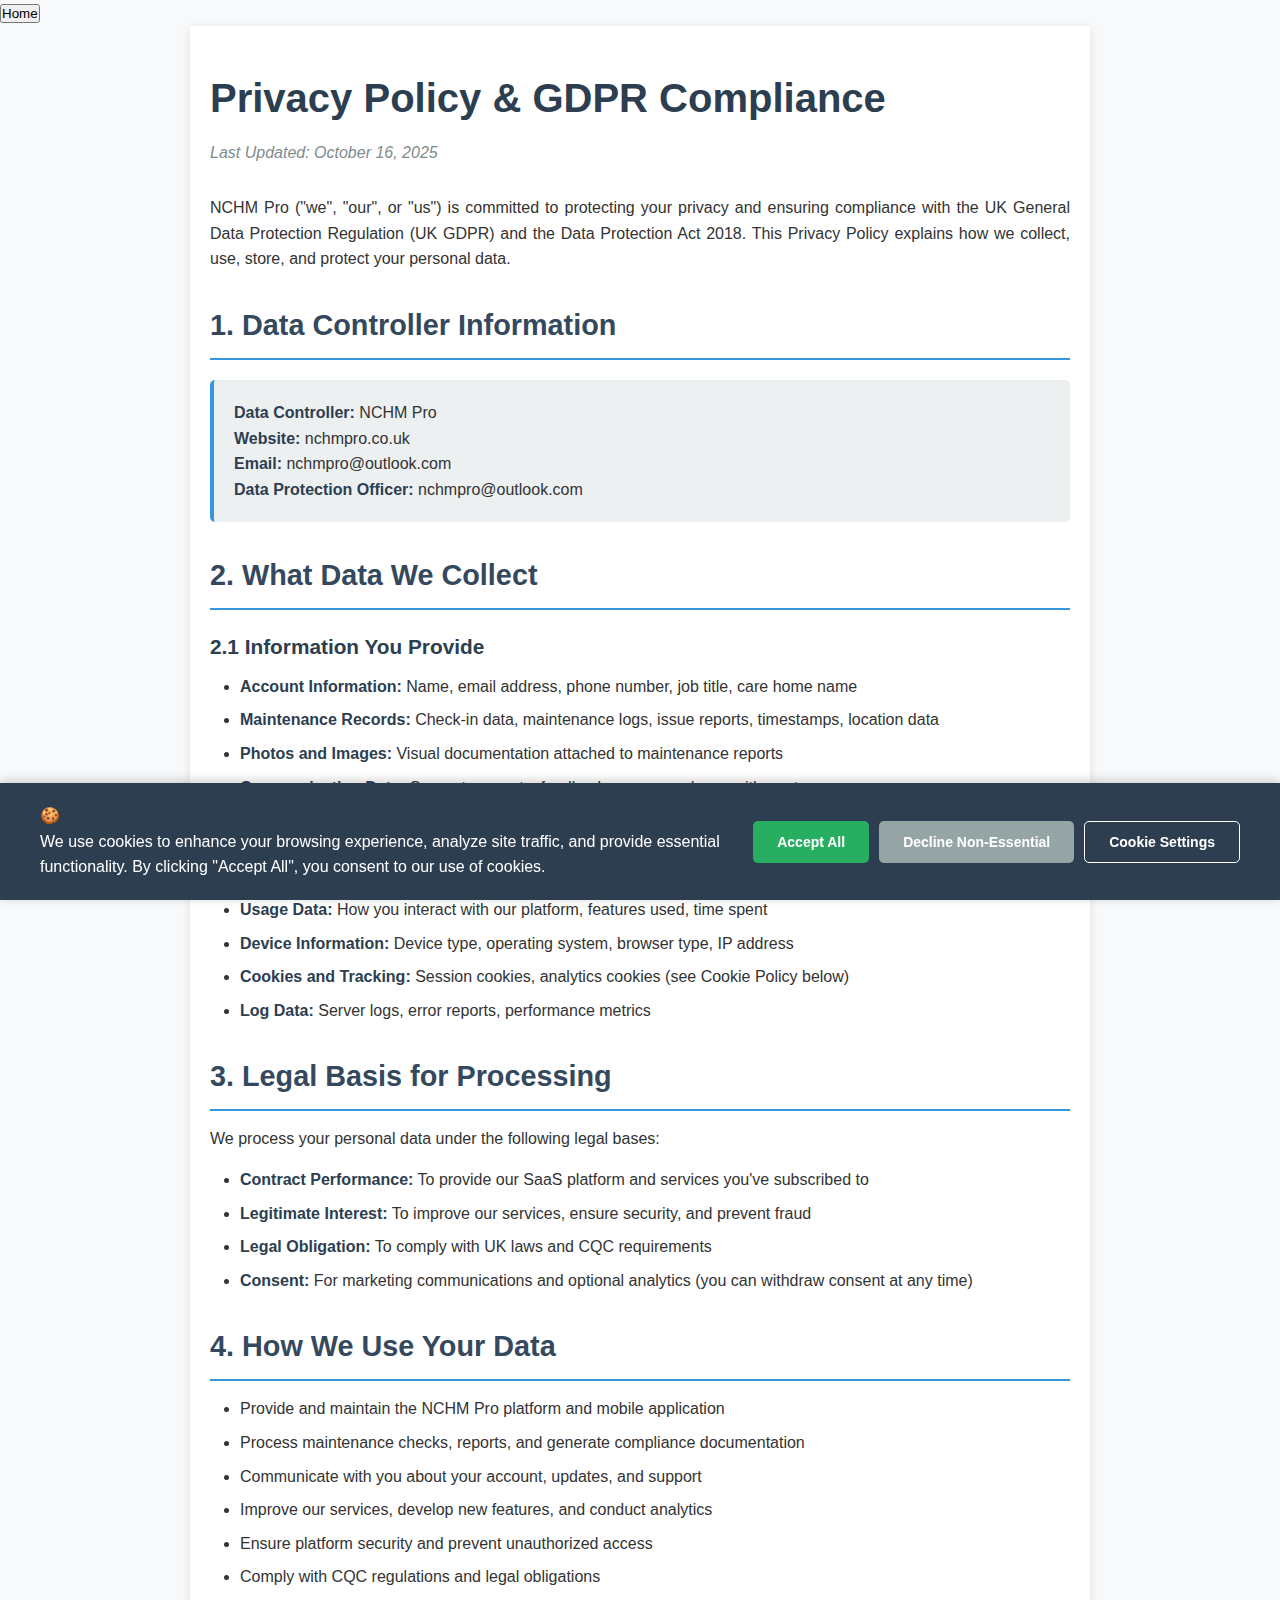
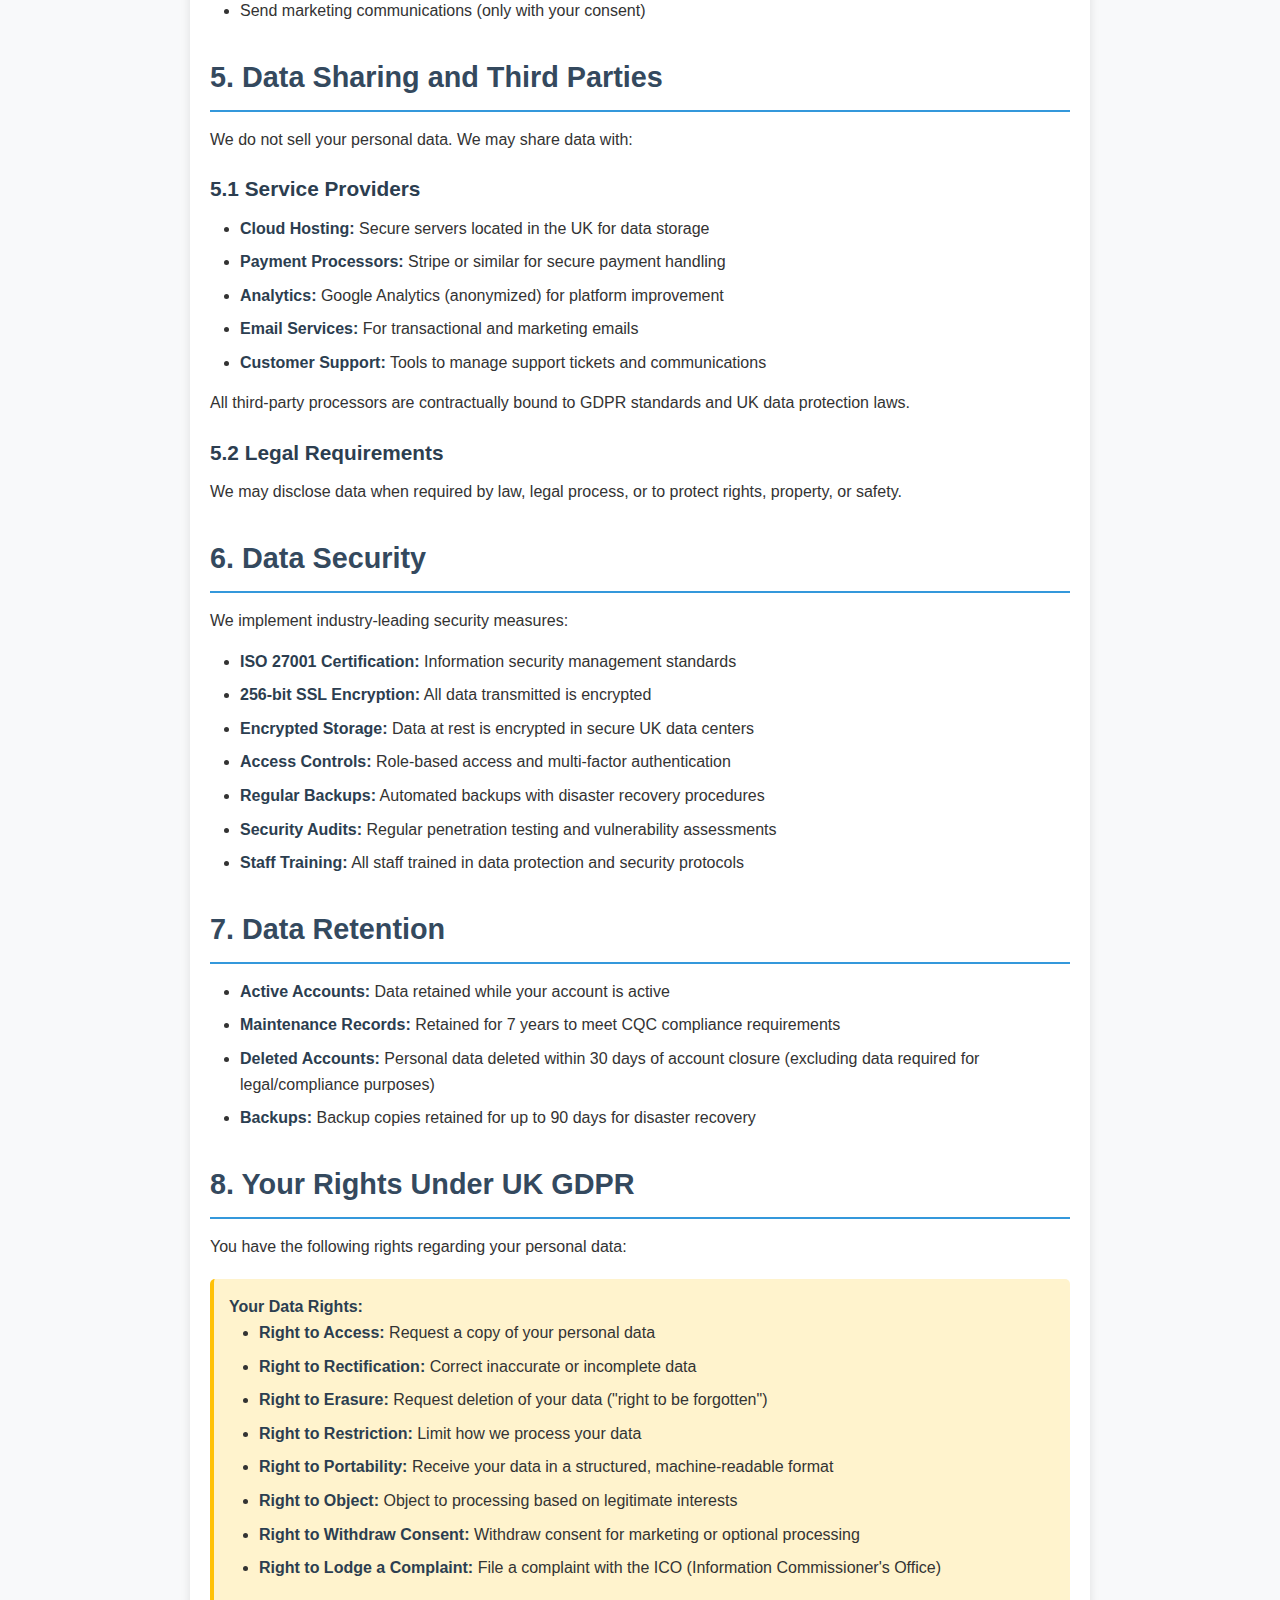
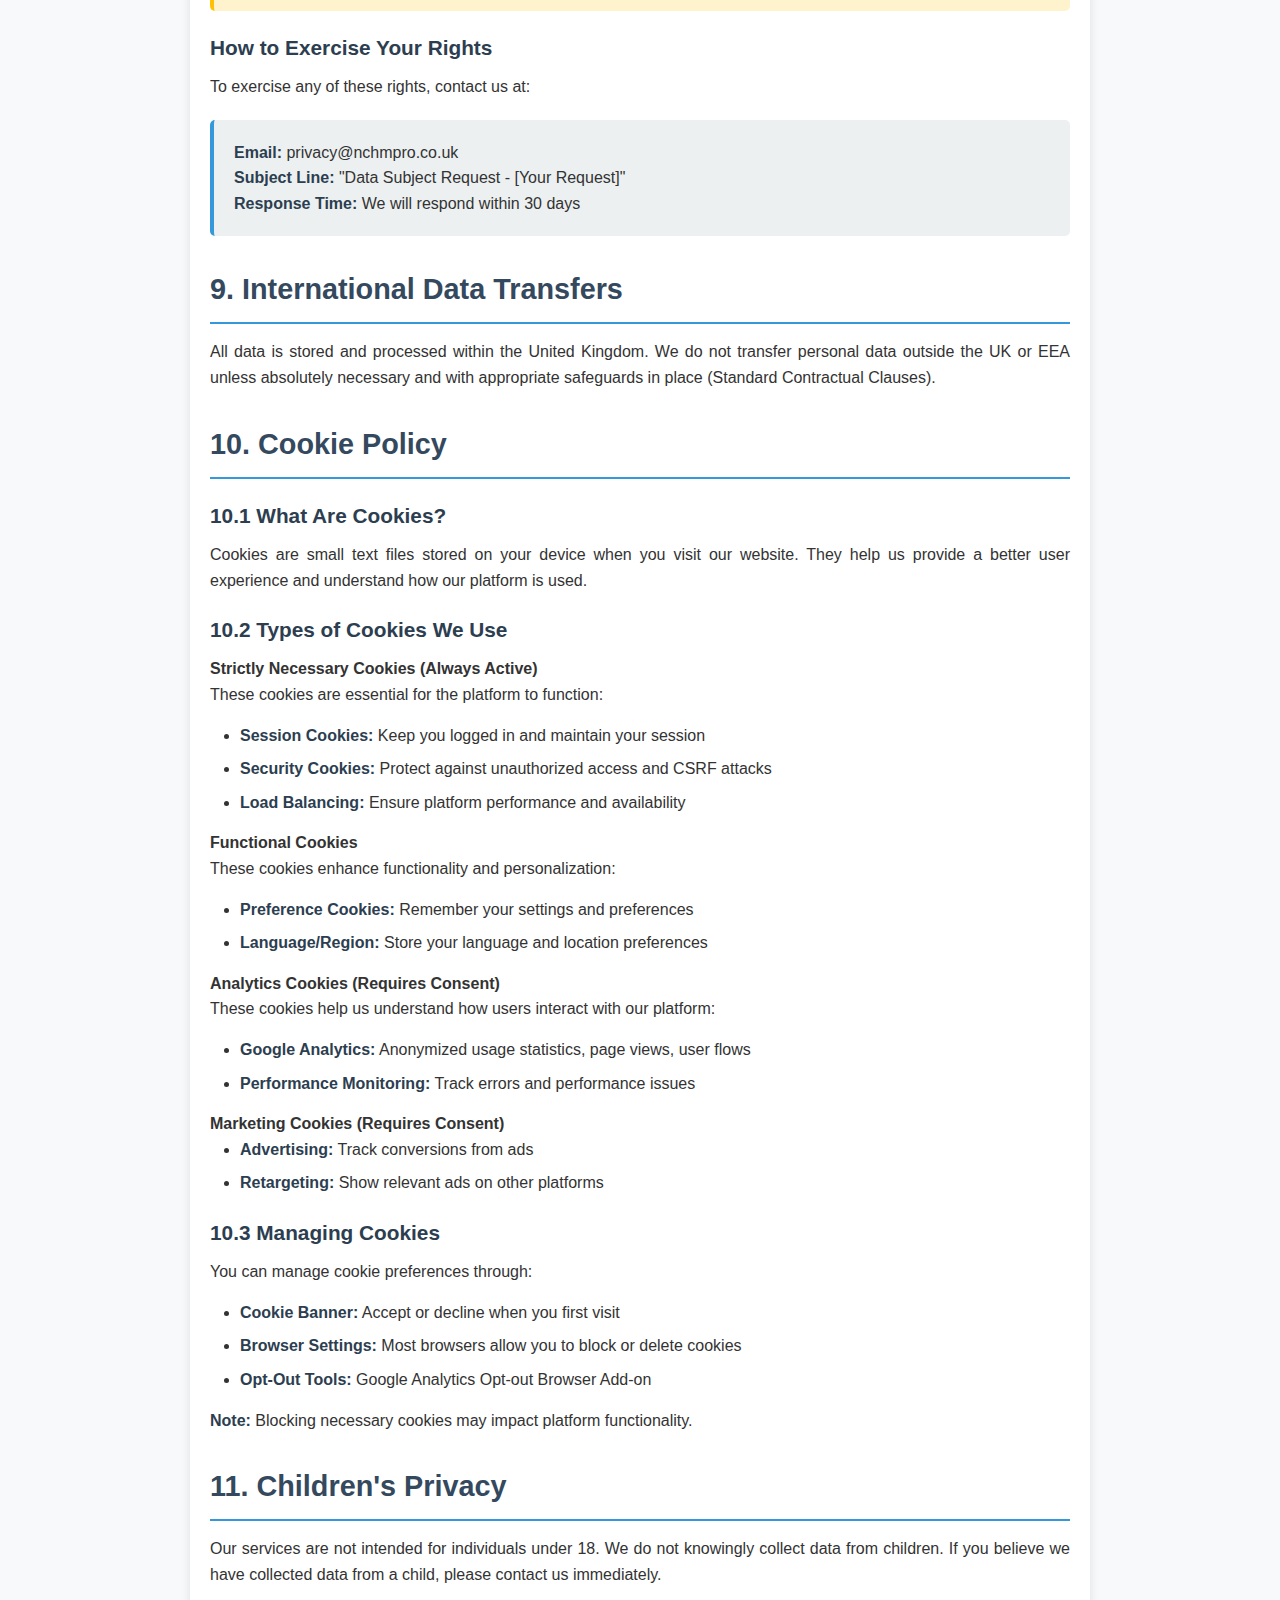
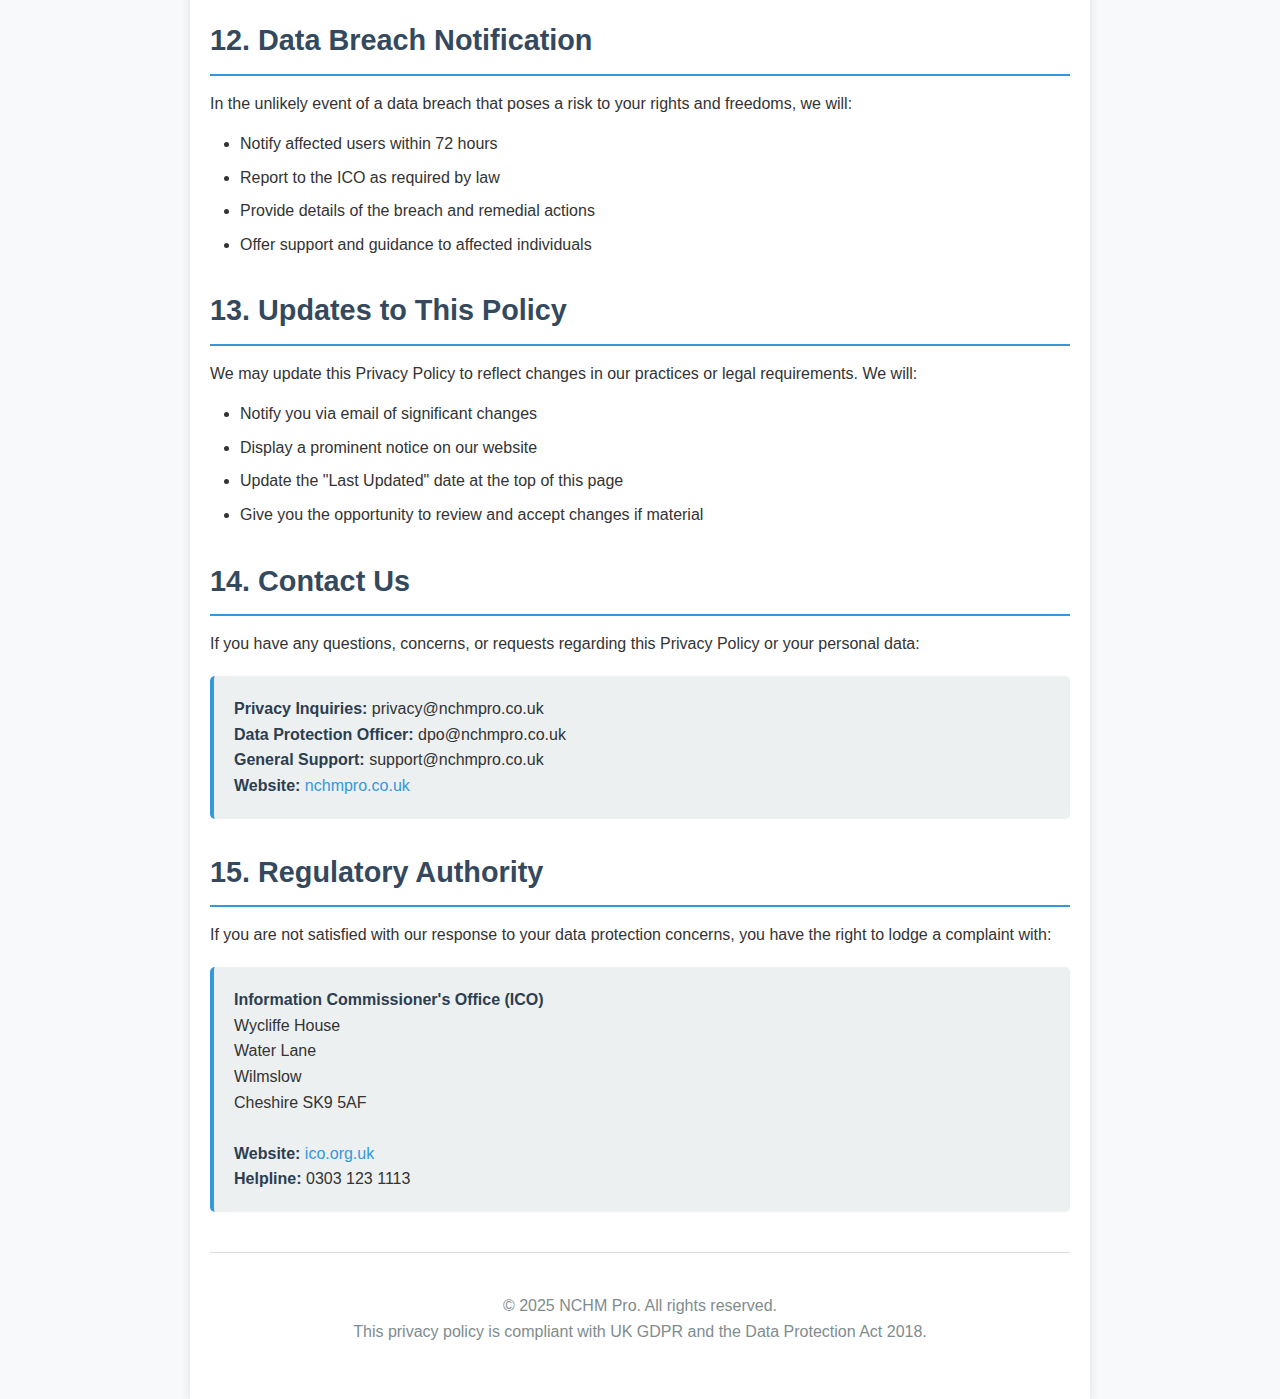
<file: privacy.html>
<!DOCTYPE html>
<html lang="en">
<head>
    <meta charset="UTF-8">
    <meta name="viewport" content="width=device-width, initial-scale=1.0">
    <title>Privacy Policy & GDPR - NCHM Pro</title>
    <style>
        * {
            margin: 0;
            padding: 0;
            box-sizing: border-box;
        }
        
        body {
            font-family: -apple-system, BlinkMacSystemFont, 'Segoe UI', Roboto, Oxygen, Ubuntu, Cantarell, sans-serif;
            line-height: 1.6;
            color: #333;
            background: #f8f9fa;
        }
        
        .container {
            max-width: 900px;
            margin: 0 auto;
            padding: 40px 20px;
            background: white;
            box-shadow: 0 2px 10px rgba(0,0,0,0.1);
        }
        
        h1 {
            color: #2c3e50;
            margin-bottom: 10px;
            font-size: 2.5em;
        }
        
        h2 {
            color: #34495e;
            margin-top: 30px;
            margin-bottom: 15px;
            font-size: 1.8em;
            border-bottom: 2px solid #3498db;
            padding-bottom: 10px;
        }
        
        h3 {
            color: #2c3e50;
            margin-top: 20px;
            margin-bottom: 10px;
            font-size: 1.3em;
        }
        
        p {
            margin-bottom: 15px;
            text-align: justify;
        }
        
        ul, ol {
            margin-left: 30px;
            margin-bottom: 15px;
        }
        
        li {
            margin-bottom: 8px;
        }
        
        .last-updated {
            color: #7f8c8d;
            font-style: italic;
            margin-bottom: 30px;
        }
        
        .contact-box {
            background: #ecf0f1;
            padding: 20px;
            border-radius: 5px;
            margin: 20px 0;
            border-left: 4px solid #3498db;
        }
        
        .highlight {
            background: #fff3cd;
            padding: 15px;
            border-radius: 5px;
            border-left: 4px solid #ffc107;
            margin: 20px 0;
        }
        
        /* Cookie Consent Banner */
        #cookieConsent {
            position: fixed;
            bottom: 0;
            left: 0;
            right: 0;
            background: #2c3e50;
            color: white;
            padding: 20px;
            box-shadow: 0 -2px 10px rgba(0,0,0,0.2);
            z-index: 9999;
            display: none;
        }
        
        #cookieConsent.show {
            display: block;
        }
        
        .cookie-content {
            max-width: 1200px;
            margin: 0 auto;
            display: flex;
            align-items: center;
            justify-content: space-between;
            flex-wrap: wrap;
            gap: 20px;
        }
        
        .cookie-text {
            flex: 1;
            min-width: 300px;
        }
        
        .cookie-buttons {
            display: flex;
            gap: 10px;
            flex-wrap: wrap;
        }
        
        .cookie-btn {
            padding: 12px 24px;
            border: none;
            border-radius: 5px;
            cursor: pointer;
            font-size: 14px;
            font-weight: 600;
            transition: all 0.3s;
        }
        
        .accept-btn {
            background: #27ae60;
            color: white;
        }
        
        .accept-btn:hover {
            background: #229954;
        }
        
        .decline-btn {
            background: #95a5a6;
            color: white;
        }
        
        .decline-btn:hover {
            background: #7f8c8d;
        }
        
        .settings-btn {
            background: transparent;
            color: white;
            border: 1px solid white;
        }
        
        .settings-btn:hover {
            background: rgba(255,255,255,0.1);
        }
        
        strong {
            color: #2c3e50;
        }
        
        a {
            color: #3498db;
            text-decoration: none;
        }
        
        a:hover {
            text-decoration: underline;
        }
        
        @media (max-width: 768px) {
            h1 {
                font-size: 2em;
            }
            
            h2 {
                font-size: 1.5em;
            }
            
            .cookie-content {
                flex-direction: column;
                text-align: center;
            }
            
            .cookie-buttons {
                width: 100%;
                justify-content: center;
            }
        }
    </style>
</head>
<body>
  <button>Home</button>
    <!-- Cookie Consent Banner -->
    <div id="cookieConsent">
        <div class="cookie-content">
            <div class="cookie-text">
                <strong>🍪 We use cookies</strong><br>
                We use cookies to enhance your browsing experience, analyze site traffic, and provide essential functionality. By clicking "Accept All", you consent to our use of cookies.
            </div>
            <div class="cookie-buttons">
                <button class="cookie-btn accept-btn" onclick="acceptCookies()">Accept All</button>
                <button class="cookie-btn decline-btn" onclick="declineCookies()">Decline Non-Essential</button>
                <button class="cookie-btn settings-btn" onclick="scrollToCookiePolicy()">Cookie Settings</button>
            </div>
        </div>
    </div>

    <div class="container">
        <h1>Privacy Policy & GDPR Compliance</h1>
        <p class="last-updated">Last Updated: October 16, 2025</p>
        
        <p>NCHM Pro ("we", "our", or "us") is committed to protecting your privacy and ensuring compliance with the UK General Data Protection Regulation (UK GDPR) and the Data Protection Act 2018. This Privacy Policy explains how we collect, use, store, and protect your personal data.</p>

        <h2>1. Data Controller Information</h2>
        <div class="contact-box">
            <strong>Data Controller:</strong> NCHM Pro<br>
            <strong>Website:</strong> nchmpro.co.uk<br>
            <strong>Email:</strong> nchmpro@outlook.com<br>
            <strong>Data Protection Officer:</strong> nchmpro@outlook.com</div>

        <h2>2. What Data We Collect</h2>
        
        <h3>2.1 Information You Provide</h3>
        <ul>
            <li><strong>Account Information:</strong> Name, email address, phone number, job title, care home name</li>
            <li><strong>Maintenance Records:</strong> Check-in data, maintenance logs, issue reports, timestamps, location data</li>
            <li><strong>Photos and Images:</strong> Visual documentation attached to maintenance reports</li>
            <li><strong>Communication Data:</strong> Support requests, feedback, correspondence with our team</li>
            <li><strong>Payment Information:</strong> Billing details (processed securely by our payment processor)</li>
        </ul>

        <h3>2.2 Information We Collect Automatically</h3>
        <ul>
            <li><strong>Usage Data:</strong> How you interact with our platform, features used, time spent</li>
            <li><strong>Device Information:</strong> Device type, operating system, browser type, IP address</li>
            <li><strong>Cookies and Tracking:</strong> Session cookies, analytics cookies (see Cookie Policy below)</li>
            <li><strong>Log Data:</strong> Server logs, error reports, performance metrics</li>
        </ul>

        <h2>3. Legal Basis for Processing</h2>
        <p>We process your personal data under the following legal bases:</p>
        <ul>
            <li><strong>Contract Performance:</strong> To provide our SaaS platform and services you've subscribed to</li>
            <li><strong>Legitimate Interest:</strong> To improve our services, ensure security, and prevent fraud</li>
            <li><strong>Legal Obligation:</strong> To comply with UK laws and CQC requirements</li>
            <li><strong>Consent:</strong> For marketing communications and optional analytics (you can withdraw consent at any time)</li>
        </ul>

        <h2>4. How We Use Your Data</h2>
        <ul>
            <li>Provide and maintain the NCHM Pro platform and mobile application</li>
            <li>Process maintenance checks, reports, and generate compliance documentation</li>
            <li>Communicate with you about your account, updates, and support</li>
            <li>Improve our services, develop new features, and conduct analytics</li>
            <li>Ensure platform security and prevent unauthorized access</li>
            <li>Comply with CQC regulations and legal obligations</li>
            <li>Send marketing communications (only with your consent)</li>
        </ul>

        <h2>5. Data Sharing and Third Parties</h2>
        <p>We do not sell your personal data. We may share data with:</p>
        
        <h3>5.1 Service Providers</h3>
        <ul>
            <li><strong>Cloud Hosting:</strong> Secure servers located in the UK for data storage</li>
            <li><strong>Payment Processors:</strong> Stripe or similar for secure payment handling</li>
            <li><strong>Analytics:</strong> Google Analytics (anonymized) for platform improvement</li>
            <li><strong>Email Services:</strong> For transactional and marketing emails</li>
            <li><strong>Customer Support:</strong> Tools to manage support tickets and communications</li>
        </ul>
        
        <p>All third-party processors are contractually bound to GDPR standards and UK data protection laws.</p>

        <h3>5.2 Legal Requirements</h3>
        <p>We may disclose data when required by law, legal process, or to protect rights, property, or safety.</p>

        <h2>6. Data Security</h2>
        <p>We implement industry-leading security measures:</p>
        <ul>
            <li><strong>ISO 27001 Certification:</strong> Information security management standards</li>
            <li><strong>256-bit SSL Encryption:</strong> All data transmitted is encrypted</li>
            <li><strong>Encrypted Storage:</strong> Data at rest is encrypted in secure UK data centers</li>
            <li><strong>Access Controls:</strong> Role-based access and multi-factor authentication</li>
            <li><strong>Regular Backups:</strong> Automated backups with disaster recovery procedures</li>
            <li><strong>Security Audits:</strong> Regular penetration testing and vulnerability assessments</li>
            <li><strong>Staff Training:</strong> All staff trained in data protection and security protocols</li>
        </ul>

        <h2>7. Data Retention</h2>
        <ul>
            <li><strong>Active Accounts:</strong> Data retained while your account is active</li>
            <li><strong>Maintenance Records:</strong> Retained for 7 years to meet CQC compliance requirements</li>
            <li><strong>Deleted Accounts:</strong> Personal data deleted within 30 days of account closure (excluding data required for legal/compliance purposes)</li>
            <li><strong>Backups:</strong> Backup copies retained for up to 90 days for disaster recovery</li>
        </ul>

        <h2>8. Your Rights Under UK GDPR</h2>
        <p>You have the following rights regarding your personal data:</p>
        
        <div class="highlight">
            <strong>Your Data Rights:</strong>
            <ul>
                <li><strong>Right to Access:</strong> Request a copy of your personal data</li>
                <li><strong>Right to Rectification:</strong> Correct inaccurate or incomplete data</li>
                <li><strong>Right to Erasure:</strong> Request deletion of your data ("right to be forgotten")</li>
                <li><strong>Right to Restriction:</strong> Limit how we process your data</li>
                <li><strong>Right to Portability:</strong> Receive your data in a structured, machine-readable format</li>
                <li><strong>Right to Object:</strong> Object to processing based on legitimate interests</li>
                <li><strong>Right to Withdraw Consent:</strong> Withdraw consent for marketing or optional processing</li>
                <li><strong>Right to Lodge a Complaint:</strong> File a complaint with the ICO (Information Commissioner's Office)</li>
            </ul>
        </div>

        <h3>How to Exercise Your Rights</h3>
        <p>To exercise any of these rights, contact us at:</p>
        <div class="contact-box">
            <strong>Email:</strong> privacy@nchmpro.co.uk<br>
            <strong>Subject Line:</strong> "Data Subject Request - [Your Request]"<br>
            <strong>Response Time:</strong> We will respond within 30 days
        </div>

        <h2>9. International Data Transfers</h2>
        <p>All data is stored and processed within the United Kingdom. We do not transfer personal data outside the UK or EEA unless absolutely necessary and with appropriate safeguards in place (Standard Contractual Clauses).</p>

        <h2>10. Cookie Policy</h2>
        
        <h3>10.1 What Are Cookies?</h3>
        <p>Cookies are small text files stored on your device when you visit our website. They help us provide a better user experience and understand how our platform is used.</p>

        <h3>10.2 Types of Cookies We Use</h3>
        
        <h4>Strictly Necessary Cookies (Always Active)</h4>
        <p>These cookies are essential for the platform to function:</p>
        <ul>
            <li><strong>Session Cookies:</strong> Keep you logged in and maintain your session</li>
            <li><strong>Security Cookies:</strong> Protect against unauthorized access and CSRF attacks</li>
            <li><strong>Load Balancing:</strong> Ensure platform performance and availability</li>
        </ul>

        <h4>Functional Cookies</h4>
        <p>These cookies enhance functionality and personalization:</p>
        <ul>
            <li><strong>Preference Cookies:</strong> Remember your settings and preferences</li>
            <li><strong>Language/Region:</strong> Store your language and location preferences</li>
        </ul>

        <h4>Analytics Cookies (Requires Consent)</h4>
        <p>These cookies help us understand how users interact with our platform:</p>
        <ul>
            <li><strong>Google Analytics:</strong> Anonymized usage statistics, page views, user flows</li>
            <li><strong>Performance Monitoring:</strong> Track errors and performance issues</li>
        </ul>

        <h4>Marketing Cookies (Requires Consent)</h4>
        <ul>
            <li><strong>Advertising:</strong> Track conversions from ads</li>
            <li><strong>Retargeting:</strong> Show relevant ads on other platforms</li>
        </ul>

        <h3>10.3 Managing Cookies</h3>
        <p>You can manage cookie preferences through:</p>
        <ul>
            <li><strong>Cookie Banner:</strong> Accept or decline when you first visit</li>
            <li><strong>Browser Settings:</strong> Most browsers allow you to block or delete cookies</li>
            <li><strong>Opt-Out Tools:</strong> Google Analytics Opt-out Browser Add-on</li>
        </ul>
        
        <p><strong>Note:</strong> Blocking necessary cookies may impact platform functionality.</p>

        <h2>11. Children's Privacy</h2>
        <p>Our services are not intended for individuals under 18. We do not knowingly collect data from children. If you believe we have collected data from a child, please contact us immediately.</p>

        <h2>12. Data Breach Notification</h2>
        <p>In the unlikely event of a data breach that poses a risk to your rights and freedoms, we will:</p>
        <ul>
            <li>Notify affected users within 72 hours</li>
            <li>Report to the ICO as required by law</li>
            <li>Provide details of the breach and remedial actions</li>
            <li>Offer support and guidance to affected individuals</li>
        </ul>

        <h2>13. Updates to This Policy</h2>
        <p>We may update this Privacy Policy to reflect changes in our practices or legal requirements. We will:</p>
        <ul>
            <li>Notify you via email of significant changes</li>
            <li>Display a prominent notice on our website</li>
            <li>Update the "Last Updated" date at the top of this page</li>
            <li>Give you the opportunity to review and accept changes if material</li>
        </ul>

        <h2>14. Contact Us</h2>
        <p>If you have any questions, concerns, or requests regarding this Privacy Policy or your personal data:</p>
        
        <div class="contact-box">
            <strong>Privacy Inquiries:</strong> privacy@nchmpro.co.uk<br>
            <strong>Data Protection Officer:</strong> dpo@nchmpro.co.uk<br>
            <strong>General Support:</strong> support@nchmpro.co.uk<br>
            <strong>Website:</strong> <a href="https://nchmpro.co.uk">nchmpro.co.uk</a>
        </div>

        <h2>15. Regulatory Authority</h2>
        <p>If you are not satisfied with our response to your data protection concerns, you have the right to lodge a complaint with:</p>
        
        <div class="contact-box">
            <strong>Information Commissioner's Office (ICO)</strong><br>
            Wycliffe House<br>
            Water Lane<br>
            Wilmslow<br>
            Cheshire SK9 5AF<br><br>
            <strong>Website:</strong> <a href="https://ico.org.uk" target="_blank">ico.org.uk</a><br>
            <strong>Helpline:</strong> 0303 123 1113
        </div>

        <hr style="margin: 40px 0; border: none; border-top: 1px solid #ddd;">
        
        <p style="text-align: center; color: #7f8c8d; margin-top: 40px;">
            © 2025 NCHM Pro. All rights reserved.<br>
            This privacy policy is compliant with UK GDPR and the Data Protection Act 2018.
        </p>
    </div>

    <script>
        // Cookie Consent Banner Logic
        window.addEventListener('load', function() {
            // Check if user has already made a choice
            if (!localStorage.getItem('cookieConsent')) {
                document.getElementById('cookieConsent').classList.add('show');
            }
        });

        function acceptCookies() {
            localStorage.setItem('cookieConsent', 'accepted');
            document.getElementById('cookieConsent').classList.remove('show');
            // Initialize analytics and marketing cookies here
            initializeAnalytics();
        }

        function declineCookies() {
            localStorage.setItem('cookieConsent', 'declined');
            document.getElementById('cookieConsent').classList.remove('show');
            // Only use strictly necessary cookies
        }

        function scrollToCookiePolicy() {
            document.querySelector('h2:nth-of-type(10)').scrollIntoView({ behavior: 'smooth' });
        }

        function initializeAnalytics() {
            // Add your Google Analytics or other analytics code here
            // Example: gtag('config', 'GA_MEASUREMENT_ID');
        }
    </script>
</body>
</html>
</file>
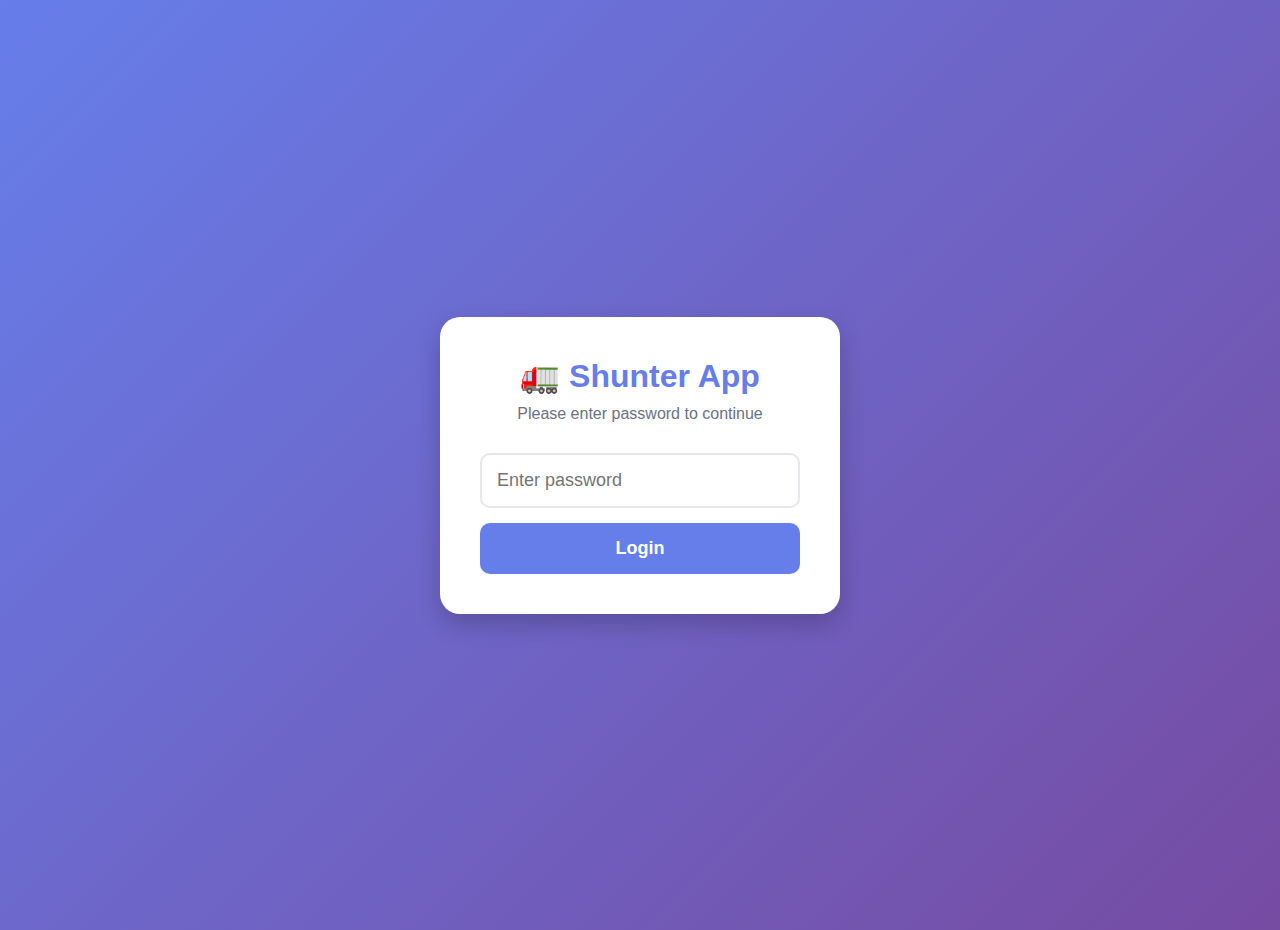
<file: shunterapp.html>
<!DOCTYPE html>
<html lang="en">
<head>
<meta charset="UTF-8">
<meta name="viewport" content="width=device-width, initial-scale=1.0">
<title>Shunter App - Drag & Drop Bays</title>
<style>
* { margin: 0; padding: 0; box-sizing: border-box; }
body {
  font-family: -apple-system, BlinkMacSystemFont, 'Segoe UI', Arial, sans-serif;
  background: linear-gradient(135deg, #667eea 0%, #764ba2 100%);
  min-height: 100vh;
  padding: 15px;
}
.container { max-width: 1400px; margin: 0 auto; }

/* Login Screen Styles */
.login-screen {
  display: flex;
  align-items: center;
  justify-content: center;
  min-height: 100vh;
}
.login-box {
  background: white;
  padding: 40px;
  border-radius: 20px;
  box-shadow: 0 10px 25px rgba(0,0,0,0.2);
  max-width: 400px;
  width: 100%;
}
.login-box h1 {
  color: #667eea;
  font-size: 32px;
  text-align: center;
  margin-bottom: 10px;
}
.login-box p {
  text-align: center;
  color: #6b7280;
  margin-bottom: 30px;
  font-size: 16px;
}
.login-form input {
  width: 100%;
  padding: 15px;
  font-size: 18px;
  border: 2px solid #e5e7eb;
  border-radius: 10px;
  margin-bottom: 15px;
  transition: border-color 0.3s;
}
.login-form input:focus {
  outline: none;
  border-color: #667eea;
}
.login-form button {
  width: 100%;
  padding: 15px;
  background: #667eea;
  color: white;
  border: none;
  border-radius: 10px;
  font-size: 18px;
  font-weight: bold;
  cursor: pointer;
  transition: all 0.3s;
}
.login-form button:hover {
  background: #5568d3;
  transform: translateY(-2px);
}
.error-message {
  background: #fee2e2;
  color: #991b1b;
  padding: 10px 15px;
  border-radius: 8px;
  margin-bottom: 15px;
  font-size: 14px;
  text-align: center;
  display: none;
}

/* Main App Styles */
.main-app { display: none; }
header {
  background: white;
  padding: 20px;
  border-radius: 15px;
  box-shadow: 0 4px 6px rgba(0,0,0,0.1);
  margin-bottom: 20px;
}
h1 { color: #667eea; font-size: 32px; font-weight: bold; text-align: center; }
.tabs { display: flex; gap: 10px; margin-bottom: 20px; }
.tab {
  flex: 1;
  padding: 18px;
  background: white;
  border: none;
  border-radius: 12px;
  font-size: 20px;
  font-weight: bold;
  cursor: pointer;
  transition: all 0.3s;
  box-shadow: 0 2px 4px rgba(0,0,0,0.1);
}
.tab.active {
  background: #667eea;
  color: white;
  transform: translateY(-2px);
  box-shadow: 0 4px 8px rgba(0,0,0,0.2);
}
.content { display: none; }
.content.active { display: block; }
.move-form {
  background: white;
  padding: 25px;
  border-radius: 15px;
  box-shadow: 0 4px 6px rgba(0,0,0,0.1);
  margin-bottom: 20px;
}
.form-group { margin-bottom: 20px; }
.form-group label {
  display: block;
  font-size: 18px;
  font-weight: bold;
  color: #1f2937;
  margin-bottom: 8px;
}
.form-group select,
.form-group input {
  width: 100%;
  padding: 15px;
  font-size: 18px;
  border: 2px solid #e5e7eb;
  border-radius: 10px;
  background: white;
  transition: border-color 0.3s;
}
.form-group select:focus,
.form-group input:focus {
  outline: none;
  border-color: #667eea;
}
.move-button {
  width: 100%;
  padding: 20px;
  background: #667eea;
  color: white;
  border: none;
  border-radius: 12px;
  font-size: 20px;
  font-weight: bold;
  cursor: pointer;
  transition: all 0.3s;
  box-shadow: 0 4px 6px rgba(0,0,0,0.1);
}
.move-button:hover {
  background: #5568d3;
  transform: translateY(-2px);
  box-shadow: 0 6px 12px rgba(0,0,0,0.15);
}
.move-button:active { transform: translateY(0); }
.move-button:disabled {
  background: #9ca3af;
  cursor: not-allowed;
  transform: none;
}
.bay-reference {
  background: white;
  padding: 20px;
  border-radius: 15px;
  box-shadow: 0 4px 6px rgba(0,0,0,0.1);
  margin-bottom: 20px;
}
.bay-section { margin-bottom: 15px; }
.bay-section h3 {
  font-size: 18px;
  font-weight: bold;
  color: #667eea;
  margin-bottom: 10px;
}
.bay-list {
  display: flex;
  flex-wrap: wrap;
  gap: 8px;
}
.bay-chip {
  padding: 8px 12px;
  background: #f3f4f6;
  border-radius: 8px;
  font-size: 14px;
  font-weight: 500;
  color: #374151;
  border: 1px solid #e5e7eb;
}
.success-message {
  background: #d1fae5;
  color: #1f1f1f;
  padding: 15px 20px;
  border-radius: 12px;
  margin-bottom: 20px;
  font-size: 18px;
  font-weight: bold;
  text-align: center;
  display: none;
}
.dashboard-table {
  width: 100%;
  background: white;
  border-radius: 15px;
  overflow: hidden;
  box-shadow: 0 4px 6px rgba(0,0,0,0.1);
  margin-bottom: 20px;
}
.dashboard-table table {
  width: 100%;
  border-collapse: collapse;
}
.dashboard-table th {
  background: #667eea;
  color: white;
  padding: 15px;
  text-align: left;
  font-size: 16px;
}
.dashboard-table td {
  padding: 12px 15px;
  border-bottom: 1px solid #e5e7eb;
  font-size: 16px;
}
.dashboard-table tr:last-child td { border-bottom: none; }
.dashboard-table tr:hover { background: #f9fafb; }
.done-row { background: #e5e7eb; color: #6b7280; }

.checkbox-btn {
  background: white;
  border: 2px solid #9ca3af;
  width: 32px;
  height: 32px;
  border-radius: 6px;
  cursor: pointer;
  font-size: 18px;
  display: flex;
  align-items: center;
  justify-content: center;
  transition: all 0.2s;
}
.checkbox-btn:hover {
  border-color: #667eea;
  background: #f3f4f6;
}
.checkbox-btn.checked {
  background: #10b981;
  border-color: #10b981;
  color: white;
}

/* Delete History Button */
.delete-history-btn {
  width: 100%;
  padding: 15px;
  background: #dc2626;
  color: white;
  border: none;
  border-radius: 12px;
  font-size: 18px;
  font-weight: bold;
  cursor: pointer;
  transition: all 0.3s;
  box-shadow: 0 4px 6px rgba(0,0,0,0.1);
}
.delete-history-btn:hover {
  background: #b91c1c;
  transform: translateY(-2px);
  box-shadow: 0 6px 12px rgba(0,0,0,0.15);
}

/* Print Styles */
@media print {
  body {
    background: white !important;
    padding: 0 !important;
  }
  .container {
    max-width: 100% !important;
  }
  header, .tabs, .delete-history-btn, .move-button {
    display: none !important;
  }
  .dashboard-table {
    box-shadow: none !important;
    border: 1px solid #000 !important;
  }
  .dashboard-table th {
    background: #667eea !important;
    -webkit-print-color-adjust: exact !important;
    print-color-adjust: exact !important;
  }
  .done-row {
    background: #e5e7eb !important;
    -webkit-print-color-adjust: exact !important;
    print-color-adjust: exact !important;
  }
  .print-header {
    display: block !important;
    text-align: center;
    margin-bottom: 20px;
    padding-bottom: 10px;
    border-bottom: 2px solid #000;
  }
  .print-header h1 {
    color: #000 !important;
    font-size: 24px;
    margin-bottom: 5px;
  }
  .print-header p {
    color: #000 !important;
    font-size: 14px;
  }
}

.print-header {
  display: none;
}

/* Modal Styles */
.modal {
  display: none;
  position: fixed;
  z-index: 1000;
  left: 0;
  top: 0;
  width: 100%;
  height: 100%;
  background: rgba(0,0,0,0.5);
  align-items: center;
  justify-content: center;
}
.modal.active {
  display: flex;
}
.modal-content {
  background: white;
  padding: 30px;
  border-radius: 15px;
  box-shadow: 0 10px 25px rgba(0,0,0,0.3);
  max-width: 400px;
  width: 90%;
}
.modal-content h2 {
  color: #667eea;
  font-size: 24px;
  margin-bottom: 20px;
  text-align: center;
}
.modal-content input {
  width: 100%;
  padding: 15px;
  font-size: 18px;
  border: 2px solid #e5e7eb;
  border-radius: 10px;
  margin-bottom: 15px;
}
.modal-content input:focus {
  outline: none;
  border-color: #667eea;
}
.modal-buttons {
  display: flex;
  gap: 10px;
}
.modal-buttons button {
  flex: 1;
  padding: 15px;
  border: none;
  border-radius: 10px;
  font-size: 16px;
  font-weight: bold;
  cursor: pointer;
  transition: all 0.3s;
}
.modal-confirm {
  background: #dc2626;
  color: white;
}
.modal-confirm:hover {
  background: #b91c1c;
}
.modal-cancel {
  background: #e5e7eb;
  color: #374151;
}
.modal-cancel:hover {
  background: #d1d5db;
}

@media (max-width: 768px) {
  h1 { font-size: 24px; }
  .tab { font-size: 16px; padding: 15px; }
  .form-group label { font-size: 16px; }
  .form-group select, .form-group input { font-size: 16px; padding: 12px; }
  .move-button { font-size: 18px; padding: 18px; }
  .bay-reference { padding: 15px; }
  .dashboard-table th { font-size: 14px; padding: 12px; }
  .dashboard-table td { font-size: 14px; padding: 10px; }
}
</style>
</head>
<body>

<!-- Login Screen -->
<div id="login-screen" class="login-screen">
  <div class="login-box">
    <h1>🚛 Shunter App</h1>
    <p>Please enter password to continue</p>
    <div class="login-form">
      <div id="error-message" class="error-message">Incorrect password. Please try again.</div>
      <input type="password" id="password-input" placeholder="Enter password" autocomplete="off">
      <button onclick="checkPassword()">Login</button>
    </div>
  </div>
</div>

<!-- Main App -->
<div id="main-app" class="main-app">
  <div class="container">
    <header><h1>🚛 Shunter App</h1></header>

    <div class="tabs">
      <button class="tab active" onclick="switchTab('move', event)">Move Bays</button>
      <button class="tab" onclick="switchTab('history', event)">History</button>
    </div>

    <!-- MOVE TAB -->
    <div id="move-content" class="content active">
      <div id="success-message" class="success-message"></div>

      <div class="move-form">
        <div class="form-group">
          <label for="from-select">📦 From:</label>
          <select id="from-select">
            <option value="">-- Select Bay --</option>
          </select>
        </div>

        <div class="form-group">
          <label for="to-select">📍 To:</label>
          <select id="to-select">
            <option value="">-- Select Bay --</option>
          </select>
        </div>

        <div class="form-group">
          <label for="trailer-input">🚚 Trailer Number (optional):</label>
          <input id="trailer-input" type="text" placeholder="Enter trailer ID (optional)" maxlength="12">
        </div>

        <button class="move-button" onclick="submitMove()">Move the Trailer</button>
      </div>

      <div class="bay-reference">
        <div class="bay-section">
          <h3>🏢 Building B (Bravo) - 25 Bays</h3>
          <div class="bay-list" id="bravo-list"></div>
        </div>
        <div class="bay-section">
          <h3>🏢 Building C (Charlie) - 26 Bays</h3>
          <div class="bay-list" id="charlie-list"></div>
        </div>
      </div>
    </div>

    <!-- HISTORY TAB -->
    <div id="history-content" class="content">
      <div class="print-header">
        <h1>🚛 Shunter App - Daily Report</h1>
        <p id="print-date"></p>
      </div>
      <div class="dashboard-table">
        <table>
          <thead>
            <tr>
              <th>Trailer</th>
              <th>From</th>
              <th>To</th>
              <th>Time</th>
              <th>Done</th>
            </tr>
          </thead>
          <tbody id="history-body"></tbody>
        </table>
      </div>
      <div style="display: flex; gap: 10px; margin-top: 20px; flex-wrap: wrap;">
        <button class="delete-history-btn" style="flex: 1; min-width: 150px; background: #059669;" onclick="printHistory()">🖨️ Print</button>
        <button class="delete-history-btn" style="flex: 1; min-width: 150px; background: #2563eb;" onclick="emailHistory()">📧 Email</button>
        <button class="delete-history-btn" style="flex: 1; min-width: 150px;" onclick="showDeleteModal()">🗑️ Clear</button>
      </div>
    </div>
  </div>
</div>

<!-- Delete Confirmation Modal -->
<div id="delete-modal" class="modal">
  <div class="modal-content">
    <h2>⚠️ Clear History</h2>
    <p style="text-align: center; margin-bottom: 20px; color: #6b7280;">Enter password to delete all history</p>
    <div id="delete-error" class="error-message">Incorrect password. Please try again.</div>
    <input type="password" id="delete-password" placeholder="Enter delete password">
    <div class="modal-buttons">
      <button class="modal-cancel" onclick="closeDeleteModal()">Cancel</button>
      <button class="modal-confirm" onclick="confirmDelete()">Delete</button>
    </div>
  </div>
</div>

<script>
// Password Protection
function checkPassword() {
  const passwordInput = document.getElementById('password-input');
  const errorMessage = document.getElementById('error-message');
  const loginScreen = document.getElementById('login-screen');
  const mainApp = document.getElementById('main-app');
  
  if (passwordInput.value === 'Tug123') {
    sessionStorage.setItem('shunterLoggedIn', 'true');
    loginScreen.style.display = 'none';
    mainApp.style.display = 'block';
  } else {
    errorMessage.style.display = 'block';
    passwordInput.value = '';
    passwordInput.focus();
  }
}

function checkLoginState() {
  if (sessionStorage.getItem('shunterLoggedIn') === 'true') {
    document.getElementById('login-screen').style.display = 'none';
    document.getElementById('main-app').style.display = 'block';
  }
}

document.getElementById('password-input')?.addEventListener('keypress', function(e) {
  if (e.key === 'Enter') {
    checkPassword();
  }
});

// Auto-clear history at midnight
function checkAndClearHistory() {
  const lastClearDate = localStorage.getItem('shunterLastClear');
  const today = new Date().toDateString();
  
  if (lastClearDate !== today) {
    // New day detected - clear history
    movements = [];
    saveData();
    localStorage.setItem('shunterLastClear', today);
    console.log('History auto-cleared for new day');
  }
}

// Export to CSV function
function printHistory() {
  if (movements.length === 0) {
    alert('No history to print!');
    return;
  }

  // Update print header with current date
  const today = new Date().toLocaleDateString('en-GB', {
    weekday: 'long',
    year: 'numeric',
    month: 'long',
    day: 'numeric'
  });
  document.getElementById('print-date').textContent = today;
  
  // Trigger print dialog
  window.print();
}

// Delete History Modal Functions
function showDeleteModal() {
  const modal = document.getElementById('delete-modal');
  const deleteError = document.getElementById('delete-error');
  const deletePassword = document.getElementById('delete-password');
  
  deleteError.style.display = 'none';
  deletePassword.value = '';
  modal.classList.add('active');
  deletePassword.focus();
}

function closeDeleteModal() {
  const modal = document.getElementById('delete-modal');
  modal.classList.remove('active');
}

function confirmDelete() {
  const deletePassword = document.getElementById('delete-password');
  const deleteError = document.getElementById('delete-error');
  
  if (deletePassword.value === 'delete123') {
    // Clear all history
    movements = [];
    saveData();
    loadHistory();
    closeDeleteModal();
    
    // Show success message
    const successMsg = document.getElementById('success-message');
    successMsg.textContent = '✅ History cleared successfully';
    successMsg.style.display = 'block';
    setTimeout(() => { successMsg.style.display = 'none'; }, 3000);
  } else {
    deleteError.style.display = 'block';
    deletePassword.value = '';
    deletePassword.focus();
  }
}

// Allow Enter key in delete modal
document.getElementById('delete-password')?.addEventListener('keypress', function(e) {
  if (e.key === 'Enter') {
    confirmDelete();
  }
});

// Main App Code
let movements = [];

function loadData() {
  const saved = localStorage.getItem('shunterMovements');
  if (saved) {
    movements = JSON.parse(saved).map(m => ({
      ...m,
      time: new Date(m.time)
    }));
  }
}

function saveData() {
  localStorage.setItem('shunterMovements', JSON.stringify(movements));
}

const bayGroups = {
  'B1':'ANDREE','B2':'ANDREE','B3':'ANDREE','B4':'ANDREE','B5':'ANDREE','B6':'ANDREE','B7':'ANDREE','B8':'ANDREE','B9':'ANDREE','B10':'ANDREE','B11':'ANDREE','B12':'ANDREE',
  'B13':'ADORJAN','B14':'ADORJAN','B15':'ADORJAN','B16':'ADORJAN','B17':'ADORJAN',
  'B18':'MARK','B19':'MARK','B20':'MARK','B21':'MARK','B22':'MARK','B23':'MARK','B24':'MARK','B25':'MARK',
  'C1':'ASDA','C2':'ASDA','C3':'ASDA','C4':'ASDA','C5':'ASDA',
  'C6':'COLLECTION','C7':'COLLECTION','C8':'COLLECTION','C9':'COLLECTION',
  'C10':'MORRISONS','C11':'MORRISONS','C12':'MORRISONS','C13':'MORRISONS',
  'C14':'TESCO','C15':'TESCO','C16':'TESCO','C17':'TESCO','C18':'TESCO','C19':'TESCO','C20':'TESCO','C21':'TESCO','C22':'TESCO','C23':'TESCO',
  'C24':'PULING','C25':'PULING','C26':'PULING'
};

const bravoBays = Array.from({length:25}, (_,i)=>'B'+(i+1));
const charlieBays = Array.from({length:26}, (_,i)=>'C'+(i+1));
const allBays = [...bravoBays, ...charlieBays, 'Yard'];

function initDropdowns() {
  const fromSelect = document.getElementById('from-select');
  const toSelect = document.getElementById('to-select');
  
  allBays.forEach(bay => {
    const fromOption = document.createElement('option');
    fromOption.value = bay;
    fromOption.textContent = bay + (bayGroups[bay] ? ` (${bayGroups[bay]})` : '');
    fromSelect.appendChild(fromOption);
    
    const toOption = document.createElement('option');
    toOption.value = bay;
    toOption.textContent = bay + (bayGroups[bay] ? ` (${bayGroups[bay]})` : '');
    toSelect.appendChild(toOption);
  });
}

function initBayReference() {
  const bravoList = document.getElementById('bravo-list');
  const charlieList = document.getElementById('charlie-list');
  
  bravoBays.forEach(bay => {
    const chip = document.createElement('div');
    chip.className = 'bay-chip';
    chip.textContent = `${bay} - ${bayGroups[bay]}`;
    bravoList.appendChild(chip);
  });
  
  charlieBays.forEach(bay => {
    const chip = document.createElement('div');
    chip.className = 'bay-chip';
    chip.textContent = `${bay} - ${bayGroups[bay]}`;
    charlieList.appendChild(chip);
  });
}

function submitMove() {
  const fromSelect = document.getElementById('from-select');
  const toSelect = document.getElementById('to-select');
  const trailerInput = document.getElementById('trailer-input');
  const successMsg = document.getElementById('success-message');
  
  const from = fromSelect.value;
  const to = toSelect.value;
  const trailer = trailerInput.value.trim();
  
  if (!from || !to) {
    alert('Please select both FROM and TO locations');
    return;
  }
  if (from === to) {
    alert('FROM and TO cannot be the same');
    return;
  }

  movements.unshift({
    from: from,
    to: to,
    trailer: trailer || '-',
    time: new Date(),
    done: false
  });

  saveData();
  
  successMsg.textContent = trailer
    ? `✅ Trailer ${trailer} moved from ${from} → ${to}`
    : `✅ Moved ${from} → ${to}`;
  successMsg.style.display = 'block';
  setTimeout(() => { successMsg.style.display = 'none'; }, 3000);
  
  fromSelect.value = '';
  toSelect.value = '';
  trailerInput.value = '';
  
  loadHistory();
}

function loadHistory(){
  const hb = document.getElementById('history-body');
  hb.innerHTML='';
  movements.slice(0,50).forEach((m,index)=>{
    const time = new Date(m.time).toLocaleString('en-GB',{day:'2-digit',month:'2-digit',hour:'2-digit',minute:'2-digit'});
    const checkboxClass = m.done ? 'checkbox-btn checked' : 'checkbox-btn';
    const checkmark = m.done ? '✓' : '';
    
    hb.innerHTML += `<tr data-index="${index}" class="${m.done?'done-row':''}">
      <td>${m.trailer || '-'}</td>
      <td>${m.from}</td>
      <td>${m.to}</td>
      <td>${time}</td>
      <td><button class="${checkboxClass}" onclick="markDone(${index})">${checkmark}</button></td>
    </tr>`;
  });
  if(movements.length===0)
    hb.innerHTML='<tr><td colspan="5" style="text-align:center; color:#9ca3af;">No moves yet</td></tr>';
}

function markDone(index){
  movements[index].done = true;
  saveData();
  loadHistory();
}

function switchTab(tab,event){
  document.querySelectorAll('.tab').forEach(t=>t.classList.remove('active'));
  document.querySelectorAll('.content').forEach(c=>c.classList.remove('active'));
  event.target.classList.add('active');
  document.getElementById(`${tab}-content`).classList.add('active');
}

// Initialize
checkLoginState();
checkAndClearHistory(); // Check if we need to clear history for new day
loadData();
initDropdowns();
initBayReference();
loadHistory();

// Check every hour if it's a new day
setInterval(checkAndClearHistory, 3600000); // 1 hour
</script>
</body>
</html>
</file>
<file: styles.css>
:root {
  --brand-dark: #121826;
  --brand-mid: #273043;
  --brand-light: #eef2ff;
  --brand-accent: #ff6f47;
  --brand-accent-soft: rgba(255, 111, 71, 0.12);
  --text-dark: #1c2230;
  --text-muted: #5f6c87;
  --surface: #ffffff;
  --surface-alt: #f7f8fc;
  --border-color: rgba(23, 30, 48, 0.08);
  --max-width: 1180px;
  --transition: 180ms ease;
  --shadow-soft: 0 24px 48px rgba(18, 24, 38, 0.12);
}

*,
*::before,
*::after {
  box-sizing: border-box;
}

html {
  font-size: 16px;
}

body {
  margin: 0;
  font-family: "Manrope", system-ui, -apple-system, BlinkMacSystemFont, "Segoe UI",
    sans-serif;
  color: var(--text-dark);
  background-color: var(--surface-alt);
  line-height: 1.6;
}

h1,
h2,
h3,
h4 {
  margin-top: 0;
  color: var(--brand-dark);
  line-height: 1.2;
}

p {
  color: var(--text-muted);
  margin-top: 0.5rem;
  margin-bottom: 0;
}

a {
  color: inherit;
  text-decoration: none;
}

img {
  max-width: 100%;
  display: block;
}

.container {
  width: min(100% - 3rem, var(--max-width));
  margin-inline: auto;
}

.section {
  padding: 5rem 0;
}

.section-alt {
  background-color: var(--surface);
}

.section-header {
  text-align: center;
  max-width: 720px;
  margin: 0 auto 3rem;
}

.eyebrow {
  display: inline-flex;
  align-items: center;
  gap: 0.5rem;
  padding: 0.25rem 0.75rem;
  border-radius: 999px;
  background-color: var(--brand-accent-soft);
  color: var(--brand-accent);
  font-weight: 600;
  text-transform: uppercase;
  letter-spacing: 0.08em;
  font-size: 0.75rem;
}

.btn {
  display: inline-flex;
  align-items: center;
  justify-content: center;
  gap: 0.5rem;
  padding: 0.85rem 1.75rem;
  border-radius: 999px;
  background: linear-gradient(120deg, var(--brand-accent), #ff8a65);
  color: #fff;
  font-weight: 600;
  transition: transform var(--transition), box-shadow var(--transition);
  border: none;
  cursor: pointer;
}

.btn:hover {
  transform: translateY(-2px);
  box-shadow: var(--shadow-soft);
}

.btn:focus-visible {
  outline: 2px solid #fff;
  outline-offset: 3px;
}

.btn-outline {
  background: transparent;
  border: 1px solid rgba(255, 255, 255, 0.6);
  color: #fff;
}

.btn-sm {
  padding: 0.65rem 1.25rem;
  background-color: rgba(255, 255, 255, 0.08);
  border: 1px solid rgba(255, 255, 255, 0.18);
  color: #fff;
}

.btn-full {
  width: 100%;
}

.site-header {
  position: sticky;
  top: 0;
  z-index: 1000;
  background: rgba(18, 24, 38, 0.92);
  backdrop-filter: blur(12px);
  border-bottom: 1px solid rgba(255, 255, 255, 0.08);
}

.header-content {
  display: flex;
  align-items: center;
  justify-content: space-between;
  min-height: 70px;
}

.logo {
  display: inline-flex;
  align-items: center;
  gap: 0.75rem;
  font-weight: 700;
  letter-spacing: 0.04em;
  color: #fff;
}

.logo-mark {
  width: 44px;
  height: 44px;
  border-radius: 12px;
  background: linear-gradient(140deg, var(--brand-accent), #ff9160);
  display: grid;
  place-items: center;
  font-size: 0.9rem;
}

.logo-text {
  font-size: 1.1rem;
}

.logo-text-accent {
  color: var(--brand-accent);
}

.nav {
  display: flex;
  gap: 1.75rem;
  align-items: center;
}

.nav a {
  color: rgba(255, 255, 255, 0.84);
  font-weight: 500;
  position: relative;
}

.nav a::after {
  content: "";
  position: absolute;
  left: 0;
  bottom: -0.35rem;
  width: 100%;
  height: 2px;
  background: var(--brand-accent);
  transform: scaleX(0);
  transform-origin: right;
  transition: transform var(--transition);
}

.nav a:hover::after {
  transform: scaleX(1);
  transform-origin: left;
}

.nav-toggle {
  display: none;
  flex-direction: column;
  gap: 0.35rem;
  background: none;
  border: none;
  cursor: pointer;
}

.nav-toggle span {
  width: 24px;
  height: 2px;
  background: #fff;
  transition: var(--transition);
}

.hero {
  background: radial-gradient(circle at top left, rgba(255, 111, 71, 0.18), transparent),
    linear-gradient(160deg, var(--brand-dark) 0%, #1d2333 35%, #101522 100%);
  color: #fff;
  padding: 8rem 0 7rem;
  position: relative;
}

.hero::after {
  content: "";
  position: absolute;
  inset: 0;
  background: radial-gradient(circle at 75% 25%, rgba(255, 255, 255, 0.1), transparent);
  pointer-events: none;
}

.hero-grid {
  display: grid;
  grid-template-columns: repeat(2, minmax(0, 1fr));
  gap: 4rem;
  position: relative;
  z-index: 1;
}

.tagline {
  display: inline-flex;
  align-items: center;
  gap: 0.5rem;
  padding: 0.35rem 0.85rem;
  border-radius: 999px;
  background-color: rgba(255, 255, 255, 0.08);
  color: rgba(255, 255, 255, 0.85);
  font-weight: 600;
  letter-spacing: 0.08em;
  text-transform: uppercase;
  font-size: 0.75rem;
  margin-bottom: 1.5rem;
}

.hero h1 {
  font-size: clamp(2.5rem, 3.6vw + 1rem, 3.5rem);
  margin-bottom: 1.5rem;
}

.hero p {
  color: rgba(255, 255, 255, 0.78);
  max-width: 520px;
}

.hero-actions {
  display: flex;
  gap: 1.25rem;
  margin: 2rem 0;
  flex-wrap: wrap;
}

.hero-stats {
  display: grid;
  grid-template-columns: repeat(3, minmax(0, 1fr));
  gap: 1.5rem;
  margin: 3rem 0 0;
  padding: 1.5rem;
  border-radius: 18px;
  background: rgba(255, 255, 255, 0.06);
  border: 1px solid rgba(255, 255, 255, 0.1);
}

.hero-stats dt {
  color: #fff;
  font-weight: 600;
  margin-bottom: 0.75rem;
}

.hero-stats dd {
  margin: 0;
  color: rgba(255, 255, 255, 0.7);
  font-size: 0.9rem;
}

.hero-media {
  display: grid;
  gap: 1.5rem;
}

.hero-card {
  position: relative;
  border-radius: 22px;
  overflow: hidden;
  background: rgba(255, 255, 255, 0.04);
  border: 1px solid rgba(255, 255, 255, 0.06);
  box-shadow: 0 18px 40px rgba(10, 12, 22, 0.35);
}

.hero-card-label {
  position: absolute;
  top: 1rem;
  left: 1rem;
  background: rgba(18, 24, 38, 0.75);
  padding: 0.4rem 0.9rem;
  border-radius: 999px;
  font-weight: 600;
  letter-spacing: 0.05em;
  font-size: 0.75rem;
  text-transform: uppercase;
}

.hero-card-img {
  width: 100%;
  padding-top: 65%;
  background-size: cover;
  background-position: center;
}

.hero-card-img-before {
  background-image: url("/before.png");
}

.hero-card-img-after {
  background-image: url("/after.png");
}

.cards-grid {
  display: grid;
  grid-template-columns: repeat(auto-fit, minmax(250px, 1fr));
  gap: 1.75rem;
}

.card {
  padding: 2rem;
  background-color: var(--surface);
  border-radius: 20px;
  border: 1px solid var(--border-color);
  box-shadow: 0 12px 24px rgba(18, 24, 38, 0.06);
  transition: transform var(--transition), box-shadow var(--transition);
}

.card:hover {
  transform: translateY(-6px);
  box-shadow: 0 24px 48px rgba(18, 24, 38, 0.12);
}

.services-grid {
  display: grid;
  grid-template-columns: repeat(auto-fit, minmax(260px, 1fr));
  gap: 2rem;
}

.service-card {
  display: flex;
  flex-direction: column;
  justify-content: space-between;
  padding: 2.25rem;
  border-radius: 24px;
  background: linear-gradient(180deg, #ffffff 0%, #f7f8fc 100%);
  border: 1px solid rgba(18, 24, 38, 0.06);
  box-shadow: 0 24px 44px rgba(8, 15, 28, 0.08);
}

.service-card h3 {
  margin-top: 0.75rem;
}

.service-card ul {
  margin: 1.5rem 0 0;
  padding-left: 1.2rem;
  color: var(--text-muted);
}

.service-card li {
  margin-bottom: 0.6rem;
}

.service-price {
  font-size: 0.9rem;
  font-weight: 700;
  color: var(--brand-accent);
  text-transform: uppercase;
  letter-spacing: 0.08em;
}

.timeline {
  display: grid;
  grid-template-columns: repeat(auto-fit, minmax(220px, 1fr));
  gap: 2rem;
}

.timeline-step {
  background-color: var(--surface);
  border-radius: 20px;
  padding: 2rem;
  border: 1px solid rgba(18, 24, 38, 0.06);
  position: relative;
}

.step-number {
  display: inline-flex;
  align-items: center;
  justify-content: center;
  width: 44px;
  height: 44px;
  background-color: var(--brand-accent);
  color: #fff;
  border-radius: 50%;
  font-weight: 700;
  margin-bottom: 1rem;
}

.target-grid {
  display: grid;
  grid-template-columns: repeat(auto-fit, minmax(240px, 1fr));
  gap: 2rem;
}

.target-grid article {
  padding: 1.75rem;
  border-radius: 18px;
  background: rgba(255, 255, 255, 0.92);
  border: 1px solid rgba(18, 24, 38, 0.05);
  box-shadow: 0 16px 32px rgba(18, 24, 38, 0.1);
}

.testimonials-grid {
  display: grid;
  grid-template-columns: repeat(auto-fit, minmax(260px, 1fr));
  gap: 2rem;
}

.testimonial {
  padding: 2rem;
  background: var(--surface);
  border-radius: 18px;
  border: 1px solid rgba(18, 24, 38, 0.06);
  box-shadow: 0 24px 40px rgba(7, 12, 24, 0.08);
  position: relative;
}

.testimonial blockquote {
  margin: 0 0 1.5rem;
  font-weight: 500;
  color: var(--brand-mid);
}

.testimonial-name {
  font-weight: 700;
  color: var(--brand-dark);
}

.testimonial-role {
  display: block;
  font-size: 0.9rem;
  color: var(--text-muted);
  margin-top: 0.25rem;
}

.kpis {
  padding: 3.5rem 0;
  background: linear-gradient(170deg, #192132, #0d131f);
  color: rgba(255, 255, 255, 0.9);
}

.kpi-grid {
  display: grid;
  grid-template-columns: repeat(auto-fit, minmax(180px, 1fr));
  gap: 2rem;
  text-align: center;
}

.kpi-value {
  font-size: clamp(2rem, 3vw, 2.75rem);
  font-weight: 700;
  display: block;
}

.kpi-label {
  display: block;
  color: rgba(255, 255, 255, 0.75);
  margin-top: 0.5rem;
  letter-spacing: 0.02em;
}

.cta-section {
  padding: 5rem 0;
}

.cta-grid {
  display: grid;
  grid-template-columns: repeat(2, minmax(0, 1fr));
  gap: 3rem;
  align-items: center;
}

.cta-list {
  list-style: none;
  padding: 0;
  margin: 2rem 0 0;
  display: grid;
  gap: 0.75rem;
  color: var(--text-muted);
}

.cta-list li::before {
  content: "•";
  color: var(--brand-accent);
  font-size: 1.5rem;
  margin-right: 0.5rem;
}

.contact-form {
  display: grid;
  gap: 1rem;
  padding: 2rem;
  border-radius: 20px;
  background: var(--surface);
  border: 1px solid rgba(18, 24, 38, 0.08);
  box-shadow: 0 24px 48px rgba(12, 16, 28, 0.12);
}

.contact-form label {
  display: grid;
  gap: 0.5rem;
  font-weight: 600;
  color: var(--brand-mid);
  font-size: 0.95rem;
}

.contact-form input,
.contact-form select,
.contact-form textarea {
  border: 1px solid rgba(18, 24, 38, 0.16);
  border-radius: 12px;
  padding: 0.85rem 1rem;
  font: inherit;
  color: var(--text-dark);
  background-color: #fff;
  transition: border-color var(--transition), box-shadow var(--transition);
}

.contact-form input:focus,
.contact-form select:focus,
.contact-form textarea:focus {
  outline: none;
  border-color: var(--brand-accent);
  box-shadow: 0 0 0 3px rgba(255, 111, 71, 0.18);
}

.form-footnote {
  font-size: 0.85rem;
  color: var(--text-muted);
  margin: 0;
  text-align: center;
}

.form-footnote a {
  color: var(--brand-accent);
  font-weight: 600;
}

.site-footer {
  background-color: var(--brand-dark);
  color: rgba(255, 255, 255, 0.85);
  padding: 4rem 0 0;
}

.footer-grid {
  display: grid;
  grid-template-columns: repeat(auto-fit, minmax(180px, 1fr));
  gap: 2.5rem;
}

.footer-logo .logo-text {
  font-size: 1rem;
}

.footer-links {
  list-style: none;
  padding: 0;
  margin: 0;
  display: grid;
  gap: 0.5rem;
  color: rgba(255, 255, 255, 0.7);
}

.footer-certifications {
  display: flex;
  flex-wrap: wrap;
  gap: 0.75rem;
  margin-top: 1.5rem;
}

.footer-certifications span {
  padding: 0.4rem 0.75rem;
  border-radius: 999px;
  border: 1px solid rgba(255, 255, 255, 0.15);
  font-size: 0.75rem;
}

.footer-bottom {
  border-top: 1px solid rgba(255, 255, 255, 0.08);
  margin-top: 3rem;
  padding: 1.5rem 0;
}

.footer-bottom-content {
  display: flex;
  justify-content: space-between;
  align-items: center;
  font-size: 0.85rem;
  color: rgba(255, 255, 255, 0.6);
}

@media (max-width: 900px) {
  .hero-grid {
    grid-template-columns: 1fr;
  }

  .hero-media {
    grid-template-columns: repeat(2, minmax(0, 1fr));
  }

  .cta-grid {
    grid-template-columns: 1fr;
  }

  .header-content {
    position: relative;
  }

  .nav {
    position: absolute;
    top: 100%;
    right: 1.5rem;
    left: 1.5rem;
    background: rgba(18, 24, 38, 0.95);
    border: 1px solid rgba(255, 255, 255, 0.08);
    border-radius: 16px;
    flex-direction: column;
    padding: 1.25rem;
    gap: 1rem;
    transform: scaleY(0);
    transform-origin: top;
    transition: transform var(--transition);
  }

  .nav.is-open {
    transform: scaleY(1);
  }

  .nav a {
    opacity: 0;
    transform: translateY(-6px);
    transition: opacity var(--transition), transform var(--transition);
  }

  .nav.is-open a {
    opacity: 1;
    transform: translateY(0);
  }

  .nav-toggle {
    display: flex;
  }

  .hero-stats {
    grid-template-columns: repeat(auto-fit, minmax(180px, 1fr));
  }
}

@media (max-width: 640px) {
  .container {
    width: min(100% - 2rem, var(--max-width));
  }

  .section {
    padding: 4rem 0;
  }

  .hero {
    padding: 7rem 0 6rem;
  }

  .hero-actions {
    flex-direction: column;
    align-items: stretch;
  }

  .hero-media {
    grid-template-columns: 1fr;
  }

  .hero-stats {
    padding: 1.25rem;
  }

  .service-card {
    padding: 1.75rem;
  }

  .cta-grid {
    gap: 2rem;
  }

  .contact-form {
    padding: 1.5rem;
  }

  .footer-bottom-content {
    flex-direction: column;
    gap: 0.75rem;
  }
}
</file>
